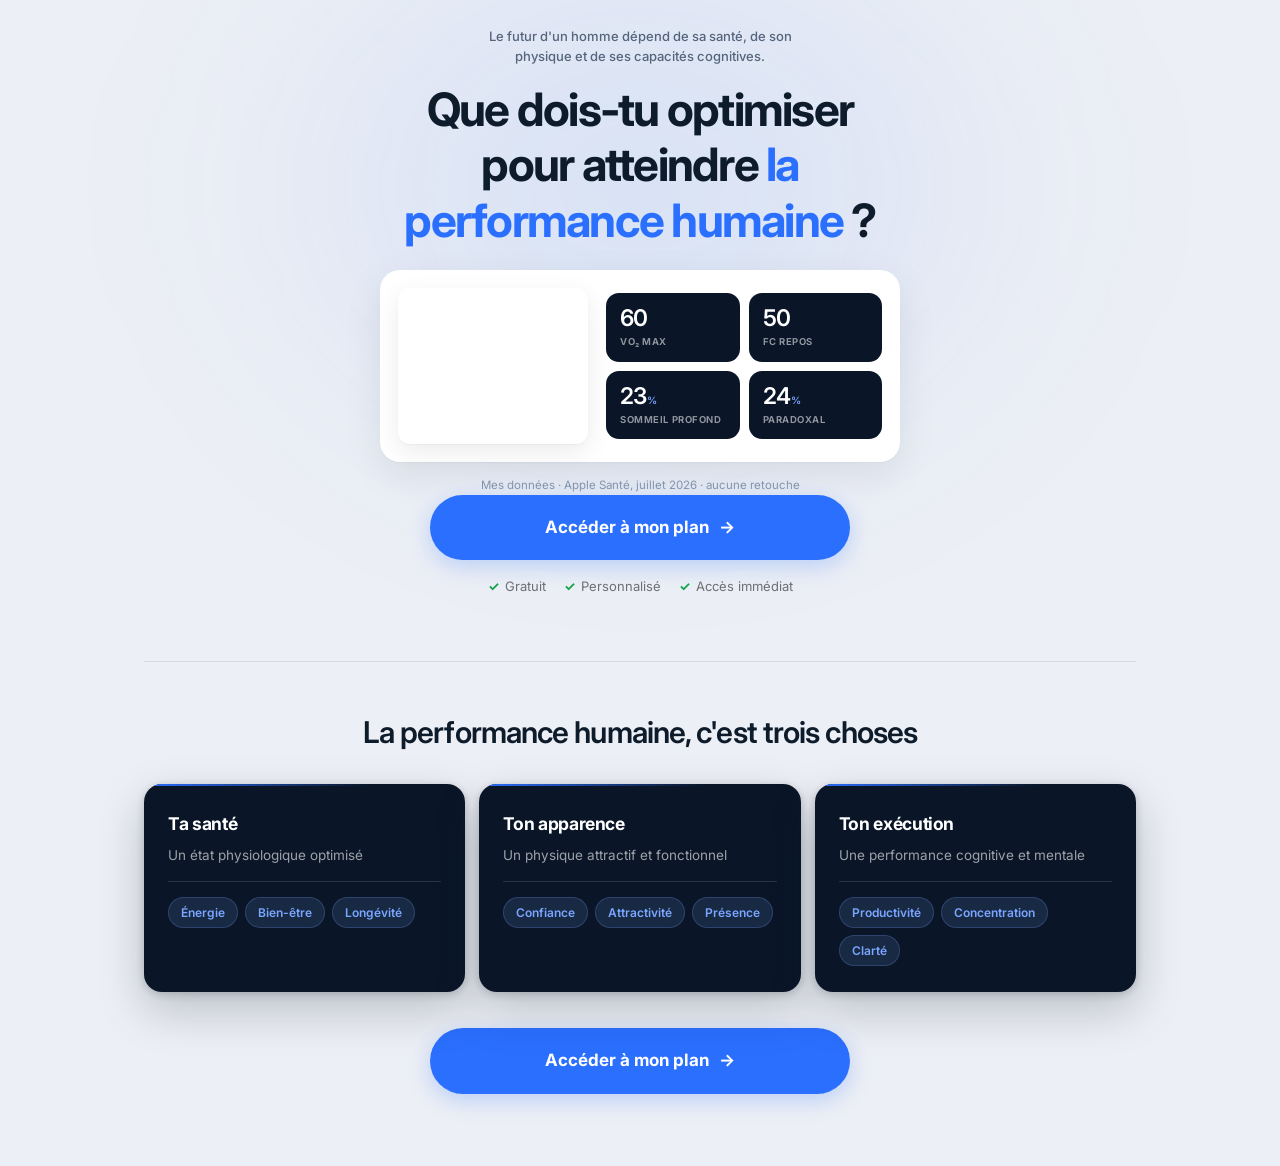
<file: index.html>
<!DOCTYPE html>
<html lang="fr">
<head>
<meta charset="UTF-8">
<meta name="viewport" content="width=device-width, initial-scale=1.0">
<title>Ton plan d'optimisation personnalisé | Florian Parietti</title>
<meta name="description" content="Quelles dimensions dois-tu optimiser pour atteindre ta meilleure version ? Physique, santé, mental, apparence. Plan gratuit, résultat immédiat.">
<link rel="preconnect" href="https://fonts.googleapis.com">
<link rel="preconnect" href="https://fonts.gstatic.com" crossorigin>
<link href="https://fonts.googleapis.com/css2?family=Inter:ital,wght@0,300;0,400;0,500;0,600;0,700;1,400&display=swap" rel="stylesheet">
<link rel="stylesheet" href="styles.css">
<link rel="preload" as="image" href="img/hero-face-m.webp" media="(max-width:700px)">
<link rel="preload" as="image" href="img/hero-face.webp" media="(min-width:701px)">
</head>
<body class="pure entry entry-long">

<main class="en-main">
  <div class="wrap">

    <p class="en-over">Le futur d'un homme dépend de sa santé, de son physique et de ses capacités cognitives.</p>

    <h1 class="en-h1">Que dois-tu optimiser pour atteindre <em>la performance humaine</em>&nbsp;?</h1>

    <div class="en-panel">
      <figure class="en-photo">
        <picture>
          <source media="(max-width:700px)" type="image/webp" srcset="img/hero-face-m.webp">
          <source media="(max-width:700px)" type="image/jpeg" srcset="img/hero-face-m.jpg">
          <source type="image/webp" srcset="img/hero-face.webp">
          <img src="img/hero-face.jpg" alt="Transformation physique 2020 → 2025"
               width="1836" height="1512" fetchpriority="high" decoding="async">
        </picture>
      </figure>
      <div class="en-stats">
        <div class="enst"><b>60</b><span>VO₂ max</span></div>
        <div class="enst"><b>50</b><span>FC repos</span></div>
        <div class="enst"><b>23<i>%</i></b><span>Sommeil profond</span></div>
        <div class="enst"><b>24<i>%</i></b><span>Paradoxal</span></div>
      </div>
    </div>
    <p class="en-note">Mes données · Apple Santé, juillet 2026 · aucune retouche</p>

    <a href="quiz.html" class="en-cta">Accéder à mon plan <span aria-hidden="true">→</span></a>
    <ul class="en-check"><li>Gratuit</li><li>Personnalisé</li><li>Accès immédiat</li></ul>

    <section class="en-def">
      <h2 class="end-ti">La performance humaine, c'est trois choses</h2>
      <div class="end-grid">
        <div class="endc">
          <div class="endc-k">Ta santé</div>
          <p class="endc-d">Un état physiologique optimisé</p>
          <ul><li>Énergie</li><li>Bien-être</li><li>Longévité</li></ul>
        </div>
        <div class="endc">
          <div class="endc-k">Ton apparence</div>
          <p class="endc-d">Un physique attractif et fonctionnel</p>
          <ul><li>Confiance</li><li>Attractivité</li><li>Présence</li></ul>
        </div>
        <div class="endc">
          <div class="endc-k">Ton exécution</div>
          <p class="endc-d">Une performance cognitive et mentale</p>
          <ul><li>Productivité</li><li>Concentration</li><li>Clarté</li></ul>
        </div>
      </div>
      <a href="quiz.html" class="en-cta en-cta2">Accéder à mon plan <span aria-hidden="true">→</span></a>
    </section>

  </div>
</main>

</body>
</html>
</file>
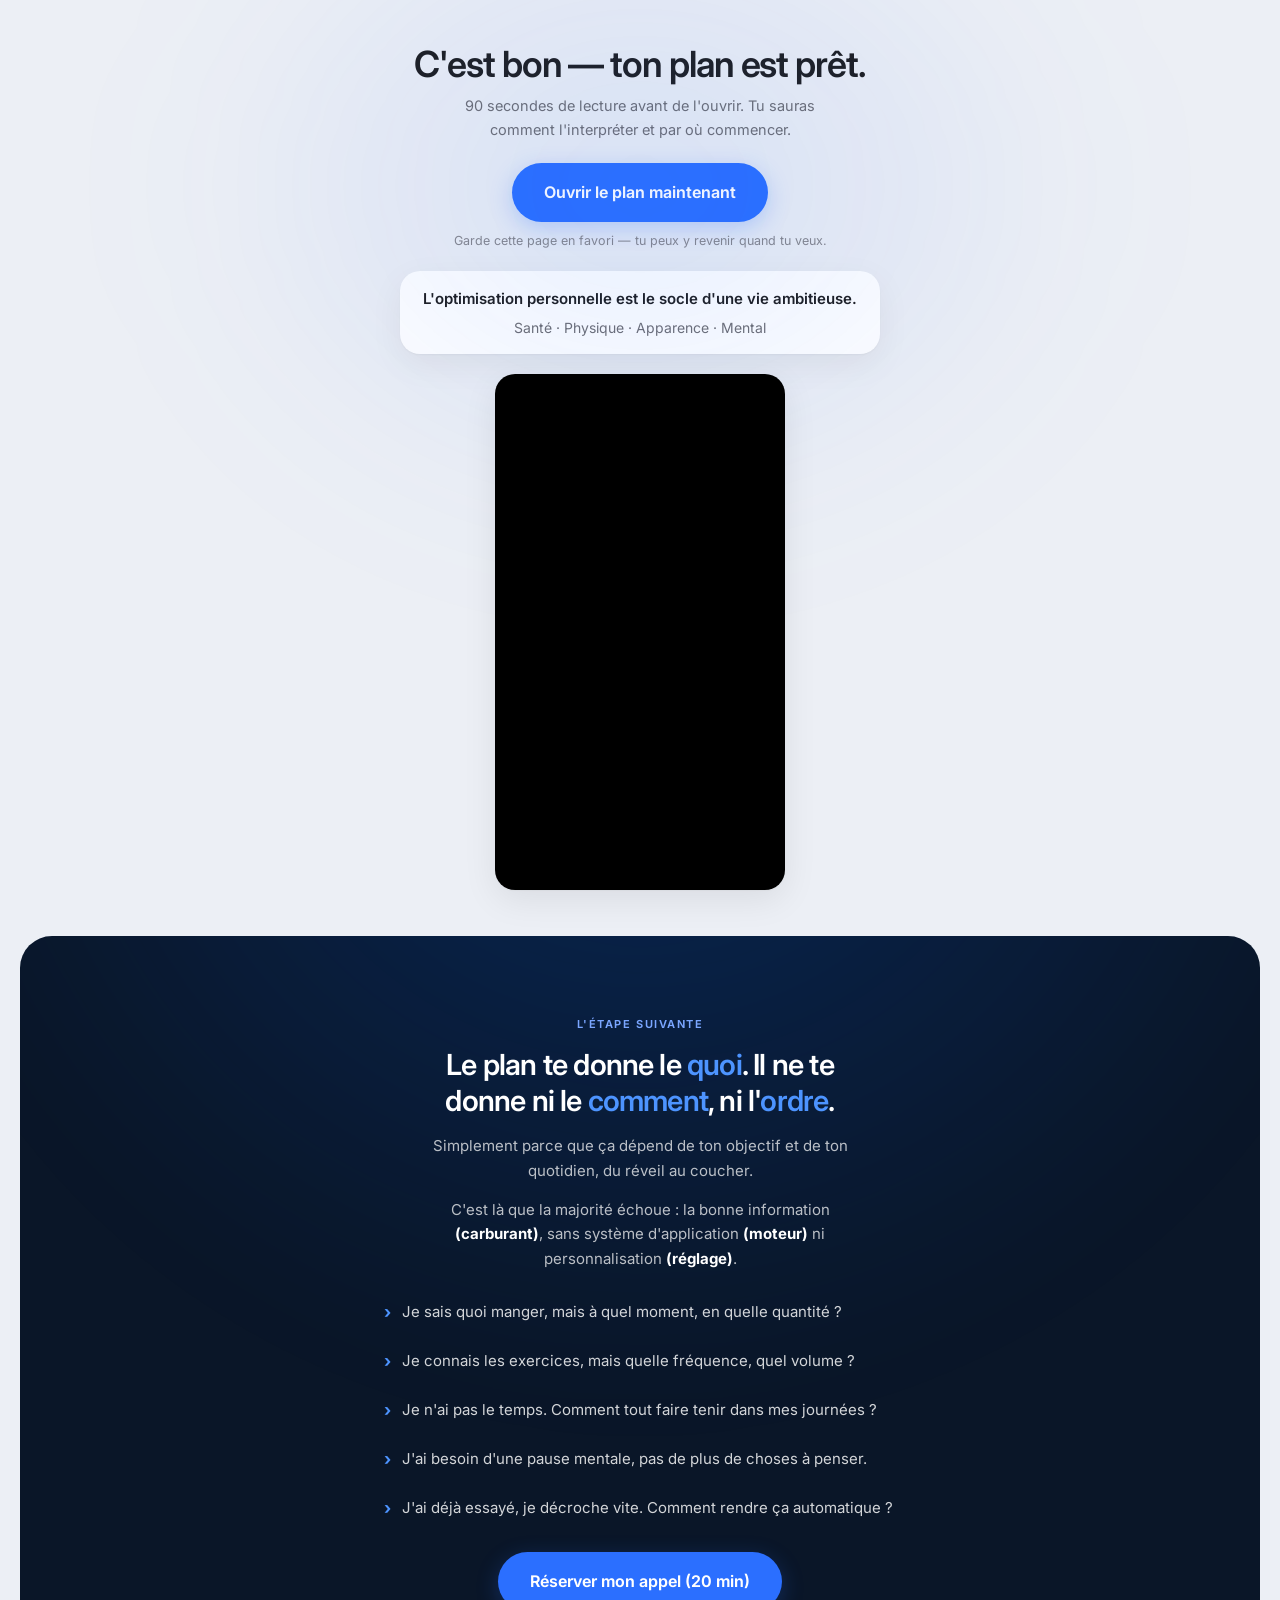
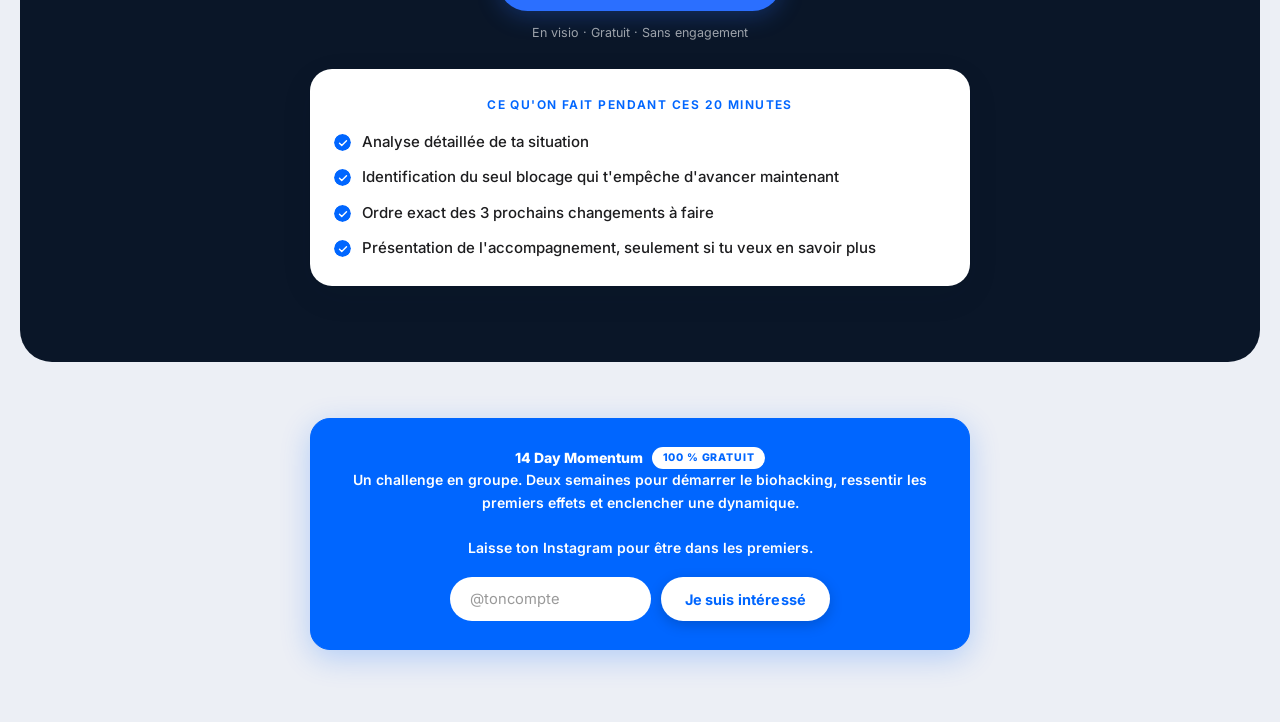
<file: merci.html>
<!DOCTYPE html>
<html lang="fr">
<head>
<meta charset="UTF-8">
<meta name="viewport" content="width=device-width, initial-scale=1.0">
<meta name="robots" content="noindex">
<title>Ton plan est prêt — Florian Parietti</title>
<link rel="preconnect" href="https://fonts.googleapis.com">
<link rel="preconnect" href="https://fonts.gstatic.com" crossorigin>
<link href="https://fonts.googleapis.com/css2?family=Inter:ital,wght@0,300;0,400;0,500;0,600;0,700;1,400&display=swap" rel="stylesheet">
<link rel="stylesheet" href="styles.css">
</head>
<body class="merci-light pure">

<!-- ═══ SECTION 1 — INTRO + PLAN + VIDÉO ═══ -->
<section class="m-sec m-sec-a rv">
  <div class="wrap">
    <div class="merci">
      <h1 class="merci-h1">C'est bon — ton plan est prêt.</h1>
      <p class="merci-sub">90 secondes de lecture avant de l'ouvrir. Tu sauras comment l'interpréter et par où commencer.</p>

      <a href="plan.html" class="cta-main">Ouvrir le plan maintenant</a>
      <p class="cta-micro">Garde cette page en favori — tu peux y revenir quand tu veux.</p>

      <div class="def-mini">
        <strong>L'optimisation personnelle est le socle d'une vie ambitieuse.</strong>
        Santé · Physique · Apparence · Mental
      </div>

      <div class="vid-box">
        <iframe src="https://www.youtube-nocookie.com/embed/sdbfGfz_cWg?rel=0&modestbranding=1&playsinline=1"
                title="Message de Florian" loading="lazy"
                allow="accelerometer; autoplay; clipboard-write; encrypted-media; gyroscope; picture-in-picture; web-share"
                allowfullscreen></iframe>
      </div>
    </div>
  </div>
</section>


<!-- ═══ SECTION 2 — L'ÉTAPE SUIVANTE ═══ -->
<section class="m-sec m-sec-b rv">
  <div class="wrap">
    <div class="merci">
      <div class="s2-ey" style="text-align:center">L'étape suivante</div>
      <h2 class="m-h2">Le plan te donne le <em>quoi</em>. Il ne te donne ni le <em>comment</em>, ni l'<em>ordre</em>.</h2>
      <p class="m-lead">Simplement parce que ça dépend de ton objectif et de ton quotidien, du réveil au coucher.</p>
      <p class="m-lead">C'est là que la majorité échoue : la bonne information <b>(carburant)</b>,
        sans système d'application <b>(moteur)</b> ni personnalisation <b>(réglage)</b>.</p>

      <ul class="wrong-order">
          <li>Je sais quoi manger, mais à quel moment, en quelle quantité ?</li>
          <li>Je connais les exercices, mais quelle fréquence, quel volume ?</li>
          <li>Je n'ai pas le temps. Comment tout faire tenir dans mes journées ?</li>
          <li>J'ai besoin d'une pause mentale, pas de plus de choses à penser.</li>
          <li>J'ai déjà essayé, je décroche vite. Comment rendre ça automatique ?</li>
        </ul>

      <div style="text-align:center;margin-top:32px">
        <a href="https://calendly.com/florian-parietti/30min" class="cta-main" target="_blank" rel="noopener">
          Réserver mon appel (20 min)
        </a>
        <p class="cta-micro">En visio · Gratuit · Sans engagement</p>
      </div>

      <div class="m-card m-card-light">
        <div class="call-ti">Ce qu'on fait pendant ces 20 minutes</div>
        <ul class="call-list">
          <li>Analyse détaillée de ta situation</li>
          <li>Identification du seul blocage qui t'empêche d'avancer maintenant</li>
          <li>Ordre exact des 3 prochains changements à faire</li>
          <li>Présentation de l'accompagnement, seulement si tu veux en savoir plus</li>
        </ul>
      </div>
    </div>
  </div>
</section>


<!-- ═══ SECTION 3 — 14 DAY MOMENTUM ═══ -->
<section class="m-sec m-sec-c rv">
  <div class="wrap">
    <div class="merci">
      <div class="ig-box">
        <p><strong>14 Day Momentum</strong><span class="free-tag">100 % gratuit</span><br>Un challenge en groupe. Deux semaines pour démarrer le biohacking, ressentir les premiers effets et enclencher une dynamique.<br><br>Laisse ton Instagram pour être dans les premiers.</p>
        <div class="ig-row">
          <input class="fi" type="text" id="insta" placeholder="@toncompte" autocomplete="off">
          <button type="button" id="ig-btn">Je suis intéressé</button>
        </div>
        <p id="ig-ok" style="display:none;margin-top:12px;font-size:13px">C'est noté. Tu seras dans les premiers prévenus.</p>
      </div>
    </div>
  </div>
</section>


<script>
const SU = "https://script.google.com/macros/s/AKfycbzn0xHdy_gdTVK5RfOhGaL3pI-vKQZ02wXCI2dZdYPxrKDcUjMPWI0hF8Wp6ML5O1fk/exec";

/* Prénom dans le titre */


/* Instagram optionnel */
document.getElementById('ig-btn').addEventListener('click', function () {
  const ig = document.getElementById('insta').value.trim();
  if (!ig) return;
  const params = new URLSearchParams({
    prenom: '',
    email: sessionStorage.getItem('fp_email') || '',
    instagram: ig,
    objectif_physique: '', objectif_sante: '', autre: '',
    date: new Date().toLocaleString('fr-BE'),
    statut: '14 Day Momentum'
  });
  const f = document.createElement('iframe');
  f.style.display = 'none';
  f.src = SU + '?' + params.toString();
  document.body.appendChild(f);
  this.disabled = true;
  document.getElementById('ig-ok').style.display = 'block';
});
</script>


<script>
(function(){
  var io=new IntersectionObserver(function(es){
    es.forEach(function(e){ if(e.isIntersecting){ e.target.classList.add('in'); io.unobserve(e.target);} });
  },{threshold:.12,rootMargin:'0px 0px -60px 0px'});
  document.querySelectorAll('.rv,.stagger').forEach(function(el){io.observe(el);});
})();
</script>
</body>
</html>
</file>
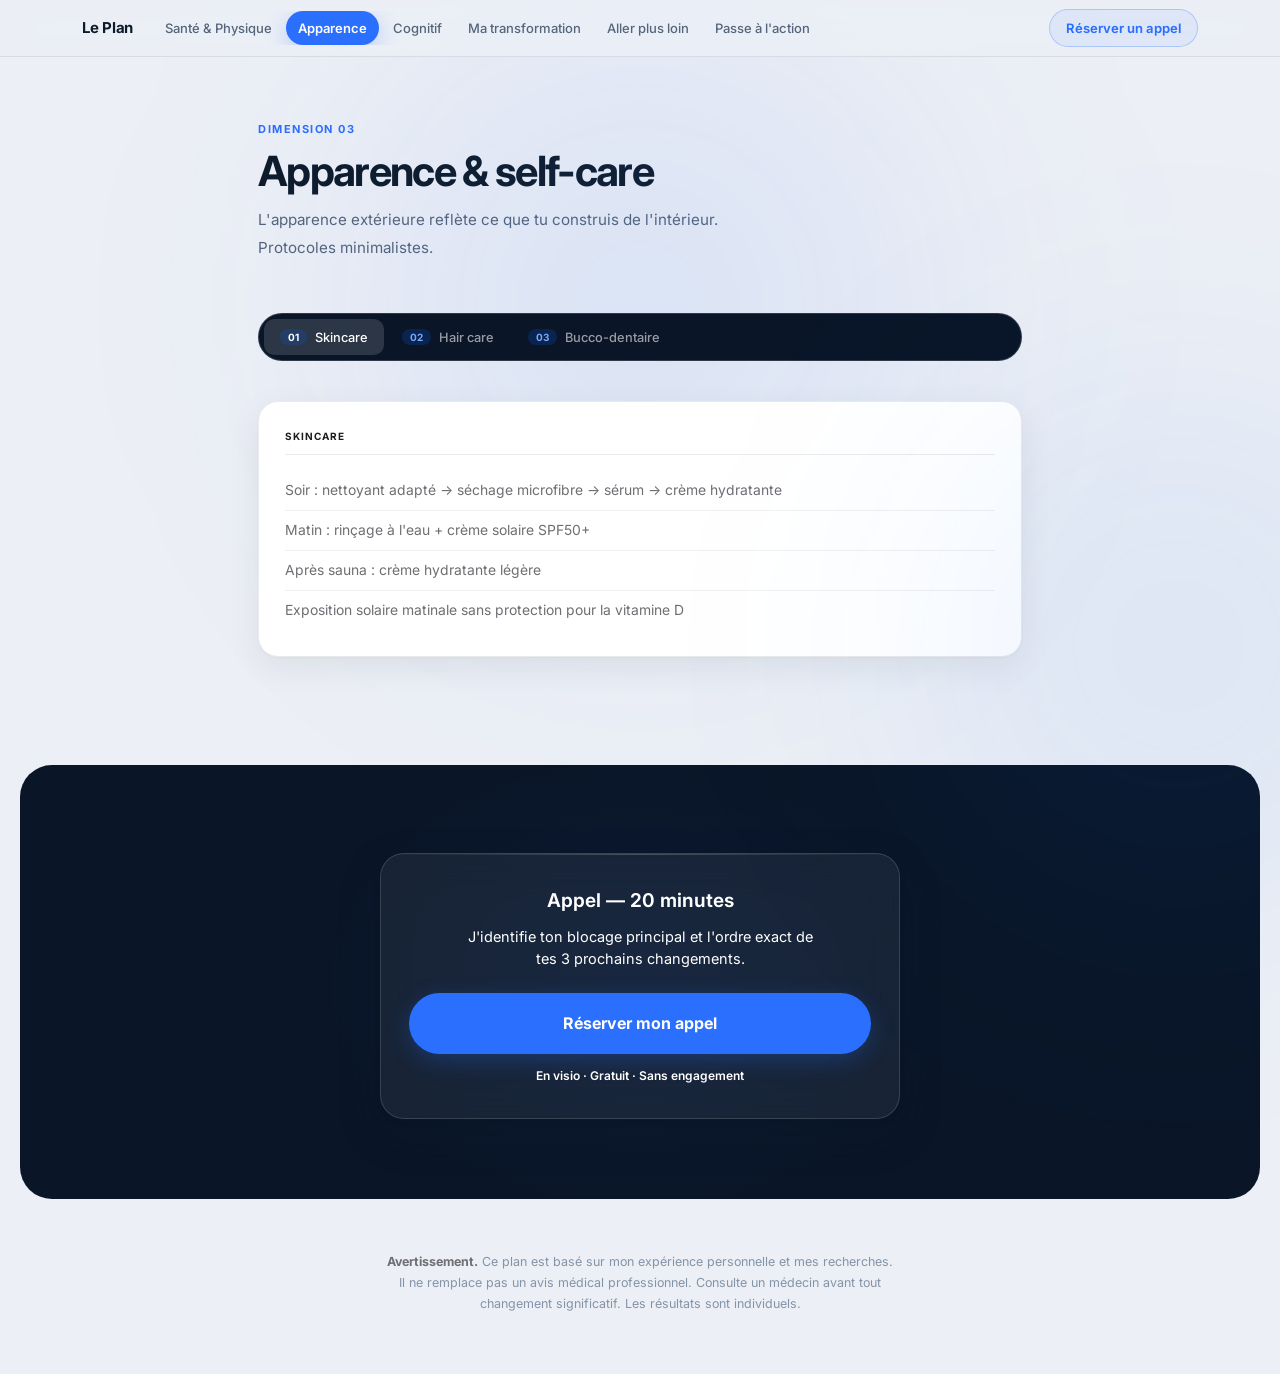
<file: plan-apparence.html>
<!DOCTYPE html>
<html lang="fr">
<head>
<meta charset="UTF-8">
<meta name="viewport" content="width=device-width, initial-scale=1.0">
<meta name="robots" content="noindex">
<title>Apparence & self-care — Florian Parietti</title>
<link rel="preconnect" href="https://fonts.googleapis.com">
<link rel="preconnect" href="https://fonts.gstatic.com" crossorigin>
<link href="https://fonts.googleapis.com/css2?family=Inter:ital,wght@0,300;0,400;0,500;0,600;0,700;1,400&display=swap" rel="stylesheet">
<link rel="stylesheet" href="styles.css">
</head>
<body class="plan-light">

<header class="plan-nav">
  <div class="pn-inner">
    <a href="plan.html" class="pn-logo">Le Plan</a>
    <nav class="pn-links">
      <a href="plan.html" class="pn-link">Santé &amp; Physique</a>
      <a href="plan-apparence.html" class="pn-link active">Apparence</a>
      <a href="plan-cognitif.html" class="pn-link">Cognitif</a>
      <a href="plan-transformation.html" class="pn-link">Ma transformation</a>
      <a href="plan-bloodwork.html" class="pn-link">Aller plus loin</a>
      <a href="plan-outils.html" class="pn-link">Passe à l'action</a>
    </nav>
    <a href="https://calendly.com/florian-parietti/30min" target="_blank" rel="noopener" class="pn-cta">Réserver un appel</a>
  </div>
</header>

<main class="plan-main">
<section class="sec" id="s-care">
  <div class="wrap">
    <div class="s-ey reveal">Dimension 03</div>
    <h2 class="s-ti reveal d1">Apparence &amp; self-care</h2>
    <p class="s-de reveal d2">L'apparence extérieure reflète ce que tu construis de l'intérieur. Protocoles minimalistes.</p>
    <div class="pnav reveal d2">
      <button class="pbtn active" onclick="sp(event,'skin')"><span class="pbtn-n">01</span>Skincare</button>
      <button class="pbtn" onclick="sp(event,'hair')"><span class="pbtn-n">02</span>Hair care</button>
      <button class="pbtn" onclick="sp(event,'oral')"><span class="pbtn-n">03</span>Bucco-dentaire</button>
    </div>

    <div class="pp active" id="p-skin">
      <div class="card-dark"><div class="ch-dark">Skincare</div><ul><li><span>Soir : nettoyant adapté → séchage microfibre → sérum → crème hydratante</span></li><li><span>Matin : rinçage à l'eau + crème solaire SPF50+</span></li><li><span>Après sauna : crème hydratante légère</span></li><li><span>Exposition solaire matinale sans protection pour la vitamine D</span></li></ul></div>
    </div>

    <div class="pp" id="p-hair">
      <div class="card-dark"><div class="ch-dark">Hair care</div><ul><li><span>Shampoing sans sulfates tous les 3–4 jours</span></li><li><span>Séchage microfibre — sèche-cheveux rarement</span></li><li><span>Produit coiffant naturel à base aqueuse</span></li><li><span>Nutrition capillaire : protéines, Oméga-3, Zinc, Biotine, Vitamines C/D/E</span></li></ul></div>
    </div>

    <div class="pp" id="p-oral">
      <div class="card-dark"><div class="ch-dark">Bucco-dentaire</div><ul><li><span>Matin & soir : hydropulseur ou jet dentaire</span></li><li><span>Soie dentaire</span></li><li><span>Brosse électrique à poils souples</span></li><li><span>Gratte-langue (occasionnel)</span></li><li><span>Dentiste 2×/an minimum</span></li></ul></div>
    </div>
  </div>
</section>

<section class="ctaf ctaf-light" id="s-bilan">
  <div class="wrap">
    <div class="ctab reveal">
      <div class="ctab-ti">Appel — 20 minutes</div>
      <p class="ctab-su">J'identifie ton blocage principal et l'ordre exact de tes 3 prochains changements.</p>
      <a href="https://calendly.com/florian-parietti/30min" class="ctab-btn" target="_blank" rel="noopener">Réserver mon appel</a>
      <p class="ctab-no">En visio · Gratuit · Sans engagement</p>
    </div>
  </div>
</section>
</main>

<div class="disc">
  <div class="wrap"><p><strong>Avertissement.</strong> Ce plan est basé sur mon expérience personnelle et mes recherches. Il ne remplace pas un avis médical professionnel. Consulte un médecin avant tout changement significatif. Les résultats sont individuels.</p></div>
</div>

<script>
const io = new IntersectionObserver(e => {
  e.forEach(x => { if (x.isIntersecting) { x.target.classList.add('on'); io.unobserve(x.target); } });
}, { threshold: .1 });
document.querySelectorAll('.reveal').forEach(el => io.observe(el));

function sp(e, id) {
  var sec = e.currentTarget.closest('section');
  sec.querySelectorAll('.pbtn').forEach(b => b.classList.remove('active'));
  sec.querySelectorAll('.pp').forEach(p => p.classList.remove('active'));
  e.currentTarget.classList.add('active');
  var t = document.getElementById('p-' + id);
  if (t) t.classList.add('active');
}
</script>


<script>
(function(){
  var nav=document.querySelector('.pn-links');
  var act=document.querySelector('.pn-link.active');
  if(nav&&act){
    var target = act.offsetLeft - (nav.clientWidth/2) + (act.clientWidth/2);
    nav.scrollLeft = Math.max(0, target);
  }
})();
</script>
</body>
</html>
</file>
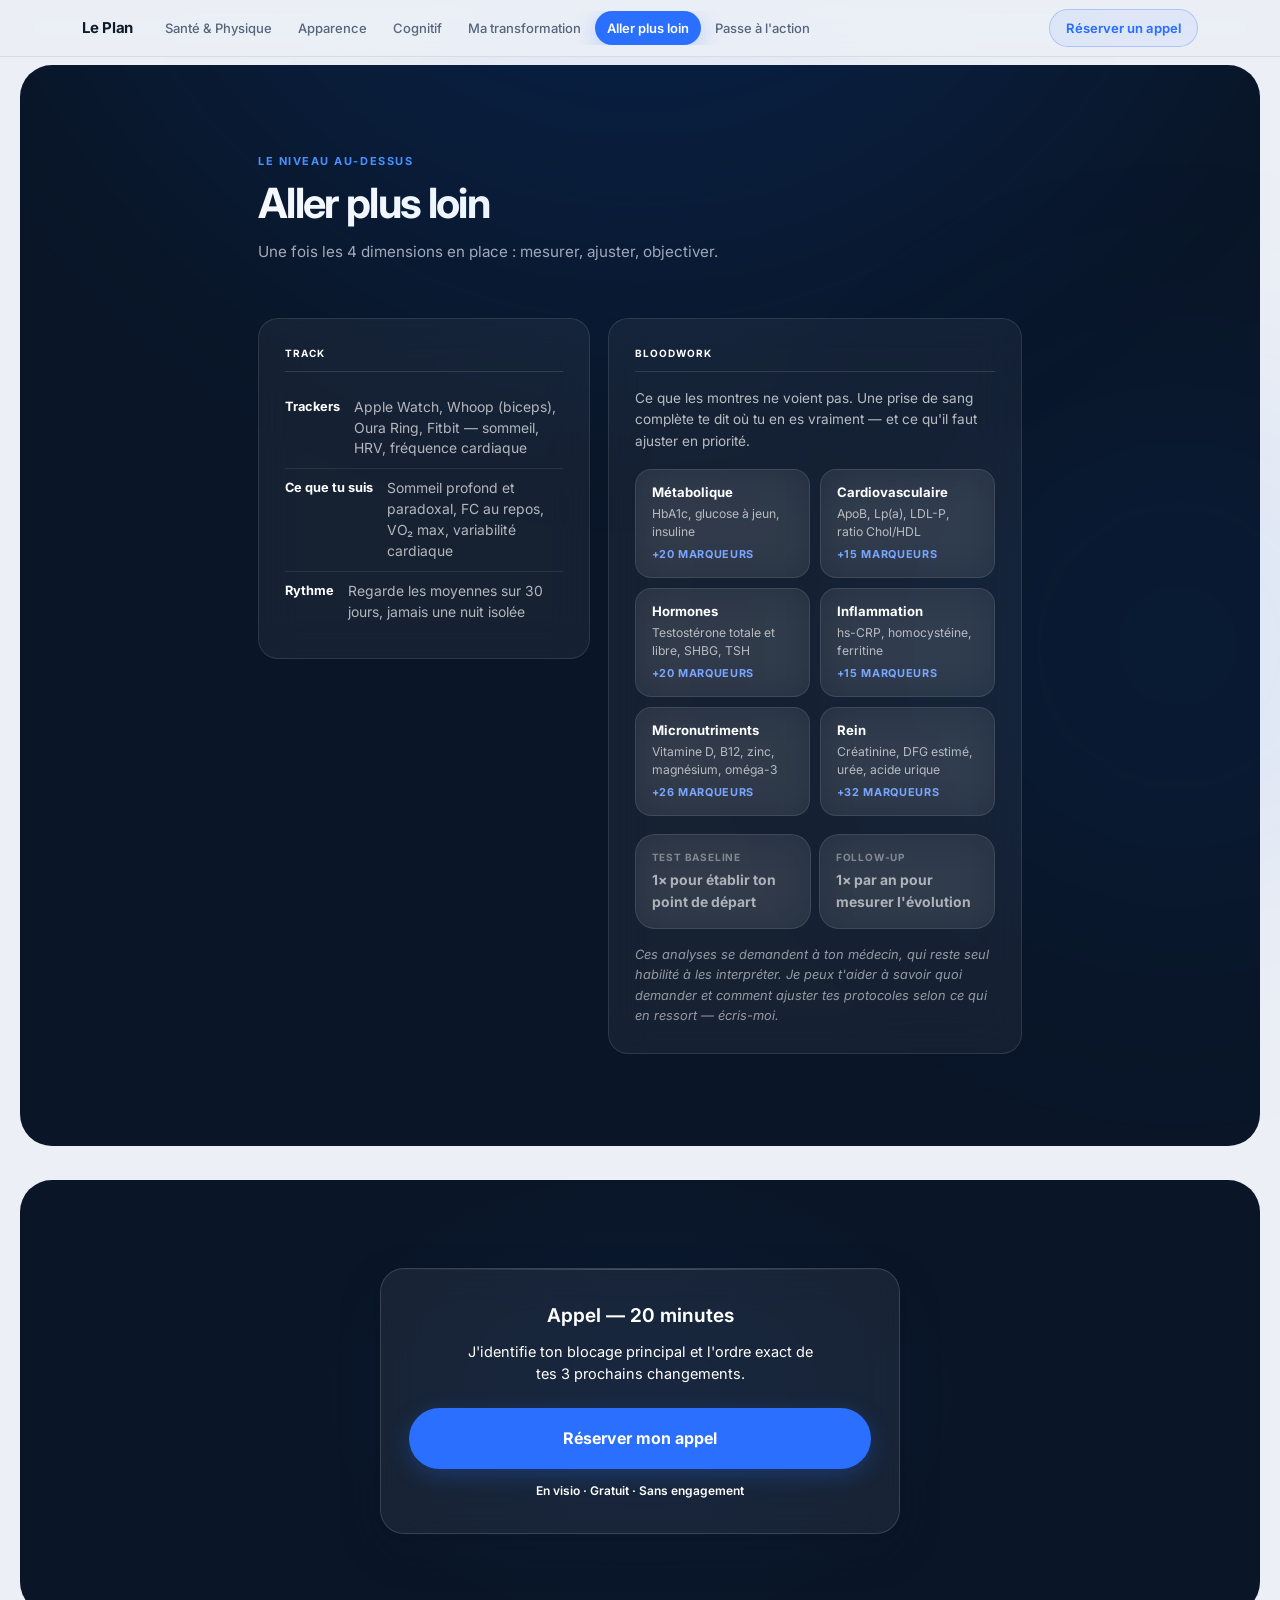
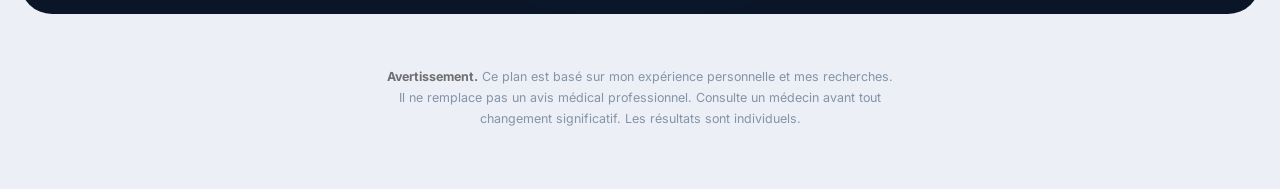
<file: plan-bloodwork.html>
<!DOCTYPE html>
<html lang="fr">
<head>
<meta charset="UTF-8">
<meta name="viewport" content="width=device-width, initial-scale=1.0">
<meta name="robots" content="noindex">
<title>Aller plus loin — Florian Parietti</title>
<link rel="preconnect" href="https://fonts.googleapis.com">
<link rel="preconnect" href="https://fonts.gstatic.com" crossorigin>
<link href="https://fonts.googleapis.com/css2?family=Inter:ital,wght@0,300;0,400;0,500;0,600;0,700;1,400&display=swap" rel="stylesheet">
<link rel="stylesheet" href="styles.css">
</head>
<body class="plan-light">

<header class="plan-nav">
  <div class="pn-inner">
    <a href="plan.html" class="pn-logo">Le Plan</a>
    <nav class="pn-links">
      <a href="plan.html" class="pn-link">Santé &amp; Physique</a>
      <a href="plan-apparence.html" class="pn-link">Apparence</a>
      <a href="plan-cognitif.html" class="pn-link">Cognitif</a>
      <a href="plan-transformation.html" class="pn-link">Ma transformation</a>
      <a href="plan-bloodwork.html" class="pn-link active">Aller plus loin</a>
      <a href="plan-outils.html" class="pn-link">Passe à l'action</a>
    </nav>
    <a href="https://calendly.com/florian-parietti/30min" target="_blank" rel="noopener" class="pn-cta">Réserver un appel</a>
  </div>
</header>

<main class="plan-main">
<section class="sec sec-gray" id="s-plus">
  <div class="wrap">
    <div class="s-ey s-ey-w reveal">Le niveau au-dessus</div>
    <h2 class="s-ti reveal d1">Aller plus loin</h2>
    <p class="s-de reveal d2">Une fois les 4 dimensions en place : mesurer, ajuster, objectiver.</p>

    <div class="care-grid">

      <div class="card-dark card-white reveal d2">
        <div class="ch-dark">Track</div>
        <ul>
          <li><strong>Trackers</strong><span>Apple Watch, Whoop (biceps), Oura Ring, Fitbit — sommeil, HRV, fréquence cardiaque</span></li>
          <li><strong>Ce que tu suis</strong><span>Sommeil profond et paradoxal, FC au repos, VO₂ max, variabilité cardiaque</span></li>
          <li><strong>Rythme</strong><span>Regarde les moyennes sur 30 jours, jamais une nuit isolée</span></li>
        </ul>
      </div>

      <div class="card-dark reveal d3">
        <div class="ch-dark">Bloodwork</div>
        <p class="bw-intro" style="font-size:.85rem;line-height:1.6;margin-bottom:16px">
          Ce que les montres ne voient pas. Une prise de sang complète te dit où tu en es vraiment —
          et ce qu'il faut ajuster en priorité.
        </p>
        <div class="bw-grid">
          <div class="bw"><div class="bw-t">Métabolique</div><div class="bw-d">HbA1c, glucose à jeun, insuline</div><div class="bw-n">+20 marqueurs</div></div>
          <div class="bw"><div class="bw-t">Cardiovasculaire</div><div class="bw-d">ApoB, Lp(a), LDL-P, ratio Chol/HDL</div><div class="bw-n">+15 marqueurs</div></div>
          <div class="bw"><div class="bw-t">Hormones</div><div class="bw-d">Testostérone totale et libre, SHBG, TSH</div><div class="bw-n">+20 marqueurs</div></div>
          <div class="bw"><div class="bw-t">Inflammation</div><div class="bw-d">hs-CRP, homocystéine, ferritine</div><div class="bw-n">+15 marqueurs</div></div>
          <div class="bw"><div class="bw-t">Micronutriments</div><div class="bw-d">Vitamine D, B12, zinc, magnésium, oméga-3</div><div class="bw-n">+26 marqueurs</div></div>
          <div class="bw"><div class="bw-t">Rein</div><div class="bw-d">Créatinine, DFG estimé, urée, acide urique</div><div class="bw-n">+32 marqueurs</div></div>
        </div>
        <div class="sg" style="margin-top:18px">
          <div class="sd"><div class="sdn">Test baseline</div><div class="sdf">1× pour établir ton point de départ</div></div>
          <div class="sd"><div class="sdn">Follow-up</div><div class="sdf">1× par an pour mesurer l'évolution</div></div>
        </div>
        <p class="bw-note" style="font-size:.8rem;line-height:1.6;margin-top:16px;font-style:italic">
          Ces analyses se demandent à ton médecin, qui reste seul habilité à les interpréter.
          Je peux t'aider à savoir quoi demander et comment ajuster tes protocoles selon ce qui en ressort — écris-moi.
        </p>
      </div>

    </div>
  </div>
</section>

<section class="ctaf ctaf-light" id="s-bilan">
  <div class="wrap">
    <div class="ctab reveal">
      <div class="ctab-ti">Appel — 20 minutes</div>
      <p class="ctab-su">J'identifie ton blocage principal et l'ordre exact de tes 3 prochains changements.</p>
      <a href="https://calendly.com/florian-parietti/30min" class="ctab-btn" target="_blank" rel="noopener">Réserver mon appel</a>
      <p class="ctab-no">En visio · Gratuit · Sans engagement</p>
    </div>
  </div>
</section>
</main>

<div class="disc">
  <div class="wrap"><p><strong>Avertissement.</strong> Ce plan est basé sur mon expérience personnelle et mes recherches. Il ne remplace pas un avis médical professionnel. Consulte un médecin avant tout changement significatif. Les résultats sont individuels.</p></div>
</div>

<script>
const io = new IntersectionObserver(e => {
  e.forEach(x => { if (x.isIntersecting) { x.target.classList.add('on'); io.unobserve(x.target); } });
}, { threshold: .1 });
document.querySelectorAll('.reveal').forEach(el => io.observe(el));

function sp(e, id) {
  var sec = e.currentTarget.closest('section');
  sec.querySelectorAll('.pbtn').forEach(b => b.classList.remove('active'));
  sec.querySelectorAll('.pp').forEach(p => p.classList.remove('active'));
  e.currentTarget.classList.add('active');
  var t = document.getElementById('p-' + id);
  if (t) t.classList.add('active');
}
</script>


<script>
(function(){
  var nav=document.querySelector('.pn-links');
  var act=document.querySelector('.pn-link.active');
  if(nav&&act){
    var target = act.offsetLeft - (nav.clientWidth/2) + (act.clientWidth/2);
    nav.scrollLeft = Math.max(0, target);
  }
})();
</script>
</body>
</html>
</file>
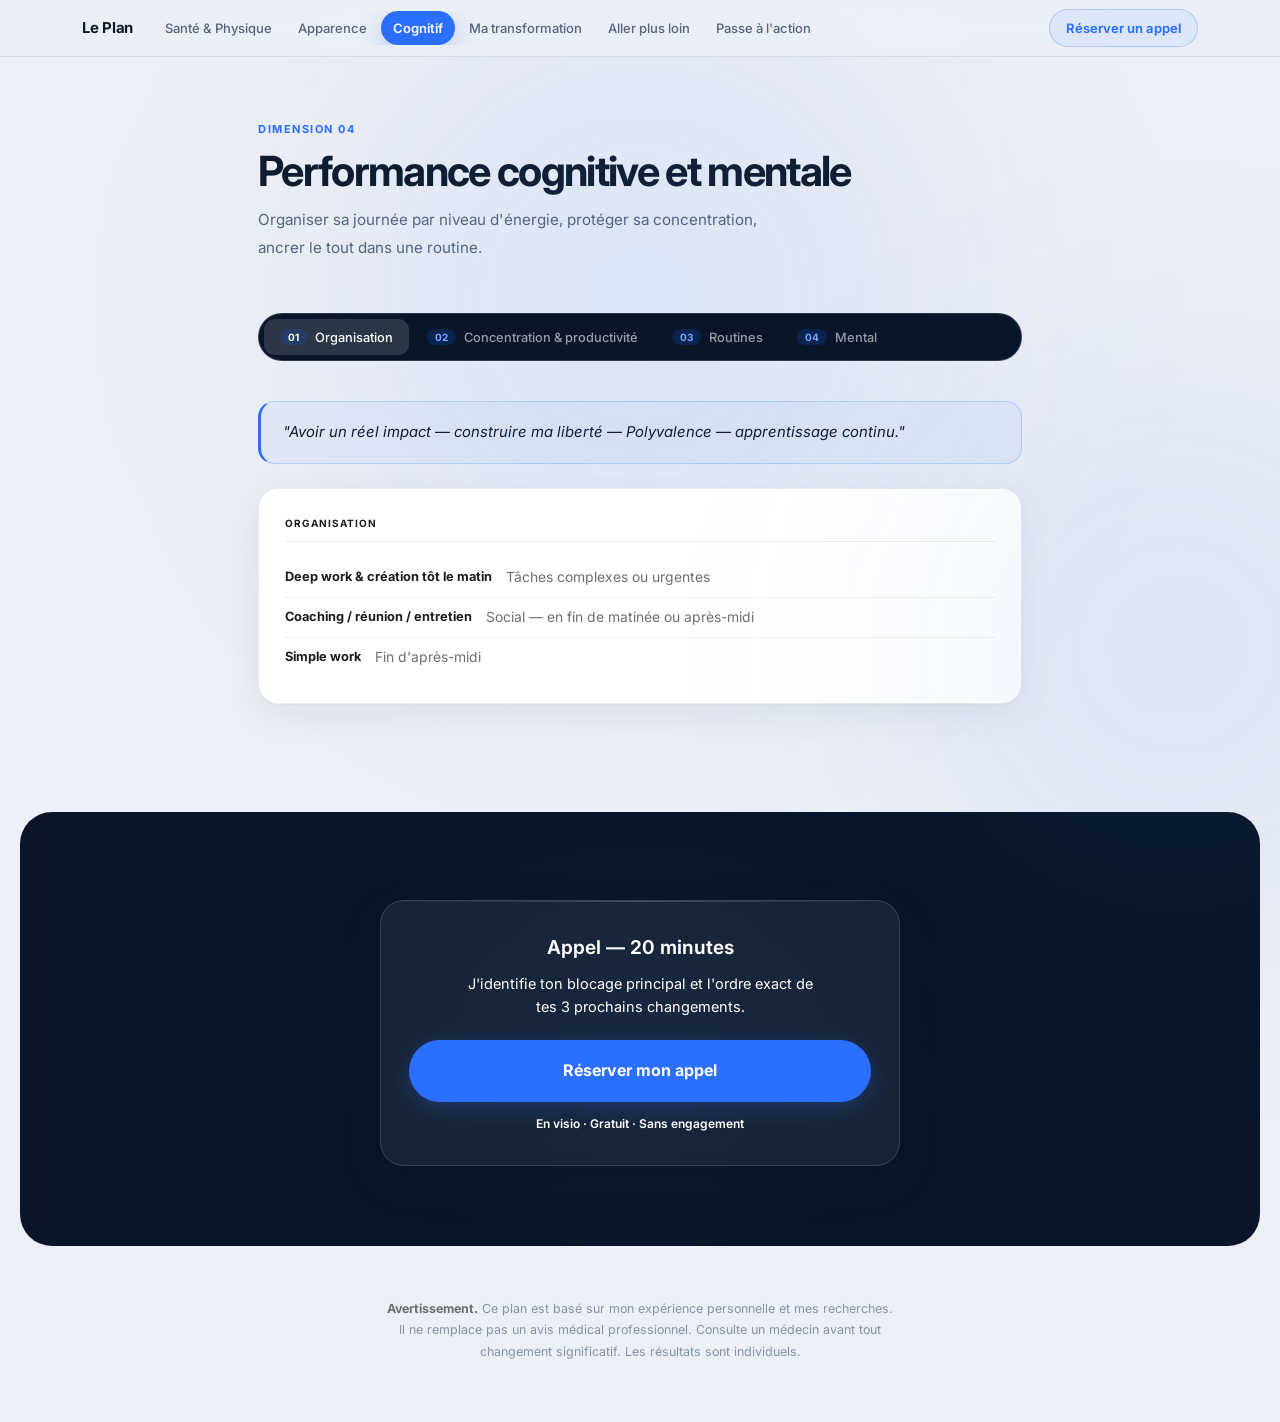
<file: plan-cognitif.html>
<!DOCTYPE html>
<html lang="fr">
<head>
<meta charset="UTF-8">
<meta name="viewport" content="width=device-width, initial-scale=1.0">
<meta name="robots" content="noindex">
<title>Performance cognitive et mentale — Florian Parietti</title>
<link rel="preconnect" href="https://fonts.googleapis.com">
<link rel="preconnect" href="https://fonts.gstatic.com" crossorigin>
<link href="https://fonts.googleapis.com/css2?family=Inter:ital,wght@0,300;0,400;0,500;0,600;0,700;1,400&display=swap" rel="stylesheet">
<link rel="stylesheet" href="styles.css">
</head>
<body class="plan-light">

<header class="plan-nav">
  <div class="pn-inner">
    <a href="plan.html" class="pn-logo">Le Plan</a>
    <nav class="pn-links">
      <a href="plan.html" class="pn-link">Santé &amp; Physique</a>
      <a href="plan-apparence.html" class="pn-link">Apparence</a>
      <a href="plan-cognitif.html" class="pn-link active">Cognitif</a>
      <a href="plan-transformation.html" class="pn-link">Ma transformation</a>
      <a href="plan-bloodwork.html" class="pn-link">Aller plus loin</a>
      <a href="plan-outils.html" class="pn-link">Passe à l'action</a>
    </nav>
    <a href="https://calendly.com/florian-parietti/30min" target="_blank" rel="noopener" class="pn-cta">Réserver un appel</a>
  </div>
</header>

<main class="plan-main">
<section class="sec" id="s-cognitif">
  <div class="wrap">
    <div class="s-ey s-ey-w reveal">Dimension 04</div>
    <h2 class="s-ti reveal d1">Performance cognitive et mentale</h2>
    <p class="s-de reveal d2">Organiser sa journée par niveau d'énergie, protéger sa concentration, ancrer le tout dans une routine.</p>

    <div class="pnav reveal d2" id="ctabs">
      <button class="pbtn active" onclick="sp(event,'organisation')"><span class="pbtn-n">01</span>Organisation</button>
      <button class="pbtn" onclick="sp(event,'focus')"><span class="pbtn-n">02</span>Concentration &amp; productivité</button>
      <button class="pbtn" onclick="sp(event,'routines')"><span class="pbtn-n">03</span>Routines</button>
      <button class="pbtn" onclick="sp(event,'mental')"><span class="pbtn-n">04</span>Mental</button>
    </div>

    <div class="pp active" id="p-organisation">
      <div class="quote">"Avoir un réel impact — construire ma liberté — Polyvalence — apprentissage continu."</div>
      <div class="card-dark"><div class="ch-dark">Organisation</div><ul>
        <li><strong>Deep work & création tôt le matin</strong><span>Tâches complexes ou urgentes</span></li>
        <li><strong>Coaching / réunion / entretien</strong><span>Social — en fin de matinée ou après-midi</span></li>
        <li><strong>Simple work</strong><span>Fin d'après-midi</span></li>
      </ul></div>
    </div>

    <div class="pp" id="p-focus">
      <div class="card-dark"><div class="ch-dark">Concentration &amp; productivité</div><ul>
        <li><strong>Environnement</strong><span>Seul — silence ou bruit blanc — mode ne pas déranger</span></li>
        <li><strong>Timer</strong><span>45 minutes (micro pauses actives) — 1h30 (pauses actives)</span></li>
        <li><strong>Setup</strong><span>Bureau réglable — écran surélevé — souris verticale — hydratation — luminosité élevée — caféine + L-théanine (optionnel)</span></li>
      </ul></div>
    </div>

    <div class="pp" id="p-routines">
      <p class="s-de" style="margin-bottom:22px"><strong>Exemple personnel.</strong> Ma journée type, conçue pour réguler le rythme circadien, maintenir une énergie et une productivité élevées, et maximiser la qualité du sommeil. À adapter à tes horaires — c'est la structure qui compte, pas les heures exactes.</p>
      <div class="reveal d3"><div class="rout">
      <div class="rr"><div class="rt">5h00</div><div class="rd"><strong>Éveil circadien</strong> — Hydratation + minéraux, luminothérapie, mobilisation et marche, respiration</div></div>
      <div class="rr"><div class="rt">5h30</div><div class="rd"><strong>Petit déjeuner</strong> — Protéines + bonnes graisses + myrtilles ou fruits rouges</div></div>
      <div class="rr"><div class="rt">6h00</div><div class="rd"><strong>Deep work 1</strong> — Tâches complexes et primordiales. Sans téléphone au préalable. Pièce lumineuse.</div></div>
      <div class="rr"><div class="rt">7h30</div><div class="rd">Pause active — marche, mobilisation, exposition soleil<br><strong>Deep work 2</strong></div></div>
      <div class="rr"><div class="rt">9h15</div><div class="rd"><strong>Deep work 3</strong></div></div>
      <div class="rr"><div class="rt">11h00</div><div class="rd">Marche dehors — <strong>stop caféine</strong><br>Session professionnelle</div></div>
      <div class="rr"><div class="rt">12h00</div><div class="rd"><strong>Déjeuner</strong> — Protéines ++ · Glucides complexes ++ · Lipides +<br>Session professionnelle</div></div>
      <div class="rr"><div class="rt">14h30</div><div class="rd"><strong>Entraînement + Sauna</strong> — Pré-workout : glucides simples</div></div>
      <div class="rr"><div class="rt">16h15</div><div class="rd">Post-workout protéiné (optionnel) + tâche simple ou session professionnelle</div></div>
      <div class="rr"><div class="rt">18h30</div><div class="rd"><strong>Dîner — dernier repas</strong> — Protéines ++ · Lipides + · Glucides complexes +<br>Tâche simple et suivi</div></div>
      <div class="rr"><div class="rt">19h30</div><div class="rd">Lunettes anti-lumière bleue · Préparation du lendemain — suivi</div></div>
      <div class="rr"><div class="rt">20h30</div><div class="rd"><strong>Isolement numérique</strong> — Lumière tamisée ou rouge · Relax ou moment social</div></div>
      <div class="rr"><div class="rt">21h00</div><div class="rd">Préparation au sommeil — zéro stimulation, obscurité, 18–21°C, calme absolu</div></div>
      <div class="rr"><div class="rt">21h30</div><div class="rd"><strong>Début du premier cycle de sommeil</strong></div></div>
    </div>
    <p class="rout-note">C'est une journée type. Elle varie selon ma programmation, ma charge de travail et les imprévus.</p></div>
    
    <div class="pp" id="p-mental">
      <div class="quote">"Le mental ne se décrète pas. Il se construit par l'exposition, la répétition et les bonnes sources."</div>
      <div class="card-dark"><div class="ch-dark">Mental</div><ul>
        <li><strong>Accompagnement</strong><span>Le coaching — avoir quelqu'un qui voit ce que tu ne vois pas</span></li>
        <li><strong>Sources</strong><span>Livres, podcasts — s'exposer aux bonnes idées, régulièrement</span></li>
        <li><strong>Expérience</strong><span>L'action répétée — c'est elle qui ancre, pas la théorie</span></li>
        <li><strong>Déclic</strong><span>Le moment où ça bascule — il arrive plus vite quand les trois premiers sont en place</span></li>
      </ul></div>
    </div>
</div>
  </div>
</section>

<section class="ctaf ctaf-light" id="s-bilan">
  <div class="wrap">
    <div class="ctab reveal">
      <div class="ctab-ti">Appel — 20 minutes</div>
      <p class="ctab-su">J'identifie ton blocage principal et l'ordre exact de tes 3 prochains changements.</p>
      <a href="https://calendly.com/florian-parietti/30min" class="ctab-btn" target="_blank" rel="noopener">Réserver mon appel</a>
      <p class="ctab-no">En visio · Gratuit · Sans engagement</p>
    </div>
  </div>
</section>
</main>

<div class="disc">
  <div class="wrap"><p><strong>Avertissement.</strong> Ce plan est basé sur mon expérience personnelle et mes recherches. Il ne remplace pas un avis médical professionnel. Consulte un médecin avant tout changement significatif. Les résultats sont individuels.</p></div>
</div>

<script>
const io = new IntersectionObserver(e => {
  e.forEach(x => { if (x.isIntersecting) { x.target.classList.add('on'); io.unobserve(x.target); } });
}, { threshold: .1 });
document.querySelectorAll('.reveal').forEach(el => io.observe(el));

function sp(e, id) {
  var sec = e.currentTarget.closest('section');
  sec.querySelectorAll('.pbtn').forEach(b => b.classList.remove('active'));
  sec.querySelectorAll('.pp').forEach(p => p.classList.remove('active'));
  e.currentTarget.classList.add('active');
  var t = document.getElementById('p-' + id);
  if (t) t.classList.add('active');
}
</script>


<script>
(function(){
  var nav=document.querySelector('.pn-links');
  var act=document.querySelector('.pn-link.active');
  if(nav&&act){
    var target = act.offsetLeft - (nav.clientWidth/2) + (act.clientWidth/2);
    nav.scrollLeft = Math.max(0, target);
  }
})();
</script>
</body>
</html>
</file>
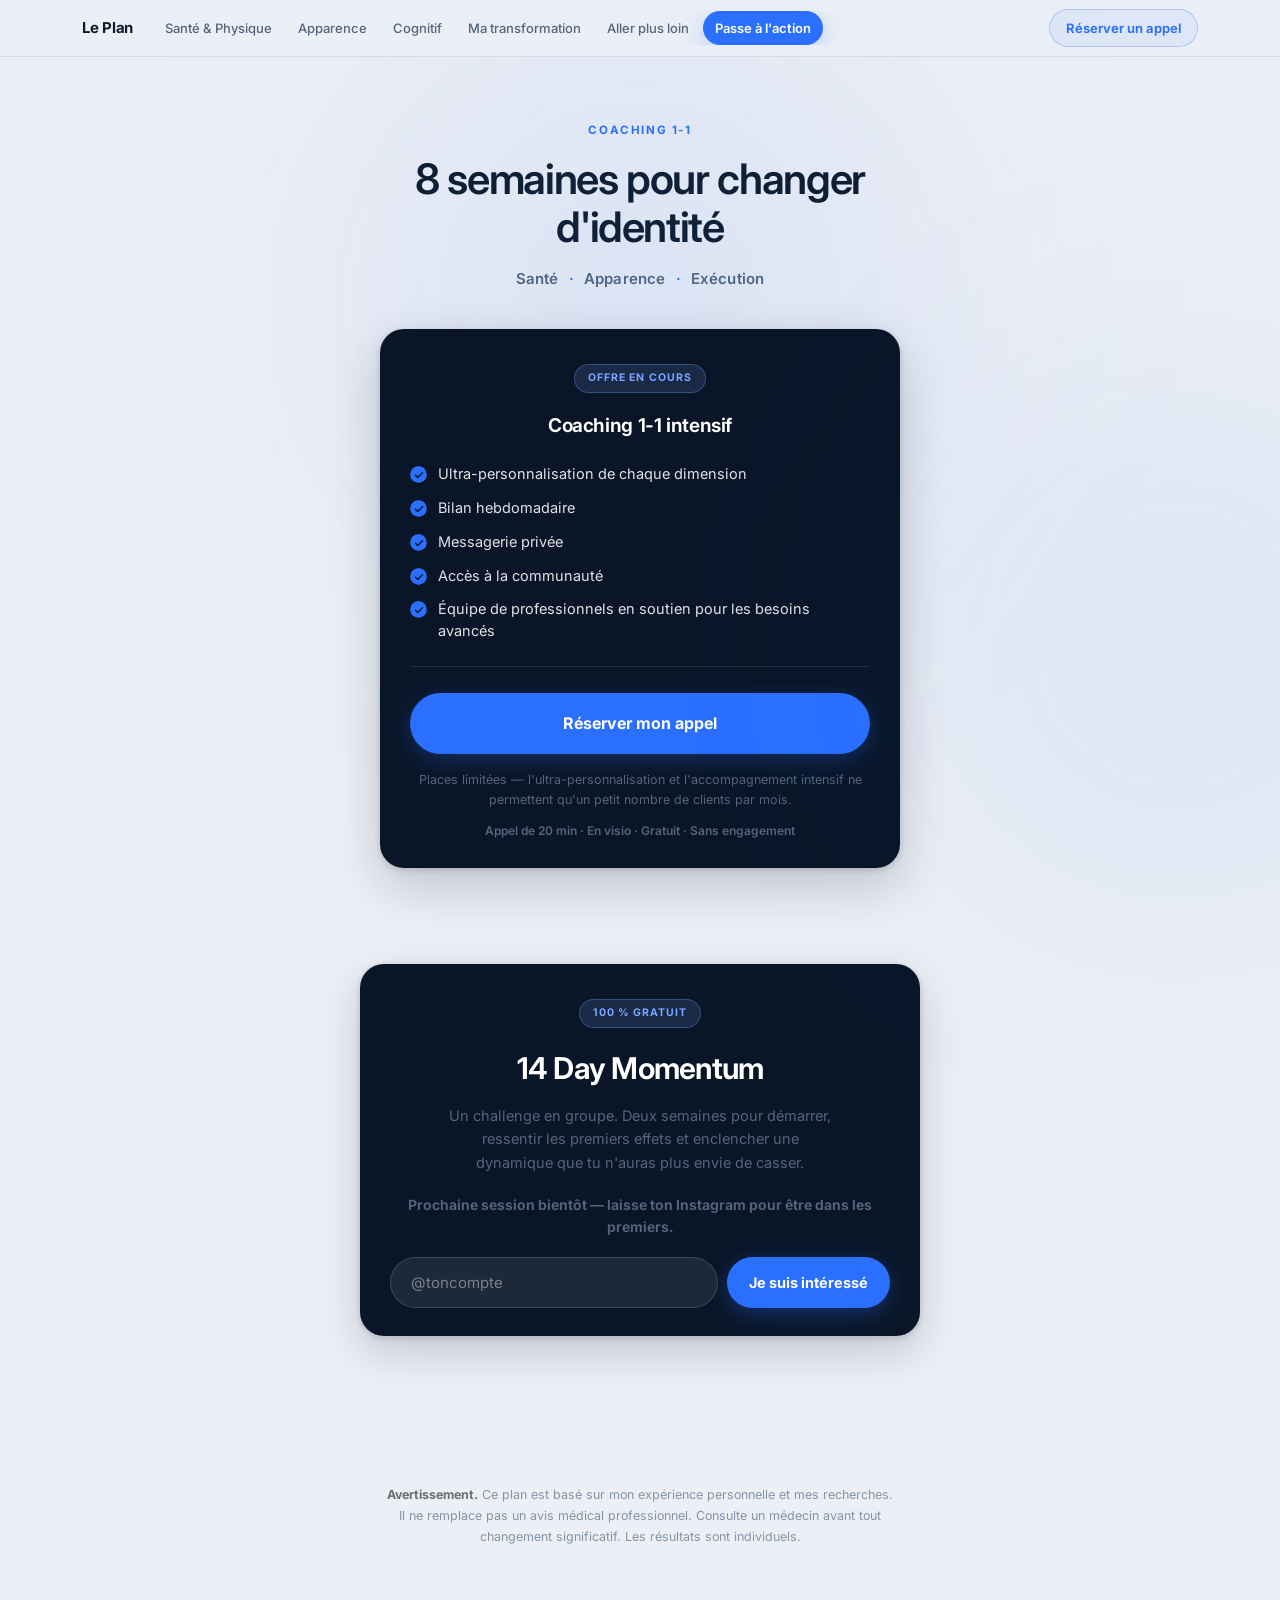
<file: plan-outils.html>
<!DOCTYPE html>
<html lang="fr">
<head>
<meta charset="UTF-8">
<meta name="viewport" content="width=device-width, initial-scale=1.0">
<meta name="robots" content="noindex">
<title>Passe à l'action — Florian Parietti</title>
<link rel="preconnect" href="https://fonts.googleapis.com">
<link rel="preconnect" href="https://fonts.gstatic.com" crossorigin>
<link href="https://fonts.googleapis.com/css2?family=Inter:ital,wght@0,300;0,400;0,500;0,600;0,700;1,400&display=swap" rel="stylesheet">
<link rel="stylesheet" href="styles.css">
</head>
<body class="plan-light">

<header class="plan-nav">
  <div class="pn-inner">
    <a href="plan.html" class="pn-logo">Le Plan</a>
    <nav class="pn-links">
      <a href="plan.html" class="pn-link">Santé &amp; Physique</a>
      <a href="plan-apparence.html" class="pn-link">Apparence</a>
      <a href="plan-cognitif.html" class="pn-link">Cognitif</a>
      <a href="plan-transformation.html" class="pn-link">Ma transformation</a>
      <a href="plan-bloodwork.html" class="pn-link">Aller plus loin</a>
      <a href="plan-outils.html" class="pn-link active">Passe à l'action</a>
    </nav>
    <a href="https://calendly.com/florian-parietti/30min" target="_blank" rel="noopener" class="pn-cta">Réserver un appel</a>
  </div>
</header>

<main class="plan-main">
<section class="sec" id="s-outils">
  <div class="wrap">
    <div class="of-head reveal">
      <div class="of-ey">Coaching 1-1</div>
      <h2 class="of-ti of-ti-dark">8 semaines pour changer d'identité</h2>
      <p class="of-dims of-dims-dark">Santé <span>·</span> Apparence <span>·</span> Exécution</p>
    </div>

    <div class="of-card of-card-solid reveal d2">
      <div class="of-badge">Offre en cours</div>
      <div class="of-name">Coaching 1-1 intensif</div>
      <ul class="of-list">
        <li>Ultra-personnalisation de chaque dimension</li>
        <li>Bilan hebdomadaire</li>
        <li>Messagerie privée</li>
        <li>Accès à la communauté</li>
        <li>Équipe de professionnels en soutien pour les besoins avancés</li>
      </ul>
      <a href="https://calendly.com/florian-parietti/30min" class="ctab-btn" target="_blank" rel="noopener">Réserver mon appel</a>
      <p class="of-note">Places limitées — l'ultra-personnalisation et l'accompagnement intensif
        ne permettent qu'un petit nombre de clients par mois.</p>
      <p class="ctab-no">Appel de 20 min · En visio · Gratuit · Sans engagement</p>
    </div>
  </div>
</section>

<!-- 14 DAY MOMENTUM -->
<section class="sec sec-momentum">
  <div class="wrap">
    <div class="mo-card reveal">
      <div class="mo-badge">100 % gratuit</div>
      <h2 class="mo-ti">14 Day Momentum</h2>
      <p class="mo-de">Un challenge en groupe. Deux semaines pour démarrer, ressentir les premiers
        effets et enclencher une dynamique que tu n'auras plus envie de casser.</p>
      <p class="mo-lab">Prochaine session bientôt — laisse ton Instagram pour être dans les premiers.</p>
      <div class="act-row">
        <input class="act-in" type="text" id="clubInsta" placeholder="@toncompte"
               autocomplete="off" spellcheck="false" autocapitalize="off">
        <button type="button" class="act-btn act-btn2" id="clubBtn">Je suis intéressé</button>
      </div>
      <p id="clubOk" class="act-ok">C'est noté. Tu seras dans les premiers prévenus.</p>
    </div>
  </div>
</section>


</main>

<div class="disc">
  <div class="wrap"><p><strong>Avertissement.</strong> Ce plan est basé sur mon expérience personnelle et mes recherches. Il ne remplace pas un avis médical professionnel. Consulte un médecin avant tout changement significatif. Les résultats sont individuels.</p></div>
</div>

<script>
const io = new IntersectionObserver(e => {
  e.forEach(x => { if (x.isIntersecting) { x.target.classList.add('on'); io.unobserve(x.target); } });
}, { threshold: .1 });
document.querySelectorAll('.reveal').forEach(el => io.observe(el));

function sp(e, id) {
  var sec = e.currentTarget.closest('section');
  sec.querySelectorAll('.pbtn').forEach(b => b.classList.remove('active'));
  sec.querySelectorAll('.pp').forEach(p => p.classList.remove('active'));
  e.currentTarget.classList.add('active');
  var t = document.getElementById('p-' + id);
  if (t) t.classList.add('active');
}
</script>


<script>
(function(){
  var nav=document.querySelector('.pn-links');
  var act=document.querySelector('.pn-link.active');
  if(nav&&act){
    var target = act.offsetLeft - (nav.clientWidth/2) + (act.clientWidth/2);
    nav.scrollLeft = Math.max(0, target);
  }
})();
</script>

<script>
(function(){
  var SU="https://script.google.com/macros/s/AKfycbzn0xHdy_gdTVK5RfOhGaL3pI-vKQZ02wXCI2dZdYPxrKDcUjMPWI0hF8Wp6ML5O1fk/exec";
  var btn=document.getElementById('clubBtn');
  if(!btn) return;
  btn.addEventListener('click',function(){
    var ig=document.getElementById('clubInsta').value.trim().replace(/^@+/,'');
    if(!/^[A-Za-z0-9._]{1,30}$/.test(ig)) return;
    var p=new URLSearchParams({date:new Date().toLocaleString('fr-BE'),prenom:'',email:'',
      statut:'14 Day Momentum',instagram:'@'+ig,whatsapp:'',age:'',profession:'',pilier:'',objectif:''});
    var f=document.createElement('iframe'); f.style.display='none';
    f.src=SU+'?'+p.toString(); document.body.appendChild(f);
    btn.disabled=true;
    document.getElementById('clubOk').style.display='block';
  });
})();
</script>
</body>
</html>
</file>
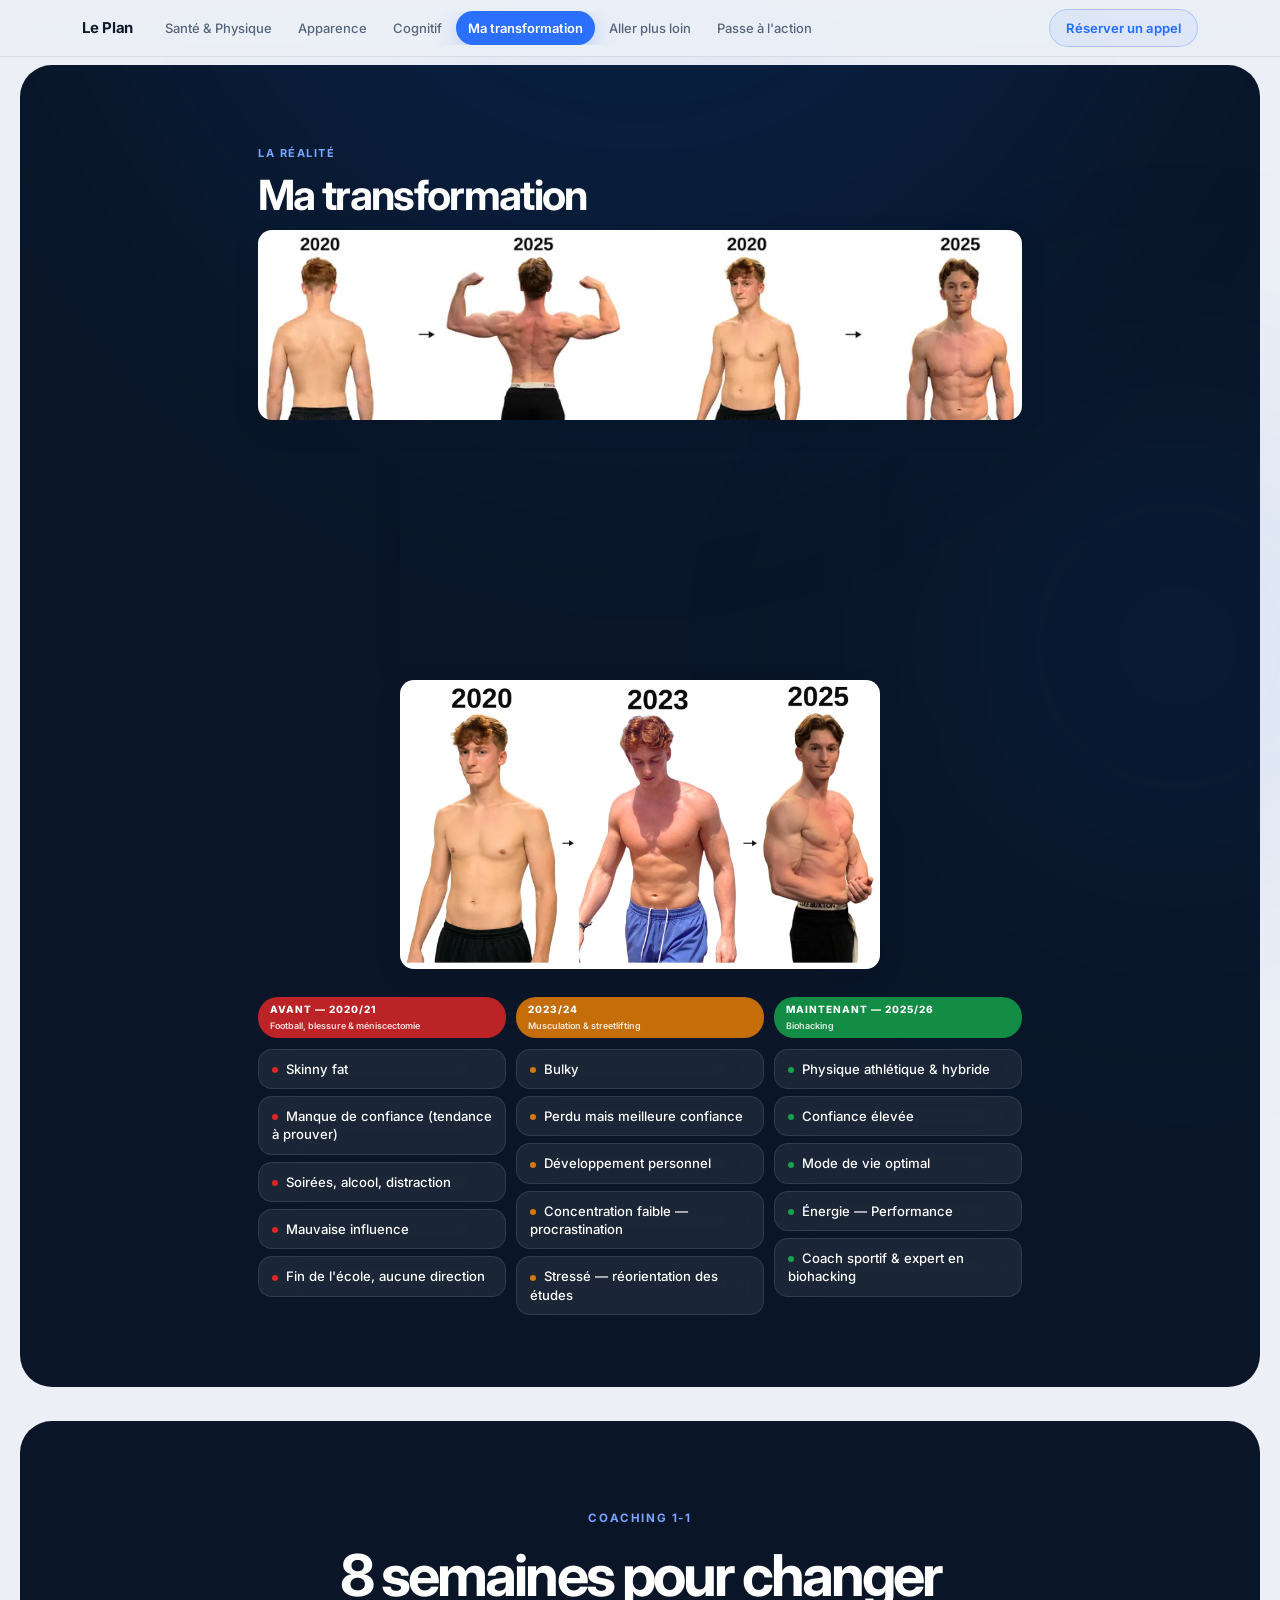
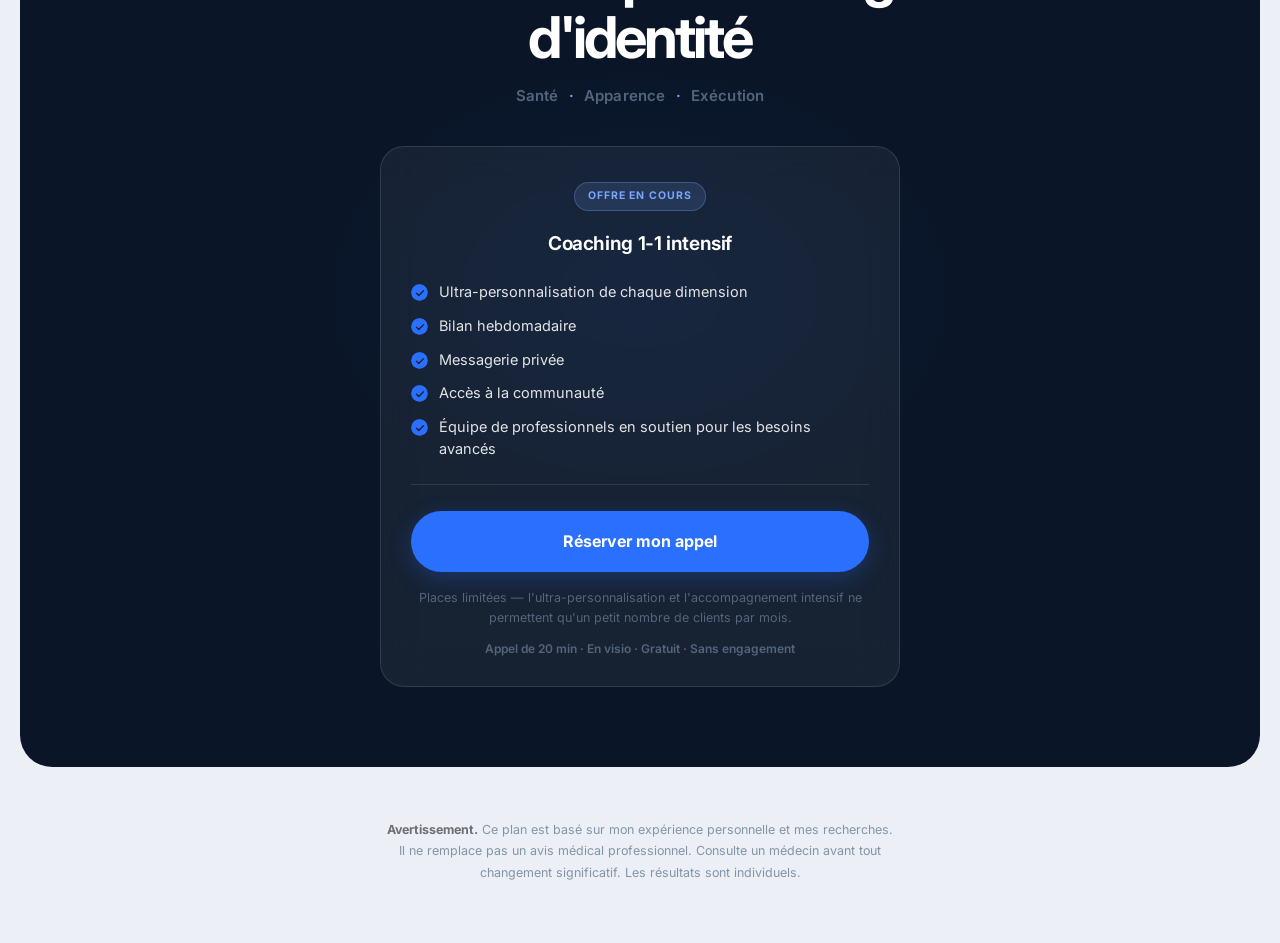
<file: plan-transformation.html>
<!DOCTYPE html>
<html lang="fr">
<head>
<meta charset="UTF-8">
<meta name="viewport" content="width=device-width, initial-scale=1.0">
<meta name="robots" content="noindex">
<title>Ma transformation — Florian Parietti</title>
<link rel="preconnect" href="https://fonts.googleapis.com">
<link rel="preconnect" href="https://fonts.gstatic.com" crossorigin>
<link href="https://fonts.googleapis.com/css2?family=Inter:ital,wght@0,300;0,400;0,500;0,600;0,700;1,400&display=swap" rel="stylesheet">
<link rel="stylesheet" href="styles.css">
</head>
<body class="plan-light">

<header class="plan-nav">
  <div class="pn-inner">
    <a href="plan.html" class="pn-logo">Le Plan</a>
    <nav class="pn-links">
      <a href="plan.html" class="pn-link">Santé &amp; Physique</a>
      <a href="plan-apparence.html" class="pn-link">Apparence</a>
      <a href="plan-cognitif.html" class="pn-link">Cognitif</a>
      <a href="plan-transformation.html" class="pn-link active">Ma transformation</a>
      <a href="plan-bloodwork.html" class="pn-link">Aller plus loin</a>
      <a href="plan-outils.html" class="pn-link">Passe à l'action</a>
    </nav>
    <a href="https://calendly.com/florian-parietti/30min" target="_blank" rel="noopener" class="pn-cta">Réserver un appel</a>
  </div>
</header>

<main class="plan-main">
<section class="sec sec-blue" id="s-transfo">
  <div class="wrap">
    <div class="s-ey s-ey-w reveal">La réalité</div>
    <h2 class="s-ti reveal d1">Ma transformation</h2>
    <!-- Photos transformation -->
    <div class="reveal d2" style="display:flex;flex-direction:column;gap:10px;margin-bottom:28px">
      <picture><source media="(max-width:700px)" type="image/webp" srcset="img/plan-full-4-m.webp"><source media="(max-width:700px)" type="image/jpeg" srcset="img/plan-full-4-m.jpg"><source type="image/webp" srcset="img/plan-full-4.webp"><img src="img/plan-full-4.jpg" loading="lazy" decoding="async" alt="Transformation 2020 → 2025, dos et face" class="t-photo-img" style="width:100%;max-width:820px;margin:0 auto;border-radius:var(--r-md)"></picture>
      <picture><source media="(max-width:700px)" type="image/webp" srcset="img/plan-dos-3-m.webp"><source media="(max-width:700px)" type="image/jpeg" srcset="img/plan-dos-3-m.jpg"><source type="image/webp" srcset="img/plan-dos-3.webp"><img src="img/plan-dos-3.jpg" loading="lazy" decoding="async" alt="Transformation dos 2020→2023→2025" class="t-photo-img" style="width:65%;max-width:480px;margin:0 auto;border-radius:var(--r-md)"></picture>
      <picture><source media="(max-width:700px)" type="image/webp" srcset="img/plan-face-3-m.webp"><source media="(max-width:700px)" type="image/jpeg" srcset="img/plan-face-3-m.jpg"><source type="image/webp" srcset="img/plan-face-3.webp"><img src="img/plan-face-3.jpg" loading="lazy" decoding="async" alt="Transformation face 2020→2023→2025" class="t-photo-img" style="width:65%;max-width:480px;margin:0 auto;border-radius:var(--r-md)"></picture>
    </div>
    <!-- Grille 3 colonnes -->
    <div class="t-grid3 reveal d3" style="background:none;padding:0">
      <!-- 2020-21 -->
      <div class="t-col3">
        <div class="t-col3-lbl bad">Avant — 2020/21<br><span style="font-size:9px;font-weight:600;opacity:.85;text-transform:none;letter-spacing:0">Football, blessure & méniscectomie</span></div>
        <div class="t-item3"><span class="dot" style="background:var(--red)"></span>Skinny fat</div>
        <div class="t-item3"><span class="dot" style="background:var(--red)"></span>Manque de confiance (tendance à prouver)</div>
        <div class="t-item3"><span class="dot" style="background:var(--red)"></span>Soirées, alcool, distraction</div>
        <div class="t-item3"><span class="dot" style="background:var(--red)"></span>Mauvaise influence</div>
        <div class="t-item3"><span class="dot" style="background:var(--red)"></span>Fin de l'école, aucune direction</div>
      </div>
      <!-- 2023-24 -->
      <div class="t-col3">
        <div class="t-col3-lbl mid">2023/24<br><span style="font-size:9px;font-weight:600;opacity:.85;text-transform:none;letter-spacing:0">Musculation & streetlifting</span></div>
        <div class="t-item3"><span class="dot" style="background:#d97706"></span>Bulky</div>
        <div class="t-item3"><span class="dot" style="background:#d97706"></span>Perdu mais meilleure confiance</div>
        <div class="t-item3"><span class="dot" style="background:#d97706"></span>Développement personnel</div>
        <div class="t-item3"><span class="dot" style="background:#d97706"></span>Concentration faible — procrastination</div>
        <div class="t-item3"><span class="dot" style="background:#d97706"></span>Stressé — réorientation des études</div>
      </div>
      <!-- 2025-26 -->
      <div class="t-col3">
        <div class="t-col3-lbl good">Maintenant — 2025/26<br><span style="font-size:9px;font-weight:600;opacity:.85;text-transform:none;letter-spacing:0">Biohacking</span></div>
        <div class="t-item3"><span class="dot" style="background:var(--green)"></span>Physique athlétique &amp; hybride</div>
        <div class="t-item3"><span class="dot" style="background:var(--green)"></span>Confiance élevée</div>
        <div class="t-item3"><span class="dot" style="background:var(--green)"></span>Mode de vie optimal</div>
        <div class="t-item3"><span class="dot" style="background:var(--green)"></span>Énergie — Performance</div>
        <div class="t-item3"><span class="dot" style="background:var(--green)"></span>Coach sportif &amp; expert en biohacking</div>
      </div>
    </div>
  </div>
</section>

<section class="ctaf" id="s-bilan">
  <div class="wrap">
    <div class="of-head reveal">
      <div class="of-ey">Coaching 1-1</div>
      <h2 class="of-ti">8 semaines pour changer d'identité</h2>
      <p class="of-dims">Santé <span>·</span> Apparence <span>·</span> Exécution</p>
    </div>

    <div class="of-card reveal d2">
      <div class="of-badge">Offre en cours</div>
      <div class="of-name">Coaching 1-1 intensif</div>
      <ul class="of-list">
        <li>Ultra-personnalisation de chaque dimension</li>
        <li>Bilan hebdomadaire</li>
        <li>Messagerie privée</li>
        <li>Accès à la communauté</li>
        <li>Équipe de professionnels en soutien pour les besoins avancés</li>
      </ul>
      <a href="https://calendly.com/florian-parietti/30min" class="ctab-btn" target="_blank" rel="noopener">Réserver mon appel</a>
      <p class="of-note">Places limitées — l'ultra-personnalisation et l'accompagnement intensif
        ne permettent qu'un petit nombre de clients par mois.</p>
      <p class="ctab-no">Appel de 20 min · En visio · Gratuit · Sans engagement</p>
    </div>
  </div>
</section>
</main>

<div class="disc">
  <div class="wrap"><p><strong>Avertissement.</strong> Ce plan est basé sur mon expérience personnelle et mes recherches. Il ne remplace pas un avis médical professionnel. Consulte un médecin avant tout changement significatif. Les résultats sont individuels.</p></div>
</div>

<script>
const io = new IntersectionObserver(e => {
  e.forEach(x => { if (x.isIntersecting) { x.target.classList.add('on'); io.unobserve(x.target); } });
}, { threshold: .1 });
document.querySelectorAll('.reveal').forEach(el => io.observe(el));

function sp(e, id) {
  var sec = e.currentTarget.closest('section');
  sec.querySelectorAll('.pbtn').forEach(b => b.classList.remove('active'));
  sec.querySelectorAll('.pp').forEach(p => p.classList.remove('active'));
  e.currentTarget.classList.add('active');
  var t = document.getElementById('p-' + id);
  if (t) t.classList.add('active');
}
</script>


<script>
(function(){
  var nav=document.querySelector('.pn-links');
  var act=document.querySelector('.pn-link.active');
  if(nav&&act){
    var target = act.offsetLeft - (nav.clientWidth/2) + (act.clientWidth/2);
    nav.scrollLeft = Math.max(0, target);
  }
})();
</script>
</body>
</html>
</file>
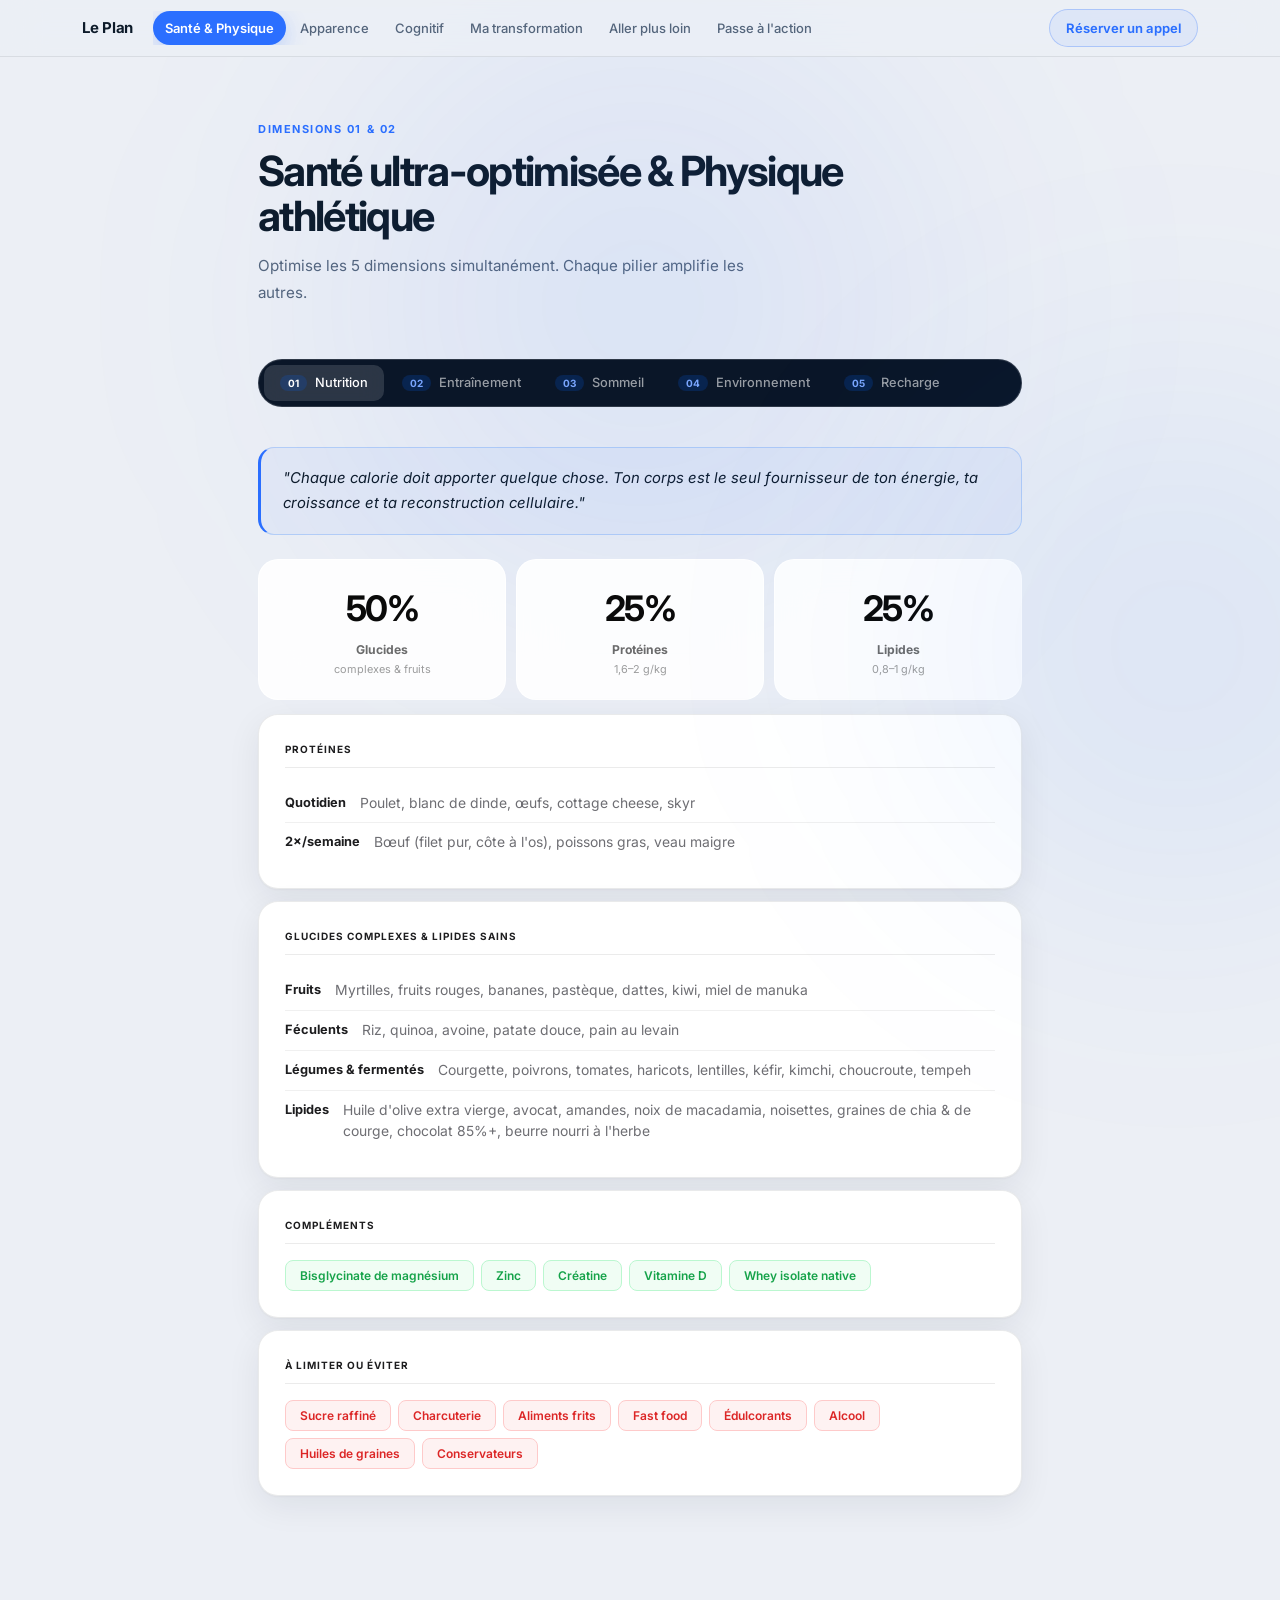
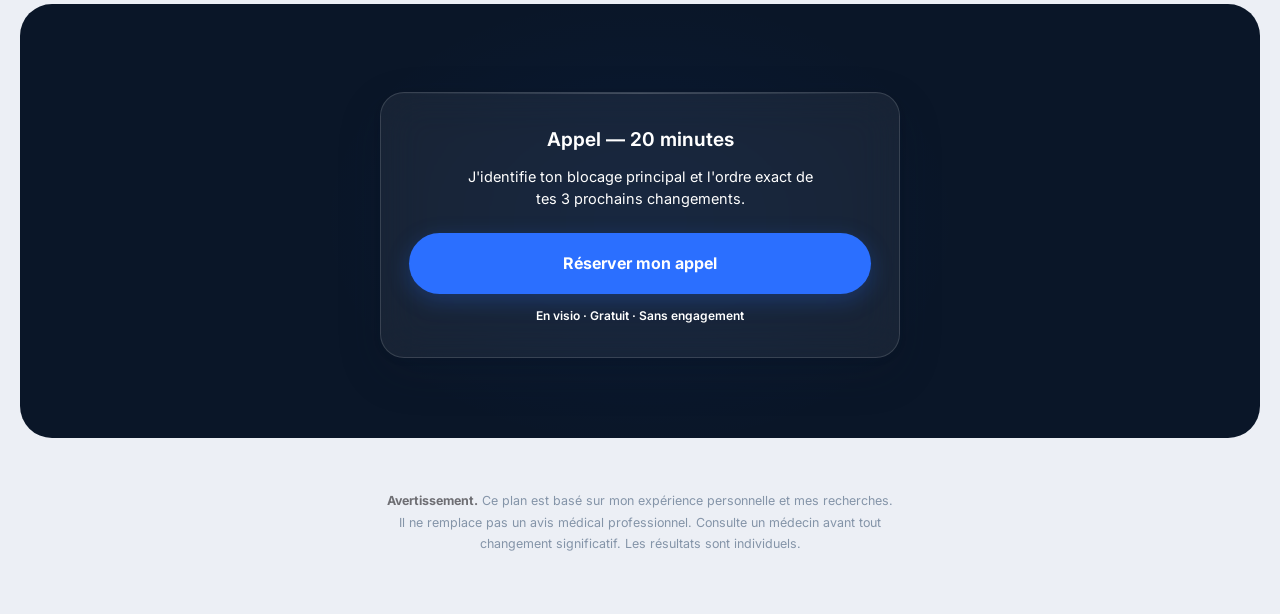
<file: plan.html>
<!DOCTYPE html>
<html lang="fr">
<head>
<meta charset="UTF-8">
<meta name="viewport" content="width=device-width, initial-scale=1.0">
<meta name="robots" content="noindex">
<title>Santé ultra-optimisée & Physique athlétique — Florian Parietti</title>
<link rel="preconnect" href="https://fonts.googleapis.com">
<link rel="preconnect" href="https://fonts.gstatic.com" crossorigin>
<link href="https://fonts.googleapis.com/css2?family=Inter:ital,wght@0,300;0,400;0,500;0,600;0,700;1,400&display=swap" rel="stylesheet">
<link rel="stylesheet" href="styles.css">
</head>
<body class="plan-light">

<header class="plan-nav">
  <div class="pn-inner">
    <a href="plan.html" class="pn-logo">Le Plan</a>
    <nav class="pn-links">
      <a href="plan.html" class="pn-link active">Santé &amp; Physique</a>
      <a href="plan-apparence.html" class="pn-link">Apparence</a>
      <a href="plan-cognitif.html" class="pn-link">Cognitif</a>
      <a href="plan-transformation.html" class="pn-link">Ma transformation</a>
      <a href="plan-bloodwork.html" class="pn-link">Aller plus loin</a>
      <a href="plan-outils.html" class="pn-link">Passe à l'action</a>
    </nav>
    <a href="https://calendly.com/florian-parietti/30min" target="_blank" rel="noopener" class="pn-cta">Réserver un appel</a>
  </div>
</header>

<main class="plan-main">
<section class="sec" id="s-piliers">
  <div class="wrap">
    <div class="s-ey reveal">Dimensions 01 &amp; 02</div>
    <h2 class="s-ti reveal d1">Santé ultra-optimisée &amp; Physique athlétique</h2>
    <p class="s-de reveal d2">Optimise les 5 dimensions simultanément. Chaque pilier amplifie les autres.</p>
    <div class="pnav reveal d3">
      <button class="pbtn active" onclick="sp(event,'nutrition')"><span class="pbtn-n">01</span>Nutrition</button>
      <button class="pbtn" onclick="sp(event,'training')"><span class="pbtn-n">02</span>Entraînement</button>
      <button class="pbtn" onclick="sp(event,'sleep')"><span class="pbtn-n">03</span>Sommeil</button>
      <button class="pbtn" onclick="sp(event,'env')"><span class="pbtn-n">04</span>Environnement</button>
      <button class="pbtn" onclick="sp(event,'bio')"><span class="pbtn-n">05</span>Recharge</button>
    </div>

    <!-- NUTRITION -->
    <div class="pp active" id="p-nutrition">
      <div class="quote">"Chaque calorie doit apporter quelque chose. Ton corps est le seul fournisseur de ton énergie, ta croissance et ta reconstruction cellulaire."</div>
      <div class="mr">
        <div class="mc"><div class="mn">50%</div><div class="ml">Glucides</div><div class="ms">complexes & fruits</div></div>
        <div class="mc"><div class="mn">25%</div><div class="ml">Protéines</div><div class="ms">1,6–2 g/kg</div></div>
        <div class="mc"><div class="mn">25%</div><div class="ml">Lipides</div><div class="ms">0,8–1 g/kg</div></div>
      </div>
      <div class="card-dark"><div class="ch-dark">Protéines</div><ul>
        <li><strong>Quotidien</strong><span>Poulet, blanc de dinde, œufs, cottage cheese, skyr</span></li>
        <li><strong>2×/semaine</strong><span>Bœuf (filet pur, côte à l'os), poissons gras, veau maigre</span></li>
      </ul></div>
      <div class="card-dark"><div class="ch-dark">Glucides complexes & lipides sains</div><ul>
        <li><strong>Fruits</strong><span>Myrtilles, fruits rouges, bananes, pastèque, dattes, kiwi, miel de manuka</span></li>
        <li><strong>Féculents</strong><span>Riz, quinoa, avoine, patate douce, pain au levain</span></li>
        <li><strong>Légumes & fermentés</strong><span>Courgette, poivrons, tomates, haricots, lentilles, kéfir, kimchi, choucroute, tempeh</span></li>
        <li><strong>Lipides</strong><span>Huile d'olive extra vierge, avocat, amandes, noix de macadamia, noisettes, graines de chia &amp; de courge, chocolat 85%+, beurre nourri à l'herbe</span></li>
      </ul></div>
      <div class="card-dark"><div class="ch-dark">Compléments</div><div class="tags"><span class="tag g">Bisglycinate de magnésium</span><span class="tag g">Zinc</span><span class="tag g">Créatine</span><span class="tag g">Vitamine D</span><span class="tag g">Whey isolate native</span></div></div>
      <div class="card-dark"><div class="ch-dark">À limiter ou éviter</div><div class="tags"><span class="tag r">Sucre raffiné</span><span class="tag r">Charcuterie</span><span class="tag r">Aliments frits</span><span class="tag r">Fast food</span><span class="tag r">Édulcorants</span><span class="tag r">Alcool</span><span class="tag r">Huiles de graines</span><span class="tag r">Conservateurs</span></div></div>
    </div>

    <!-- ENTRAÎNEMENT -->
    <div class="pp" id="p-training">
      <div class="quote">"La récupération et la surcharge progressive intelligente sont plus importantes que tous les autres paramètres réunis."</div>
      <div class="card-dark"><div class="ch-dark">Mon split — 5 jours</div>
        <div class="sg">
          <div class="sd"><div class="sdn">Lundi</div><div class="sdf">Push</div></div>
          <div class="sd"><div class="sdn">Mardi</div><div class="sdf">Pull</div></div>
          <div class="sd rest"><div class="sdn">Mercredi</div><div class="sdf">Repos actif</div></div>
          <div class="sd"><div class="sdn">Jeudi</div><div class="sdf">Push</div></div>
          <div class="sd"><div class="sdn">Vendredi</div><div class="sdf">Pull</div></div>
          <div class="sd"><div class="sdn">Samedi</div><div class="sdf">Legs complet</div></div>
          <div class="sd rest"><div class="sdn">Dimanche</div><div class="sdf">Repos actif</div></div>
        </div>
      </div>

      <div class="card-dark"><div class="ch-dark">Autres splits possibles</div><ul>
        <li><strong>2 jours</strong><span>Full body (lundi et jeudi) — 2 jours complets de repos entre les deux</span></li>
        <li><strong>3 jours</strong><span>Full body (lundi) · Haut du corps (jeudi) · Bas du corps (vendredi)</span></li>
        <li><strong>4 jours</strong><span>Haut / bas (lundi-mardi puis jeudi-vendredi) ou push / pull</span></li>
        <li><strong>5 jours</strong><span>Push / pull / legs — le mien</span></li>
      </ul></div>

      <div class="tip-blue"><strong>Comment choisir, par ordre d'importance :</strong>
        ton volume d'entraînement, ta disponibilité réelle, tes points forts et faibles, ton niveau.</div>

      <div class="card-dark"><div class="ch-dark">Règles d'exécution</div><ul>
        <li><strong>Volume par séance</strong><span>5 à 6 exercices maximum</span></li>
        <li><strong>Gagner du temps</strong><span>Supersets — oublie les drop sets et autres techniques à volume incontrôlé</span></li>
        <li><strong>Progression</strong><span>Sur les répétitions avant la charge : vise 1 rep de plus plutôt qu'une plaque ou un haltère supplémentaire</span></li>
      </ul></div>

      <div class="card-dark"><div class="ch-dark">Paramètres clés</div>
        <div class="pg">
          <div class="pm"><div class="pml">Séries</div><div class="pmv">2 à 3 / exercice</div></div>
          <div class="pm"><div class="pml">Répétitions</div><div class="pmv">6 à 15 reps</div></div>
          <div class="pm"><div class="pml">Repos</div><div class="pmv">2'30 à 3'15</div></div>
          <div class="pm"><div class="pml">Intensité</div><div class="pmv">0–2 RIR / série</div></div>
        </div>
      </div>
      <div class="card-dark"><div class="ch-dark">Technique</div><ul>
        <li><strong>Réglages</strong><span>Adapter chaque machine à ta morphologie avant chaque série — siège, dossier, angle des coudes, écartement</span></li>
        <li><strong>Pectoraux</strong><span>Zéro cambrure excessive — modifie le faisceau ciblé</span></li>
        <li><strong>Dos</strong><span>Éviter la rétraction scapulaire, la flexion de coude et la cambrure lombaire pour cibler le grand dorsal</span></li>
        <li><strong>Angle du coude</strong><span>Guide le faisceau ciblé — pec inférieur, moyen ou supérieur selon l'angle</span></li>
        <li><strong>Ordre</strong><span>Commencer par les points faibles — ils reçoivent l'énergie maximale</span></li>
        <li><strong>Tension</strong><span>Alterner exercice à tension d'étirement avec contraction selon le muscle cible</span></li>
      </ul></div>
      <div class="card-dark"><div class="ch-dark">Cardio & mouvement</div><ul>
        <li><strong>Zone 2 — 3×/sem</strong><span>125–130 BPM, conversation possible — ex : natation, boxe technique, marche rapide &amp; inclinée</span></li>
        <li><strong>Zone 4-5 — 1-2×/sem</strong><span>Effort intense — ex : air bike, sprint, boxe</span></li>
        <li><strong>Pas quotidiens</strong><span>8 000 à 12 000 pas minimum</span></li>
        <li><strong>Anti-sédentarité</strong><span>10 squats toutes les 45 minutes</span></li>
        <li><strong>Mobilité</strong><span>Chaque jour · Stretching 2–3×/semaine éloigné des séances</span></li>
      </ul></div>
      <div class="tip-blue"><strong>Recommandation longévité :</strong> 3 sessions de force · 3 sessions de cardio · 150 min Zone 2 · 75 min Zone 4-5 (HIIT) · Flexibilité, équilibre et mobilité inclus.</div>
    </div>

    <!-- SOMMEIL -->
    <div class="pp" id="p-sleep">
      <div class="quote">"Le dopant naturel le plus puissant. Planifie ta journée autour de ton sommeil — c'est le rendez-vous le plus important de ton agenda."</div>
      <div class="card-dark"><div class="ch-dark">Protocole soir</div><ul>
        <li><strong>Dernier repas</strong><span>Minimum 4h avant le coucher</span></li>
        <li><strong>Écrans off</strong><span>60 min avant de dormir</span></li>
        <li><strong>Wind-down 60 min</strong><span>Marche, lecture, journaling, respiration, méditation</span></li>
        <li><strong>Lumière rouge</strong><span>Lunettes anti-lumière bleue ou ampoule rouge le soir</span></li>
        <li><strong>Environnement</strong><span>18–21°C, obscurité totale, silence ou bruit blanc</span></li>
        <li><strong>Environnement nuit</strong><span>Masque, bouchons d'oreilles, strips nasales, lunettes anti-lumière bleue, lumière rouge</span></li>
        <li><strong>Caféine</strong><span>Stop minimum 8–10h avant de dormir</span></li>
        <li><strong>Heure fixe</strong><span>Même heure chaque soir</span></li>
      </ul></div>
      <div class="card-dark"><div class="ch-dark">Protocole matin</div><ul>
        <li><strong>Lumière naturelle</strong><span>Dans les 15–30 premières minutes après le réveil</span></li>
      </ul></div>
      <div class="sg">
        <div class="sd"><div class="sdn">Durée cible</div><div class="sdf">7h30 – 9h / nuit</div></div>
        <div class="sd"><div class="sdn">Sommeil profond</div><div class="sdf">≥ 20% du total</div></div>
        <div class="sd"><div class="sdn">Sommeil paradoxal</div><div class="sdf">≥ 20–25% du total</div></div>
        <div class="sd"><div class="sdn">Heure fixe</div><div class="sdf">7j/7 — même le weekend</div></div>
      </div>
    </div>

    <!-- ENVIRONNEMENT -->
    <div class="pp" id="p-env">
      <div class="quote">"Ton environnement impacte tes routines plus que ta propre volonté. Commence par changer ce qui t'entoure."</div>
      <div class="card-dark"><div class="ch-dark">Matériel de cuisine</div><ul>
        <li><strong>Poêles</strong><span>Inox uniquement — éviter le téflon abîmé et l'aluminium non anodisé</span></li>
        <li><strong>Cuisson</strong><span>Ne pas surchauffer les huiles et aliments dans la poêle — cancérigène</span></li>
        <li><strong>Ustensiles</strong><span>Bois ou inox — pas de plastique en contact avec la chaleur</span></li>
        <li><strong>Conservation</strong><span>Contenants en inox ou verre</span></li>
        <li><strong>Eau</strong><span>Filtre alcalin multi-niveaux, enrichie en sable de corail</span></li>
      </ul></div>
      <div class="card-dark"><div class="ch-dark">Réduire la charge quotidienne</div><ul>
        <li><strong>Vêtements & draps</strong><span>Coton de préférence — éviter polyester</span></li>
        <li><strong>Produits parfumés</strong><span>Minimiser parfums synthétiques, bougies et sprays d'intérieur</span></li>
        <li><strong>Expositions chroniques</strong><span>Cigarette, carburant, tickets de caisse (BPA) — limiter autant que possible</span></li>
      </ul></div>
      <div class="pg">
        <div class="pm"><div class="pml">Priorité #1</div><div class="pmv">Eau filtrée</div></div>
        <div class="pm"><div class="pml">Priorité #2</div><div class="pmv">Cuisine inox/verre</div></div>
        <div class="pm"><div class="pml">Priorité #3</div><div class="pmv">Textiles naturels</div></div>
        <div class="pm"><div class="pml">Priorité #4</div><div class="pmv">Air intérieur sain</div></div>
      </div>
    </div>

    <!-- BIOHACKING -->
    <div class="pp" id="p-bio">
      <div class="quote">"Ces thérapies ont leur importance dans la récupération, la détoxification et le bien-être. Elles sont aussi importantes que le sport."</div>
      <div class="card-dark"><div class="ch-dark">Sauna — protocole</div><ul>
        <li><strong>Fréquence</strong><span>4–5×/semaine, 25–30 min à 90–100°C</span></li>
        <li><strong>Bienfaits</strong><span>Équivalent cardiovasculaire du cardio, réduction élevée du taux de microplastiques, amélioration de la peau</span></li>
        <li><strong>Optimisation</strong><span>Hydratation avec électrolytes, chapeau sur la tête, glace sous les testicules</span></li>
      </ul></div>
      <div class="card-dark"><div class="ch-dark">Pratiques quotidiennes</div><ul>
        <li><strong>Grounding</strong><span>1 à 2×/jour — pieds nus sur la terre</span></li>
        <li><strong>Exposition solaire</strong><span>Maximum en matinée et fin d'après-midi — sans protection pour la vitamine D</span></li>
        <li><strong>Respiration</strong><span>Hyperventilation au réveil, cohérence cardiaque sous stress, lente au coucher</span></li>
      </ul></div>
      <div class="card-dark"><div class="ch-dark">Complémentaire</div><ul>
        <li><strong>Bain chaud post-entraînement</strong><span>Favorise la récupération sans inhiber les adaptations musculaires</span></li>
        <li><strong>Bain froid</strong><span>Occasionnel, éloigné des séances. 30 sec–1 min. Pas après la salle.</span></li>
      </ul></div>
      <div class="sg">
        <div class="sd"><div class="sdn">Sauna</div><div class="sdf">4–5×/semaine</div></div>
        <div class="sd"><div class="sdn">Grounding</div><div class="sdf">1–2×/jour</div></div>
        <div class="sd"><div class="sdn">Soleil matinal</div><div class="sdf">Quotidien</div></div>
        <div class="sd"><div class="sdn">Respiration</div><div class="sdf">3 protocoles</div></div>
      </div>
    </div>
    
  </div>
</section>

<section class="ctaf ctaf-light" id="s-bilan">
  <div class="wrap">
    <div class="ctab reveal">
      <div class="ctab-ti">Appel — 20 minutes</div>
      <p class="ctab-su">J'identifie ton blocage principal et l'ordre exact de tes 3 prochains changements.</p>
      <a href="https://calendly.com/florian-parietti/30min" class="ctab-btn" target="_blank" rel="noopener">Réserver mon appel</a>
      <p class="ctab-no">En visio · Gratuit · Sans engagement</p>
    </div>
  </div>
</section>
</main>

<div class="disc">
  <div class="wrap"><p><strong>Avertissement.</strong> Ce plan est basé sur mon expérience personnelle et mes recherches. Il ne remplace pas un avis médical professionnel. Consulte un médecin avant tout changement significatif. Les résultats sont individuels.</p></div>
</div>

<script>
const io = new IntersectionObserver(e => {
  e.forEach(x => { if (x.isIntersecting) { x.target.classList.add('on'); io.unobserve(x.target); } });
}, { threshold: .1 });
document.querySelectorAll('.reveal').forEach(el => io.observe(el));

function sp(e, id) {
  var sec = e.currentTarget.closest('section');
  sec.querySelectorAll('.pbtn').forEach(b => b.classList.remove('active'));
  sec.querySelectorAll('.pp').forEach(p => p.classList.remove('active'));
  e.currentTarget.classList.add('active');
  var t = document.getElementById('p-' + id);
  if (t) t.classList.add('active');
}
</script>


<script>
(function(){
  var nav=document.querySelector('.pn-links');
  var act=document.querySelector('.pn-link.active');
  if(nav&&act){
    var target = act.offsetLeft - (nav.clientWidth/2) + (act.clientWidth/2);
    nav.scrollLeft = Math.max(0, target);
  }
})();
</script>
</body>
</html>
</file>
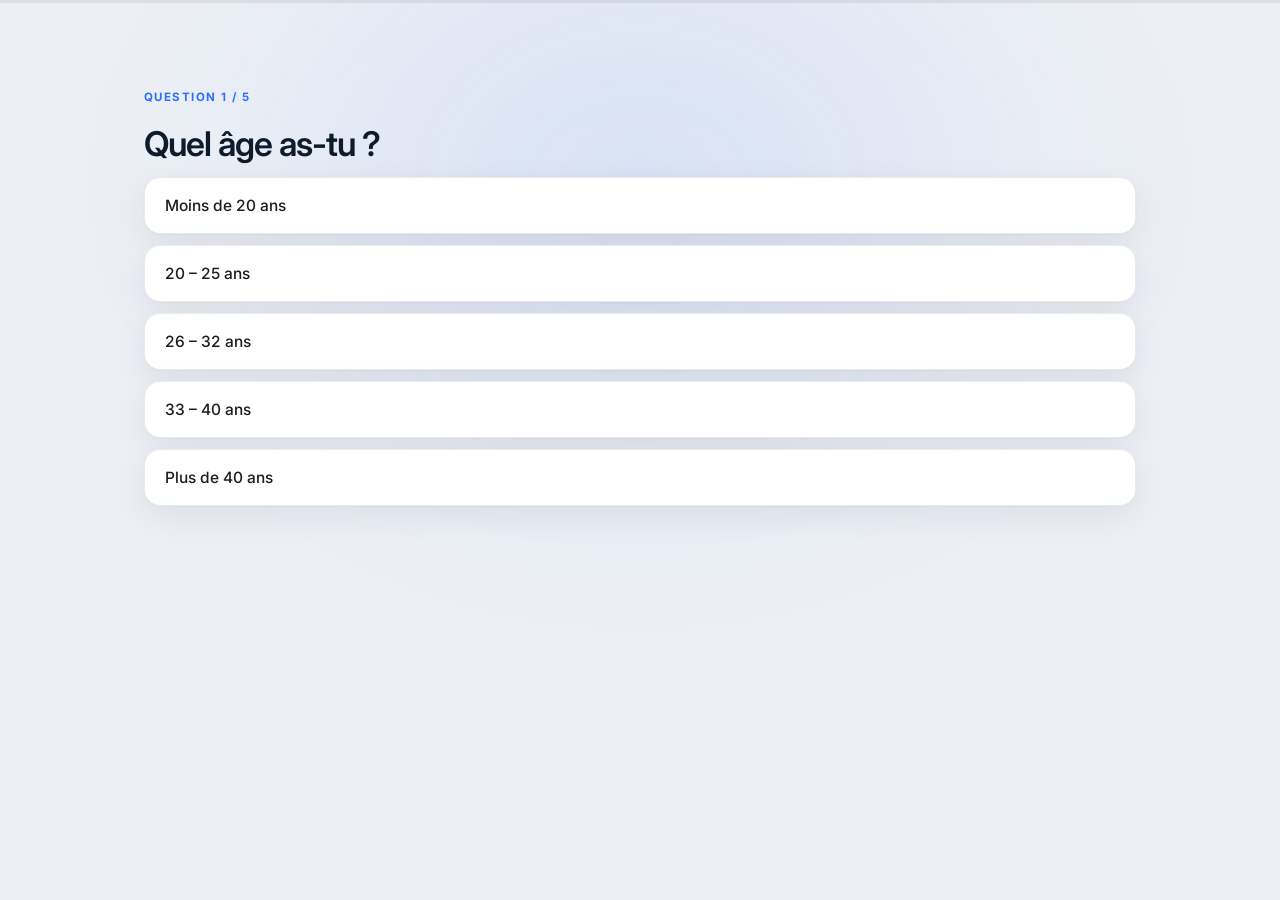
<file: quiz.html>
<!DOCTYPE html>
<html lang="fr">
<head>
<meta charset="UTF-8">
<meta name="viewport" content="width=device-width, initial-scale=1.0">
<meta name="robots" content="noindex">
<title>Ton plan personnalisé — Florian Parietti</title>
<link rel="preconnect" href="https://fonts.googleapis.com">
<link rel="preconnect" href="https://fonts.gstatic.com" crossorigin>
<link href="https://fonts.googleapis.com/css2?family=Inter:ital,wght@0,300;0,400;0,500;0,600;0,700;1,400&display=swap" rel="stylesheet">
<link rel="stylesheet" href="styles.css">
</head>
<body class="pure quiz-body">

<div class="qz-bar"><div class="qz-fill" id="qzFill"></div></div>

<main class="qz-main">
  <div class="wrap">

    <!-- ÉTAPE 1 — ÂGE -->
    <section class="qz-step active" data-step="1">
      <div class="qz-count">Question 1 / 5</div>
      <h2 class="qz-q">Quel âge as-tu&nbsp;?</h2>
      <div class="qz-opts">
        <button class="qz-opt" data-v="Moins de 20 ans">Moins de 20 ans</button>
        <button class="qz-opt" data-v="20-25 ans">20 – 25 ans</button>
        <button class="qz-opt" data-v="26-32 ans">26 – 32 ans</button>
        <button class="qz-opt" data-v="33-40 ans">33 – 40 ans</button>
        <button class="qz-opt" data-v="Plus de 40 ans">Plus de 40 ans</button>
      </div>
    </section>

    <!-- ÉTAPE 2 — PROFESSION -->
    <section class="qz-step" data-step="2">
      <div class="qz-count">Question 2 / 5</div>
      <h2 class="qz-q">Que fais-tu dans la vie&nbsp;?</h2>
      <p class="qz-help">Ça détermine le temps et l'énergie dont tu disposes réellement.</p>
      <div class="qz-opts">
        <button class="qz-opt" data-v="Étudiant">Étudiant</button>
        <button class="qz-opt" data-v="Salarié">Salarié</button>
        <button class="qz-opt" data-v="Indépendant">Indépendant</button>
        <button class="qz-opt" data-v="Entrepreneur">Entrepreneur</button>
        <button class="qz-opt" data-v="Dirigeant">Dirigeant</button>
        <button class="qz-opt" data-v="Propriétaire d'entreprise">Propriétaire d'entreprise</button>
        <button class="qz-opt" data-v="Autre">Autre</button>
      </div>
      <button class="qz-back" data-back="1">← Retour</button>
    </section>

    <!-- ÉTAPE 3 — LEVIERS (multi-sélection) -->
    <section class="qz-step" data-step="3">
      <div class="qz-count">Question 3 / 5</div>
      <h2 class="qz-q">Quels leviers voudrais-tu optimiser&nbsp;?</h2>
      <p class="qz-help">Autant que tu veux. C'est ce qui déterminera ton point de départ.</p>

      <button class="qz-all" id="qzAll" type="button">
        <span class="qa-box"></span>Tout optimiser
      </button>

      <div class="qz-opts qz-opts-grid" id="qzLevers">
        <button class="qz-multi" data-v="Nutrition"><span class="qm-box"></span>Nutrition</button>
        <button class="qz-multi" data-v="Entraînement"><span class="qm-box"></span>Entraînement</button>
        <button class="qz-multi" data-v="Sommeil"><span class="qm-box"></span>Sommeil</button>
        <button class="qz-multi" data-v="Environnement non toxique"><span class="qm-box"></span>Environnement non toxique<i>ex : eau, coton, inox</i></button>
        <button class="qz-multi" data-v="Récupération"><span class="qm-box"></span>Récupération<i>ex : sauna, froid, grounding</i></button>
        <button class="qz-multi" data-v="Skin / hair care"><span class="qm-box"></span>Skin / hair care</button>
        <button class="qz-multi" data-v="Hygiène bucco-dentaire"><span class="qm-box"></span>Hygiène bucco-dentaire</button>
        <button class="qz-multi" data-v="Organisation"><span class="qm-box"></span>Organisation<i>ex : blocs de travail</i></button>
        <button class="qz-multi" data-v="Concentration & productivité"><span class="qm-box"></span>Concentration &amp; productivité</button>
        <button class="qz-multi" data-v="Routines"><span class="qm-box"></span>Routines</button>
      </div>

      <div class="qz-nav">
        <button class="qz-back qz-back-inline" data-back="2">← Retour</button>
        <button class="qz-next" id="qzNext3" disabled>Continuer</button>
      </div>
    </section>

    <!-- ÉTAPE 4 — OBJECTIF -->
    <section class="qz-step" data-step="4">
      <div class="qz-count">Question 4 / 5</div>
      <h2 class="qz-q">Ton objectif précis&nbsp;?</h2>
      <p class="qz-help">Optionnel — mais c'est ce qui me permet de te répondre vraiment.</p>
      <textarea class="qz-ta" id="qzGoal" rows="4"
        placeholder="Ex : perdre 6 kg de gras sans perdre de muscle, arrêter de m'effondrer à 15h, dormir 7h vraiment réparatrices…"></textarea>
      <div class="qz-nav">
        <button class="qz-back qz-back-inline" data-back="3">← Retour</button>
        <button class="qz-skip" data-skip="4">Passer</button>
        <button class="qz-next" data-next="4">Continuer</button>
      </div>
    </section>

    <!-- ÉTAPE 5 — CONTACT -->
    <section class="qz-step" data-step="5">
      <div class="qz-count">Dernière étape</div>
      <h2 class="qz-q">Où je t'envoie ton point de départ&nbsp;?</h2>
      <p class="qz-help">Aucun spam, aucune newsletter.</p>

      <div class="qz-field">
        <label class="qz-lab" for="qzInsta">Instagram</label>
        <div class="fi-at">
          <span class="at">@</span>
          <input class="fi" type="text" id="qzInsta" placeholder="toncompte"
                 autocomplete="off" spellcheck="false" autocapitalize="off">
        </div>
      </div>

      <div class="qz-field">
        <label class="qz-lab" for="qzWa">WhatsApp <span class="opt">optionnel</span></label>
        <div class="fi-at">
          <span class="at">+</span>
          <input class="fi" type="tel" id="qzWa" placeholder="32 470 00 00 00" autocomplete="tel">
        </div>
      </div>

      <p class="err" id="qzErr">Renseigne ton compte Instagram.</p>

      <button class="qz-submit" id="qzSubmit">Accéder à mon plan</button>
      <p class="qz-micro">Accès immédiat · Gratuit · Aucun spam</p>
      <button class="qz-back" data-back="4">← Retour</button>
    </section>

  </div>
</main>

<script>
const SU = "https://script.google.com/macros/s/AKfycbzn0xHdy_gdTVK5RfOhGaL3pI-vKQZ02wXCI2dZdYPxrKDcUjMPWI0hF8Wp6ML5O1fk/exec";
const A = { age:'', profession:'', pilier:'', objectif:'' };
let step = 1;
const TOTAL = 5;

function show(n){
  document.querySelectorAll('.qz-step').forEach(s => s.classList.remove('active'));
  const el = document.querySelector('.qz-step[data-step="'+n+'"]');
  if (el) el.classList.add('active');
  step = n;
  document.getElementById('qzFill').style.width = ((n-1)/TOTAL*100) + '%';
  window.scrollTo(0,0);
}

document.querySelectorAll('.qz-step[data-step="1"] .qz-opt, .qz-step[data-step="2"] .qz-opt')
  .forEach(function(b){
    b.addEventListener('click', function(){
      const s = +this.closest('.qz-step').dataset.step;
      if (s===1) A.age = this.dataset.v;
      if (s===2) A.profession = this.dataset.v;
      this.classList.add('picked');
      setTimeout(function(){ show(s+1); }, 180);
    });
  });


// --- Étape 3 : multi-sélection ---
const LEV = new Set();
const nextBtn = document.getElementById('qzNext3');
const allBtn  = document.getElementById('qzAll');

function syncLevers(){
  nextBtn.disabled = LEV.size === 0;
  const total = document.querySelectorAll('.qz-multi').length;
  allBtn.classList.toggle('on', LEV.size === total);
}
document.querySelectorAll('.qz-multi').forEach(function(b){
  b.addEventListener('click', function(){
    const v = this.dataset.v;
    if (LEV.has(v)) { LEV.delete(v); this.classList.remove('on'); }
    else { LEV.add(v); this.classList.add('on'); }
    syncLevers();
  });
});
allBtn.addEventListener('click', function(){
  const btns = document.querySelectorAll('.qz-multi');
  const all = LEV.size === btns.length;
  LEV.clear();
  btns.forEach(function(b){
    if (all) b.classList.remove('on');
    else { b.classList.add('on'); LEV.add(b.dataset.v); }
  });
  syncLevers();
});
nextBtn.addEventListener('click', function(){
  var total = document.querySelectorAll('.qz-multi').length;
  A.pilier = (LEV.size === total) ? 'Tout' : Array.from(LEV).join(', ');
  show(4);
});

document.querySelector('.qz-step[data-step="4"] .qz-next').addEventListener('click', function(){
  A.objectif = document.getElementById('qzGoal').value.trim();
  show(5);
});
document.querySelector('.qz-skip').addEventListener('click', function(){ show(5); });

document.getElementById('qzSubmit').addEventListener('click', function(){
  const insta = document.getElementById('qzInsta').value.trim().replace(/^@+/, '');
  const wa    = document.getElementById('qzWa').value.trim().replace(/^\++/, '').replace(/[\s.-]/g,'');
  const err   = document.getElementById('qzErr');

  if (!/^[A-Za-z0-9._]{1,30}$/.test(insta)) {
    err.textContent = 'Renseigne un compte Instagram valide (sans le @).';
    err.style.display = 'block';
    return;
  }
  if (wa !== '' && !/^[0-9]{8,15}$/.test(wa)) {
    err.textContent = 'Ce numéro WhatsApp ne semble pas valide.';
    err.style.display = 'block';
    return;
  }
  err.style.display = 'none';

  this.textContent = 'Chargement...';
  this.disabled = true;
  document.getElementById('qzFill').style.width = '100%';

  try {
    const params = new URLSearchParams({
      date: new Date().toLocaleString('fr-BE'),
      prenom: '',
      email: '',
      statut: 'Quiz',
      instagram: '@' + insta,
      whatsapp: wa ? '+' + wa : '',
      age: A.age,
      profession: A.profession,
      pilier: A.pilier,
      objectif: A.objectif
    });
    const f = document.createElement('iframe');
    f.style.display = 'none';
    f.src = SU + '?' + params.toString();
    document.body.appendChild(f);
  } catch (e) {}

  try {
    sessionStorage.setItem('fp_insta', '@' + insta);
    sessionStorage.setItem('fp_pilier', A.pilier);
  } catch (e) {}

  document.cookie = 'plan_ok=1;max-age=' + (365*86400) + ';path=/';
  setTimeout(function(){ window.location.href = 'plan.html'; }, 450);
});

document.querySelectorAll('.qz-back').forEach(function(b){
  b.addEventListener('click', function(){ show(+this.dataset.back); });
});

show(1);
</script>

</body>
</html>
</file>
<file: styles.css>
*,*::before,*::after{box-sizing:border-box;margin:0;padding:0}
:root{
  --glass:#0d1117;
  --glass-border:rgba(255,255,255,0.08);--glass-border2:rgba(255,255,255,0.14);
  --gray-vitre:rgba(156,161,168,0.55);
  --white:#ffffff;--off:#f8f8f6;
  --black:#0a0a0a;--black2:#1a1a1a;
  --gray-light:#d4d4d2;--gray-mid:#9a9a98;
  --blue:#0066FF;--blue2:#0052cc;--blue-light:#e8f0ff;--blue-border:#c0d4ff;
  --green:#16a34a;--green-l:#f0fdf4;--green-b:#bbf7d0;
  --red:#dc2626;--red-l:#fef2f2;--red-b:#fecaca;
  /* ── TRANSFORMATION & ROUTINE — fond bleu, encadrés noir principal ── */
  --card-on-blue:#0a0a0a;
  --card-on-blue-border:rgba(255,255,255,0.08);
  --card-on-dark:rgba(255,255,255,0.06);
  --card-sub-on-dark:rgba(255,255,255,0.88);
  --card-on-gray:rgba(255,255,255,0.88);
  --font:'Inter',system-ui,sans-serif;
  /* Arrondis hiérarchiques Apple-style */
  --r-xl:28px;   /* sections, grandes zones */
  --r:20px;      /* cards principales */
  --r-md:14px;   /* cards secondaires */
  --rs:10px;     /* petites bulles */
  --r-xs:6px;    /* tags, pills */
}
body{font-family:var(--font);background:var(--glass);color:var(--white);line-height:1.6;-webkit-font-smoothing:antialiased;overflow-x:hidden}
a{text-decoration:none;color:inherit}
.wrap{max-width:820px;margin:0 auto;padding:0 28px}

.reveal{opacity:0;transform:translateY(24px);transition:opacity .65s ease,transform .65s ease}
.reveal.on{opacity:1;transform:none}
.d1{transition-delay:.08s}.d2{transition-delay:.16s}.d3{transition-delay:.24s}.d4{transition-delay:.32s}
@keyframes fadeDown{from{opacity:0;transform:translateY(-12px)}to{opacity:1;transform:none}}
@keyframes pulse{0%,100%{opacity:1}50%{opacity:.35}}
@keyframes glowBlue{0%,100%{box-shadow:0 0 0 0 rgba(0,102,255,.18)}50%{box-shadow:0 0 0 10px rgba(0,102,255,0)}}
@keyframes panelIn{from{opacity:0;transform:translateY(8px)}to{opacity:1;transform:none}}
/* ANIMATIONS PREMIUM */
@keyframes orbit{0%{transform:rotate(0deg) translateX(160px) rotate(0deg)}100%{transform:rotate(360deg) translateX(160px) rotate(-360deg)}}
@keyframes orbit2{0%{transform:rotate(120deg) translateX(240px) rotate(-120deg)}100%{transform:rotate(480deg) translateX(240px) rotate(-480deg)}}
@keyframes orbit3{0%{transform:rotate(240deg) translateX(310px) rotate(-240deg)}100%{transform:rotate(600deg) translateX(310px) rotate(-600deg)}}
@keyframes float{0%,100%{transform:translateY(0)}50%{transform:translateY(-10px)}}
@keyframes glowPulse{0%,100%{opacity:.3;transform:scale(1)}50%{opacity:.6;transform:scale(1.12)}}
@keyframes scanLine{0%{left:-100%;opacity:0}5%{opacity:1}95%{opacity:.6}100%{left:110%;opacity:0}}
@keyframes shimmerCard{0%{background-position:200% center}100%{background-position:-200% center}}
@keyframes countUp{from{opacity:0;transform:translateY(12px) scale(.9)}to{opacity:1;transform:none}}

/* ── NAV — gris vitre ── */
.nav{position:fixed;top:0;left:0;right:0;z-index:200;padding:16px 0;background:var(--gray-vitre);backdrop-filter:blur(24px);-webkit-backdrop-filter:blur(24px);border-bottom:1px solid rgba(255,255,255,.15);animation:fadeDown .4s ease}
.nav-i{display:flex;align-items:center;justify-content:space-between}
.nav-logo{font-size:.9rem;font-weight:700;letter-spacing:-.03em;color:var(--white)}
.nav-btn{font-size:.82rem;font-weight:600;background:var(--white);color:var(--black);border-radius:100px;padding:10px 24px;transition:all .2s}
.nav-btn:hover{background:var(--off);transform:translateY(-1px)}

/* ── HERO — fond noir ── */
.hero{background:var(--glass);color:var(--white);min-height:100vh;display:flex;flex-direction:column;justify-content:center;align-items:center;text-align:center;padding:140px 0 100px;position:relative;overflow:hidden}
.hero::before{content:'';position:absolute;inset:0;background:radial-gradient(ellipse 70% 50% at 50% 20%,rgba(0,102,255,.07) 0%,transparent 60%);pointer-events:none}
/* Glow central pulsant */
.hero-glow{position:absolute;top:30%;left:50%;transform:translate(-50%,-50%);width:500px;height:500px;background:radial-gradient(circle,rgba(0,102,255,.12) 0%,transparent 65%);animation:glowPulse 4s ease infinite;pointer-events:none;border-radius:50%}
/* Particules orbitales */
.hero-orbit-wrap{position:absolute;top:30%;left:50%;width:0;height:0;pointer-events:none}
.hero-particle{position:absolute;border-radius:50%}
.p1{width:4px;height:4px;background:var(--blue);opacity:.7;animation:orbit 8s linear infinite}
.p2{width:3px;height:3px;background:rgba(255,255,255,.5);opacity:.5;animation:orbit2 12s linear infinite}
.p3{width:2px;height:2px;background:rgba(0,102,255,.6);opacity:.4;animation:orbit3 16s linear infinite}
/* Scan line */

/* Grille */

.hero-tag{display:inline-flex;align-items:center;gap:8px;font-size:11px;font-weight:700;letter-spacing:.14em;text-transform:uppercase;color:var(--white);border:1.5px solid var(--white);border-radius:100px;padding:7px 20px;margin-bottom:36px}
.hero-tag-dot{width:5px;height:5px;background:var(--blue);border-radius:50%;animation:pulse 2s infinite}
.hero h1{font-size:clamp(2.8rem,6.5vw,5rem);font-weight:700;line-height:1.02;letter-spacing:-.055em}
.hero h1 em{font-style:normal;color:var(--blue)}
.hero-intro{font-size:1rem;color:var(--white);max-width:600px;margin:28px auto 16px;line-height:1.88;font-weight:400;border:1.5px solid rgba(255,255,255,.2);border-radius:var(--r);padding:28px 32px;text-align:left;transition:all .3s cubic-bezier(.34,1.56,.64,1)}
.hero-intro:hover{transform:scale(1.01);border-color:rgba(255,255,255,.4);box-shadow:0 8px 32px rgba(0,0,0,.3)}
.hero-intro strong{color:var(--white);font-weight:700}
.hero-intro2{font-size:1.05rem;color:var(--white);max-width:480px;margin:0 auto 48px;line-height:1.7;font-weight:500;border:1.5px solid rgba(255,255,255,.2);border-radius:var(--r);padding:22px 32px;text-align:center;transition:all .3s cubic-bezier(.34,1.56,.64,1)}
.hero-intro2:hover{transform:scale(1.02);border-color:rgba(255,255,255,.4);box-shadow:0 8px 32px rgba(0,0,0,.3)}
.hero-ctas{display:flex;align-items:center;justify-content:center;gap:14px;flex-wrap:wrap}
.btn-blue{display:inline-flex;align-items:center;gap:8px;background:var(--blue);color:var(--white);font-weight:600;font-size:.92rem;padding:15px 30px;border-radius:100px;transition:all .2s;animation:glowBlue 2.5s ease infinite}
.btn-blue:hover{background:var(--blue2);transform:translateY(-3px);box-shadow:0 16px 40px rgba(0,102,255,.4)}
.btn-white{display:inline-flex;align-items:center;gap:8px;background:var(--white);color:var(--black);font-weight:600;font-size:.92rem;padding:15px 30px;border-radius:100px;transition:all .2s}
.btn-white:hover{background:var(--off);transform:translateY(-2px)}
.hero-divider{border:none;border-top:1px solid var(--glass-border);margin:72px 0 56px}
.hero-stats{display:grid;grid-template-columns:repeat(3,1fr);gap:1px;background:rgba(255,255,255,.1);border:1px solid rgba(255,255,255,.15);border-radius:var(--r-xl);overflow:hidden;backdrop-filter:blur(12px)}
.hs{background:var(--gray-vitre);backdrop-filter:blur(24px);padding:28px 24px;transition:all .25s cubic-bezier(.34,1.56,.64,1);cursor:default}
.hs:hover{transform:scale(1.04);background:rgba(156,161,168,0.75);box-shadow:0 8px 32px rgba(0,0,0,.3)}
.hs-n{font-size:2rem;font-weight:700;letter-spacing:-.05em;color:var(--white);animation:countUp .6s ease both}
.hs:nth-child(1) .hs-n{animation-delay:.1s}
.hs:nth-child(2) .hs-n{animation-delay:.2s}
.hs:nth-child(3) .hs-n{animation-delay:.3s}
.hs-l{font-size:.76rem;color:var(--white);margin-top:5px;line-height:1.5;font-weight:600;opacity:.8}

/* ── GATE — fond noir, card gris vitre ── */
.gate-box{background:var(--gray-vitre);backdrop-filter:blur(24px);-webkit-backdrop-filter:blur(24px);border:1.5px solid rgba(255,255,255,.2);border-radius:var(--r-xl);padding:56px 48px;max-width:560px;margin:0 auto;box-shadow:0 24px 80px rgba(0,0,0,.5)}
.g-ey{font-size:11px;font-weight:700;letter-spacing:.14em;text-transform:uppercase;color:var(--blue);margin-bottom:10px}
.g-ti{font-size:1.7rem;font-weight:700;letter-spacing:-.035em;margin-bottom:8px;line-height:1.15;color:var(--white)}
.g-su{font-size:.9rem;color:var(--white);margin-bottom:40px;line-height:1.7;opacity:.85}
.fs-lbl{font-size:11px;font-weight:700;letter-spacing:.1em;text-transform:uppercase;color:var(--white);margin:28px 0 12px;padding-bottom:8px;border-bottom:1.5px solid rgba(255,255,255,.25)}
.fs-lbl:first-of-type{margin-top:0}
.fg{margin-bottom:12px}
.fl{font-size:.8rem;font-weight:600;color:var(--white);margin-bottom:6px;display:block}
.fi{width:100%;background:var(--white);border:1.5px solid transparent;border-radius:var(--r-md);padding:14px 16px;font-size:.92rem;color:var(--black);font-family:var(--font);transition:border-color .15s,box-shadow .15s;outline:none}
.fi::placeholder{color:var(--gray-light)}
.fi:focus{border-color:var(--blue);box-shadow:0 0 0 3px var(--blue-light)}
.ckg{display:grid;grid-template-columns:1fr 1fr;gap:8px}
.ck{display:flex;align-items:flex-start;gap:10px;background:var(--white);border:1.5px solid transparent;border-radius:var(--r-md);padding:13px 14px;cursor:pointer;transition:all .25s cubic-bezier(.34,1.56,.64,1);user-select:none}
.ck:not(.ck-feat):hover{transform:scale(1.02);box-shadow:0 4px 16px rgba(0,0,0,.1)}
.ck:hover{background:var(--off);border-color:var(--gray-light)}
.ck.sel{border-color:var(--blue);background:var(--blue-light)}
.ck input{display:none}
.ck-box{width:18px;height:18px;border:1.5px solid var(--gray-light);border-radius:4px;display:flex;align-items:center;justify-content:center;flex-shrink:0;margin-top:2px;transition:all .15s}
.ck.sel .ck-box{background:var(--blue);border-color:var(--blue)}
.ck-tick{display:none;color:#fff;font-size:11px;font-weight:700}
.ck.sel .ck-tick{display:block}
.ck-tx{font-size:.82rem;color:var(--black);line-height:1.4;font-weight:500}
.ck-tx strong{color:var(--black);font-weight:700}
.ck.sel .ck-tx{color:var(--black)}
.ck-tx small{font-size:.72rem;color:var(--gray-mid)}
.ck.sel .ck-tx small{color:var(--blue2)}
.ck-feat{grid-column:1/-1;background:var(--glass);border:1.5px solid var(--blue)}
.ck-feat .ck-box{border-color:rgba(255,255,255,.3)}
.ck-feat .ck-tx,.ck-feat .ck-tx strong{color:var(--white)}
.ck-feat.sel{background:var(--glass);border-color:var(--blue)}
.ck-feat.sel .ck-box{background:var(--blue);border-color:var(--blue)}
.sbtn{width:100%;background:var(--white);color:var(--black);font-family:var(--font);font-size:1rem;font-weight:700;padding:17px;border-radius:100px;border:none;cursor:pointer;transition:all .2s;margin-top:24px}
.sbtn:hover{background:var(--off);transform:translateY(-1px)}
.sbtn:disabled{opacity:.45;cursor:not-allowed;transform:none}
.fn{font-size:11px;color:var(--white);margin-top:10px;text-align:center;font-weight:600;opacity:.7}
.err{font-size:.82rem;color:#ff6b6b;margin-top:10px;display:none;text-align:center;font-weight:700}

.plan{display:none}
.sec{padding:96px 0;background:var(--glass)}
/* Fond gris vitre (care, outils) */
.sec-gray{background:var(--gray-vitre);backdrop-filter:blur(24px);-webkit-backdrop-filter:blur(24px)}
/* Fond bleu (transformation, routine) */
.sec-blue{background:var(--blue)}
.sec-sep{height:1px;background:var(--glass-border)}
.s-ey{font-size:11px;font-weight:700;letter-spacing:.14em;text-transform:uppercase;color:var(--blue);margin-bottom:10px}
.s-ey-w{color:var(--white)}
.s-ti{font-size:clamp(1.8rem,3.5vw,2.6rem);font-weight:700;letter-spacing:-.04em;line-height:1.1;margin-bottom:12px;color:var(--white)}
.s-de{font-size:.95rem;color:rgba(255,255,255,.5);max-width:520px;line-height:1.8;margin-bottom:52px}

/* ── TRANSFORMATION & ROUTINE — fond bleu, encadrés noirs ── */
/* ── TRANSFORMATION & ROUTINE — fond bleu, encadrés NOIR PRINCIPAL ── */
.card-blue{background:var(--white);border:1px solid rgba(0,0,0,.08);border-radius:var(--r);padding:26px;margin-bottom:12px;position:relative;overflow:hidden;transition:border-color .3s}
.card-blue::before{content:'';position:absolute;inset:0;background:linear-gradient(105deg,transparent 40%,rgba(255,255,255,.03) 50%,transparent 60%);background-size:200% 100%;opacity:0;transition:opacity .3s;pointer-events:none}
.card-blue:hover{border-color:rgba(0,0,0,.15);transform:scale(1.02);box-shadow:0 16px 48px rgba(0,0,0,.15)}
.card-blue:hover::before{opacity:1;animation:shimmerCard 1.2s ease}
.cb-head{font-size:10px;font-weight:700;letter-spacing:.1em;text-transform:uppercase;color:rgba(0,0,0,.35);margin-bottom:14px;padding-bottom:10px;border-bottom:1px solid rgba(255,255,255,.06)}
.card-blue ul{list-style:none}
.card-blue li{display:grid;grid-template-columns:auto 1fr;gap:14px;padding:9px 0;border-bottom:1px solid rgba(0,0,0,.07);font-size:.87rem;align-items:start;line-height:1.5}
.card-blue li:last-child{border-bottom:none}
.card-blue li strong{color:var(--black);font-weight:800;font-size:.82rem;white-space:nowrap}
.card-blue li span{color:rgba(0,0,0,.6)}
/* grille macros sur fond bleu */
.mr-blue{display:grid;grid-template-columns:repeat(3,1fr);gap:10px;margin-bottom:14px}
.mc-blue{background:var(--white);border:1px solid rgba(0,0,0,.08);border-radius:var(--r);padding:20px;text-align:center}
.mc-blue .mn{font-size:2.2rem;font-weight:800;letter-spacing:-.05em;color:var(--black)}
.mc{transition:all .25s cubic-bezier(.34,1.56,.64,1)}
.mc:hover{transform:scale(1.08) translateY(-3px);box-shadow:0 12px 32px rgba(0,0,0,.12)}
.mc-blue .ml{font-size:.78rem;color:rgba(0,0,0,.6);margin-top:3px;font-weight:700}
.mc-blue .ms{font-size:.7rem;color:rgba(0,0,0,.4);margin-top:2px}
/* split & params sur fond bleu */
.sg-blue{display:grid;grid-template-columns:repeat(2,1fr);gap:8px;margin-top:14px}
.sd-blue{background:var(--white);border:1px solid rgba(0,0,0,.08);border-radius:var(--r-md);padding:14px 16px}
.sd-blue .sdn{font-size:10px;font-weight:700;letter-spacing:.08em;text-transform:uppercase;color:rgba(0,0,0,.4);margin-bottom:4px}
.sd-blue .sdf{font-size:.9rem;color:var(--black);font-weight:700}
.sd-blue.rest .sdf{color:rgba(0,0,0,.25)}
.pg-blue{display:grid;grid-template-columns:repeat(2,1fr);gap:8px;margin-top:14px}
.pm-blue{background:var(--white);border:1px solid rgba(0,0,0,.08);border-radius:var(--r-md);padding:14px 16px}
.pm-blue .pml{font-size:10px;font-weight:700;letter-spacing:.08em;text-transform:uppercase;color:rgba(0,0,0,.4);margin-bottom:4px}
.pm-blue .pmv{font-size:.92rem;color:var(--black);font-weight:800}
.quote-blue{background:rgba(255,255,255,.15);backdrop-filter:blur(12px);border:1px solid rgba(255,255,255,.3);border-left:3px solid var(--white);border-radius:0 var(--r-md) var(--r-md) 0;padding:18px 22px;margin-bottom:24px;font-size:.95rem;color:var(--white);font-style:italic;line-height:1.7;font-weight:600}
.tip-blue-on-blue{background:var(--white);border:1px solid rgba(0,0,0,.08);border-radius:var(--rs);padding:14px 16px;margin-top:10px;font-size:.82rem;color:rgba(0,0,0,.65);line-height:1.6}
.tip-blue-on-blue strong{color:var(--black);font-weight:800}
/* photo placeholder sur fond bleu */
.t-photo{background:rgba(255,255,255,.12);border:1px solid rgba(255,255,255,.2);border-radius:var(--r);aspect-ratio:16/7;display:flex;align-items:center;justify-content:center;margin-bottom:32px}
.t-ph-tx{font-size:.76rem;color:rgba(255,255,255,.35);font-weight:600}
.t-ph-ic{font-size:32px;opacity:.15;margin-bottom:8px}
/* grille transformation */
.t-grid{display:grid;grid-template-columns:1fr 40px 1fr;margin-top:0}
.t-col{display:flex;flex-direction:column;gap:8px}
.t-col-lbl{font-size:10px;font-weight:700;letter-spacing:.12em;text-transform:uppercase;margin-bottom:4px;padding:0 4px}
.t-lbl-b{color:var(--red)}.t-lbl-a{color:var(--green)}
.t-item{background:var(--white);border:1px solid rgba(0,0,0,.06);border-radius:var(--r-md);padding:14px 18px;font-size:.87rem;display:flex;align-items:center;gap:10px;line-height:1.4;transition:all .25s cubic-bezier(.34,1.56,.64,1)}
.t-item:hover{transform:scale(1.04);box-shadow:0 8px 32px rgba(0,0,0,.18);z-index:2}
.t-connectors{display:flex;flex-direction:column;gap:8px;padding:0 8px;padding-top:32px}
.t-dot{width:6px;height:6px;border-radius:50%;flex-shrink:0}
.t-dot.bad{background:var(--red)}.t-dot.good{background:var(--green)}
.t-tx-m{color:rgba(0,0,0,.55);font-weight:500}
.t-tx-br{color:var(--black);font-weight:700}
.t-lbl-b{color:var(--white);font-weight:800;font-size:11px;background:rgba(220,38,38,.8);display:inline-block;padding:4px 12px;border-radius:20px;letter-spacing:.1em}
.t-lbl-a{color:var(--white);font-weight:800;font-size:11px;background:rgba(22,163,74,.8);display:inline-block;padding:4px 12px;border-radius:20px;letter-spacing:.1em}
.t-arrow{flex:1;display:flex;align-items:center;justify-content:center;position:relative}
.t-arrow::before{content:'';position:absolute;width:1px;height:100%;background:rgba(255,255,255,.2);left:50%;transform:translateX(-50%)}
/* routine sur fond bleu */
.rout{margin-top:0;display:flex;flex-direction:column;gap:6px;max-width:620px;margin-left:auto;margin-right:auto}
.rr{display:grid;grid-template-columns:72px 1fr;min-height:44px;background:rgba(255,255,255,.92);backdrop-filter:blur(12px);-webkit-backdrop-filter:blur(12px);border-radius:var(--r-md);box-shadow:0 2px 12px rgba(0,0,0,.12);transition:all .25s cubic-bezier(.34,1.56,.64,1)}
.rr:hover{transform:scale(1.02) translateX(3px);box-shadow:0 6px 24px rgba(0,0,0,.18)}
.rt{font-size:.72rem;font-weight:800;color:var(--blue);padding:14px 14px 14px 12px;border-right:2px solid rgba(0,102,255,.15);text-align:right;line-height:1.3;letter-spacing:.02em}
.rd{font-size:.87rem;color:rgba(0,0,0,.75);padding:14px 18px;line-height:1.5;font-weight:500}
.rd strong{color:var(--black);font-weight:800}

/* ── PILIERS — fond noir, grande card gris vitre, bulles secondaires blanches ── */
.pnav{display:flex;gap:2px;background:var(--gray-vitre);backdrop-filter:blur(24px);-webkit-backdrop-filter:blur(24px);border:1px solid rgba(255,255,255,.15);border-radius:var(--r-xl);padding:6px;margin-bottom:40px;overflow-x:auto}
.pbtn{flex:1;min-width:max-content;display:flex;align-items:center;gap:8px;padding:10px 16px;font-size:.8rem;font-weight:500;color:rgba(255,255,255,.5);background:none;border:none;border-radius:var(--rs);cursor:pointer;font-family:var(--font);transition:all .15s;white-space:nowrap}
.pbtn:hover{color:var(--white)}
.pbtn.active{background:rgba(255,255,255,.2);backdrop-filter:blur(12px);color:var(--white)}
.pbtn-n{font-size:10px;font-weight:700;color:var(--blue);background:rgba(0,102,255,.18);border-radius:100px;padding:2px 8px}
.pp{display:none}
.pp.active{display:block;animation:panelIn .35s ease}
/* Grande card — gris vitre */
.card-dark{background:var(--gray-vitre);backdrop-filter:blur(24px);-webkit-backdrop-filter:blur(24px);border:1px solid rgba(255,255,255,.18);border-radius:var(--r);padding:26px;margin-bottom:12px;transition:all .3s;position:relative;overflow:hidden}
.card-dark::before{content:'';position:absolute;inset:0;background:linear-gradient(105deg,transparent 40%,rgba(255,255,255,.06) 50%,transparent 60%);background-size:200% 100%;opacity:0;pointer-events:none}
.card-dark:hover{border-color:rgba(255,255,255,.35);transform:scale(1.02) translateY(-3px);box-shadow:0 16px 48px rgba(0,0,0,.3)}
.card-dark:hover::before{opacity:1;animation:shimmerCard 1.2s ease}
.ch-dark{font-size:10px;font-weight:700;letter-spacing:.1em;text-transform:uppercase;color:rgba(255,255,255,.45);margin-bottom:16px;padding-bottom:10px;border-bottom:1px solid rgba(255,255,255,.1)}
.card-dark ul{list-style:none}
.card-dark li{display:grid;grid-template-columns:auto 1fr;gap:14px;padding:9px 0;border-bottom:1px solid rgba(255,255,255,.07);font-size:.87rem;align-items:start;line-height:1.5}
.card-dark li:last-child{border-bottom:none}
.card-dark li strong{color:var(--white);font-weight:700;font-size:.8rem;white-space:nowrap}
.card-dark li span{color:rgba(255,255,255,.65)}
/* Quote */
.quote{background:rgba(0,102,255,.08);border:1px solid rgba(0,102,255,.2);border-left:3px solid var(--blue);border-radius:0 var(--r-md) var(--r-md) 0;padding:18px 22px;margin-bottom:24px;font-size:.93rem;color:rgba(255,255,255,.75);font-style:italic;line-height:1.7}
/* Bulles secondaires — blanc presque solide + blur */
.mr{display:grid;grid-template-columns:repeat(3,1fr);gap:10px;margin-bottom:14px}
.mc{background:var(--card-sub-on-dark);backdrop-filter:blur(20px);-webkit-backdrop-filter:blur(20px);border:1px solid rgba(255,255,255,.9);border-radius:var(--r);padding:20px;text-align:center}
.mn{font-size:2.2rem;font-weight:700;letter-spacing:-.05em;color:var(--black)}
.ml{font-size:.76rem;color:var(--black);opacity:.6;margin-top:3px;font-weight:700}
.ms{font-size:.68rem;color:var(--black);opacity:.4;margin-top:2px}
.tags{display:flex;flex-wrap:wrap;gap:7px;margin-top:12px}
.tag{font-size:.75rem;padding:5px 14px;border-radius:8px;border:1px solid;font-weight:600}
.tag.g{color:var(--green);background:var(--green-l);border-color:var(--green-b)}
.tag.r{color:var(--red);background:var(--red-l);border-color:var(--red-b)}
.sg{display:grid;grid-template-columns:repeat(2,1fr);gap:8px;margin-top:14px}
.sd{background:var(--card-sub-on-dark);backdrop-filter:blur(20px);-webkit-backdrop-filter:blur(20px);border:1px solid rgba(255,255,255,.9);border-radius:var(--r-md);padding:14px 16px}
.sdn{font-size:10px;font-weight:700;letter-spacing:.08em;text-transform:uppercase;color:var(--black);opacity:.4;margin-bottom:4px}
.sd{transition:all .25s cubic-bezier(.34,1.56,.64,1)}
.sd:hover{transform:scale(1.05);box-shadow:0 8px 28px rgba(0,0,0,.1)}
.sdf{font-size:.87rem;color:var(--black);font-weight:700}
.sd.rest .sdf{color:var(--black);opacity:.3}
.pg{display:grid;grid-template-columns:repeat(2,1fr);gap:8px;margin-top:14px}
.pm{background:var(--card-sub-on-dark);backdrop-filter:blur(20px);-webkit-backdrop-filter:blur(20px);border:1px solid rgba(255,255,255,.9);border-radius:var(--r-md);padding:14px 16px}
.pml{font-size:10px;font-weight:700;letter-spacing:.08em;text-transform:uppercase;color:var(--black);opacity:.4;margin-bottom:4px}
.pmv{font-size:.92rem;color:var(--black);font-weight:700}
.tip-blue{background:var(--card-sub-on-dark);backdrop-filter:blur(20px);-webkit-backdrop-filter:blur(20px);border:1px solid rgba(255,255,255,.9);border-radius:var(--r-md);padding:14px 16px;margin-top:10px;font-size:.82rem;color:var(--black);line-height:1.6;opacity:.9}
.tip-blue strong{color:var(--black);font-weight:800}

/* ── CARE — fond gris vitre, cards blanches presque solides ── */
.care-grid{display:grid;grid-template-columns:repeat(3,1fr);gap:16px}
.care-card{background:var(--card-on-gray);backdrop-filter:blur(20px);-webkit-backdrop-filter:blur(20px);border:1px solid rgba(255,255,255,.95);border-radius:var(--r);padding:28px;transition:all .3s cubic-bezier(.34,1.56,.64,1)}
.care-card:hover{transform:scale(1.04) translateY(-4px);box-shadow:0 20px 60px rgba(0,0,0,.15)}
.care-num{font-size:10px;font-weight:800;letter-spacing:.12em;text-transform:uppercase;color:var(--blue);margin-bottom:14px}
.care-card h3{font-size:1rem;font-weight:800;margin-bottom:16px;color:var(--black)}
.care-card ul{list-style:none}
.care-card li{font-size:.83rem;color:var(--black);font-weight:500;padding:7px 0;border-bottom:1px solid rgba(0,0,0,.07);line-height:1.5;display:flex;gap:8px}
.care-card li:last-child{border-bottom:none}
.care-card li::before{content:'—';color:var(--gray-mid);flex-shrink:0}

/* ── OUTILS — fond gris vitre, cards blanches presque solides ── */
.tg{display:grid;grid-template-columns:repeat(2,1fr);gap:16px}
.tool{background:var(--card-on-gray);backdrop-filter:blur(20px);-webkit-backdrop-filter:blur(20px);border:1px solid rgba(255,255,255,.95);border-radius:var(--r);padding:32px;display:block;transition:all .25s;position:relative;overflow:hidden}
.tool::after{content:'';position:absolute;bottom:0;left:0;right:0;height:3px;background:var(--blue);transform:scaleX(0);transition:transform .3s;transform-origin:left}
.tool:hover{transform:scale(1.03) translateY(-4px);box-shadow:0 20px 60px rgba(0,0,0,.2)}
.tool:hover::after{transform:scaleX(1)}
.tool-n{font-size:10px;font-weight:800;letter-spacing:.1em;text-transform:uppercase;color:var(--blue);margin-bottom:14px}
.tool h3{font-size:1.05rem;font-weight:800;color:var(--black);margin-bottom:8px}
.tool p{font-size:.83rem;color:var(--black);opacity:.6;line-height:1.6;font-weight:500}
.tool-a{display:inline-flex;align-items:center;gap:6px;font-size:.8rem;color:var(--black);margin-top:18px;font-weight:800;border-bottom:1.5px solid rgba(0,0,0,.15);padding-bottom:2px}

/* ── CTA FINAL — fond noir ── */
.ctaf{background:var(--glass);padding:120px 0;text-align:center;position:relative;overflow:hidden}
.ctaf::before{content:'';position:absolute;top:50%;left:50%;transform:translate(-50%,-50%);width:700px;height:500px;background:radial-gradient(ellipse,rgba(0,102,255,.06) 0%,transparent 65%);pointer-events:none}
.ctaf h2{font-size:clamp(2.2rem,5vw,3.6rem);font-weight:700;letter-spacing:-.05em;line-height:1.08;color:var(--white)}
.ctaf h2 em{font-style:normal;color:rgba(255,255,255,.2)}
.ctab{background:var(--gray-vitre);backdrop-filter:blur(24px);-webkit-backdrop-filter:blur(24px);border:1px solid rgba(255,255,255,.2);border-radius:var(--r-xl);padding:56px 44px;max-width:480px;margin:60px auto 0;position:relative;overflow:hidden}
.ctab::before{content:'';position:absolute;top:0;left:0;right:0;height:1px;background:linear-gradient(90deg,transparent,rgba(255,255,255,.2),transparent)}
.ctab-ti{font-size:1.2rem;font-weight:700;margin-bottom:8px;color:var(--white)}
.ctab-su{font-size:.9rem;color:rgba(255,255,255,.55);line-height:1.7;margin-bottom:36px}
.ctab-btn{display:block;background:var(--blue);color:var(--white);font-family:var(--font);font-weight:700;font-size:1rem;padding:18px;border-radius:100px;transition:all .2s;animation:glowBlue 2.5s ease infinite}
.ctab-btn:hover{background:var(--blue2);transform:translateY(-2px)}
.ctab-no{font-size:11px;color:rgba(255,255,255,.2);margin-top:14px;font-weight:600}
.disc{background:var(--glass);border-top:1px solid var(--glass-border);padding:40px 0 56px}
.disc p{font-size:.73rem;color:rgba(255,255,255,.2);line-height:1.8;text-align:center;max-width:640px;margin:0 auto}
.disc p strong{color:rgba(255,255,255,.4)}

@media(max-width:640px){
  .hero-stats{grid-template-columns:1fr}
  .t-photos{grid-template-columns:1fr}
  .t-grid3{grid-template-columns:1fr}
  .t-grid{grid-template-columns:1fr}.t-connectors{display:none}
  .mr,.mr-blue{grid-template-columns:1fr}
  .sg,.pg,.sg-blue,.pg-blue,.tg,.care-grid{grid-template-columns:1fr}
  .ckg{grid-template-columns:1fr}
  .gate-box,.ctab{padding:32px 22px}
  .pbtn{padding:8px 11px;font-size:.76rem}
  .hero-ctas{flex-direction:column;align-items:center}
  /* garde anti-débordement : aucun enfant de grille/flex ne peut imposer sa largeur mini */
  .t-col3,.t-item3,.mr>*,.mr-blue>*,.care-grid>*,.metric,.in-card{min-width:0}
}
/* filet de sécurité global : rien ne dépasse la largeur d'écran */
html,body{max-width:100%;overflow-x:hidden}
img{max-width:100%;height:auto}
/* Photos empilées transformation */
.t-photos-stack{display:flex;flex-direction:column;gap:12px;margin-bottom:28px}
.t-photo-box-full{border-radius:var(--r);overflow:hidden;border:2px solid rgba(255,255,255,.15);width:100%}
.t-photo-box-full img{width:100%;display:block;object-fit:cover}
.t-grid3{display:grid;grid-template-columns:repeat(3,1fr);gap:10px;margin-top:0}
.t-col3{display:flex;flex-direction:column;gap:7px}
.t-col3-lbl{font-size:10px;font-weight:800;letter-spacing:.1em;text-transform:uppercase;margin-bottom:4px;display:inline-block;padding:4px 12px;border-radius:20px}
.t-col3-lbl.bad{background:rgba(220,38,38,.85);color:var(--white)}
.t-col3-lbl.mid{background:rgba(217,119,6,.9);color:var(--white)}
.t-col3-lbl.good{background:rgba(22,163,74,.85);color:var(--white)}
/* Blanc légèrement blur — style care mais encore plus doux */
.t-item3{background:rgba(255,255,255,0.88);backdrop-filter:blur(20px);-webkit-backdrop-filter:blur(20px);border:1px solid rgba(255,255,255,.95);border-radius:var(--r-md);padding:10px 13px;font-size:.82rem;line-height:1.4;transition:transform .25s cubic-bezier(.34,1.56,.64,1);color:var(--black);font-weight:500;overflow-wrap:break-word;word-break:normal}
.t-item3:hover{transform:scale(1.04);z-index:2}
.t-item3 .dot{display:inline-block;width:6px;height:6px;border-radius:50%;margin-right:8px;vertical-align:middle}
.t-photo-img{display:block;width:100%;border-radius:var(--r-md);transition:all .4s cubic-bezier(.34,1.56,.64,1);cursor:pointer;box-shadow:0 0 0 0 rgba(0,102,255,.2)}
.t-photo-img:hover{transform:scale(1.03);box-shadow:0 0 0 8px rgba(0,102,255,.15),0 8px 32px rgba(0,102,255,.25)}

/* BARRE NAV VERTICALE */
.snav{position:fixed;right:20px;top:50%;transform:translateY(-50%);z-index:300;flex-direction:column;align-items:flex-end;gap:0;display:none}
.snav.on{display:flex}
.snav-item{display:flex;align-items:center;gap:10px;cursor:pointer;padding:3px 0;position:relative}
.snav-label{font-size:10px;font-weight:700;color:var(--white);white-space:nowrap;opacity:0;transform:translateX(8px);transition:all .2s ease;background:rgba(0,0,0,.6);backdrop-filter:blur(8px);padding:3px 10px;border-radius:20px;letter-spacing:.04em;pointer-events:none}
.snav-item:hover .snav-label,.snav-item.active .snav-label{opacity:1;transform:translateX(0)}
.snav-dot{width:8px;height:8px;border-radius:50%;border:2px solid rgba(255,255,255,.4);background:transparent;transition:all .3s cubic-bezier(.34,1.56,.64,1);flex-shrink:0}
.snav-item.active .snav-dot{background:var(--white);border-color:var(--white);transform:scale(1.6);box-shadow:0 0 0 3px rgba(255,255,255,.15)}
.snav-line{width:2px;height:20px;background:rgba(255,255,255,.15);margin:0 3px 0 auto;position:relative;overflow:hidden}
.snav-fill{position:absolute;top:0;left:0;right:0;background:var(--white);height:0%;transition:height .3s ease}
@media(max-width:900px){.snav{display:none !important}}

/* ═══════════════════════════════════════════
   V2 — ADDITIONS CONVERSION
   ═══════════════════════════════════════════ */

/* --- HERO V2 --- */
.hero-v2{padding:26px 0 56px;position:relative;overflow:hidden}
.hero-eyebrow{display:inline-flex;align-items:center;gap:8px;font-size:12px;font-weight:600;
  letter-spacing:.06em;text-transform:uppercase;color:var(--blue);white-space:nowrap;
  background:rgba(0,102,255,.10);border:1px solid rgba(0,102,255,.28);
  padding:7px 14px;border-radius:100px;margin-bottom:20px;max-width:100%}
.hero-eyebrow::before{content:'';flex:0 0 auto;width:6px;height:6px;border-radius:50%;background:var(--blue)}
@media(max-width:430px){
  .hero-eyebrow{font-size:10.5px;letter-spacing:.03em;gap:7px;padding:6px 12px}
}
.hero-v2 h1{font-size:clamp(26px,3.4vw,40px);line-height:1.14;font-weight:700;
  letter-spacing:-.026em;margin-bottom:16px;max-width:20ch}
.hero-v2 h1 em{font-style:normal;color:var(--blue)}
.hero-sub{font-size:clamp(15px,2vw,18px);line-height:1.6;color:var(--gray-light);
  max-width:52ch;margin-bottom:28px}
.hero-bens{list-style:none;display:flex;flex-direction:column;gap:11px;margin-bottom:32px}
.hero-bens li{display:flex;gap:11px;align-items:flex-start;font-size:15px;color:var(--white);line-height:1.45}
.hero-bens li::before{content:'';flex:0 0 18px;height:18px;margin-top:2px;border-radius:50%;
  background:var(--blue);
  -webkit-mask:url("data:image/svg+xml,%3Csvg viewBox='0 0 24 24' fill='none' xmlns='http://www.w3.org/2000/svg'%3E%3Cpath d='M5 12.5l4.5 4.5L19 7.5' stroke='black' stroke-width='2.6' stroke-linecap='round' stroke-linejoin='round'/%3E%3C/svg%3E") center/13px no-repeat,
    linear-gradient(#000,#000);
  -webkit-mask-composite:xor;mask-composite:exclude}
.hero-grid{display:grid;grid-template-columns:1.05fr .95fr;gap:48px;align-items:center}
.hero-photo{position:relative}
.hero-photo img{width:100%;border-radius:var(--r);display:block;
  border:1px solid var(--glass-border2);box-shadow:0 30px 70px rgba(0,0,0,.55)}
.hero-photo-cap{margin-top:12px;font-size:12px;color:var(--gray-mid);text-align:center;letter-spacing:.02em}
.cta-main{display:inline-flex;align-items:center;justify-content:center;gap:9px;
  background:var(--blue);color:#fff;font-weight:650;font-size:16px;
  padding:17px 32px;border-radius:100px;text-decoration:none;border:0;cursor:pointer;
  transition:transform .18s ease,background .18s ease,box-shadow .18s ease;
  box-shadow:0 10px 30px rgba(0,102,255,.32)}
.cta-main:hover{background:var(--blue2);transform:translateY(-2px);box-shadow:0 14px 38px rgba(0,102,255,.42)}
.cta-main:focus-visible{outline:3px solid #fff;outline-offset:3px}
.cta-micro{margin-top:12px;font-size:12.5px;color:var(--gray-mid)}

/* --- SECTIONS V2 --- */
.s2{padding:76px 0;border-top:1px solid var(--glass-border)}
.s2-ey{font-size:11px;font-weight:650;letter-spacing:.14em;text-transform:uppercase;
  color:var(--blue);margin-bottom:14px}
.s2-ti{font-size:clamp(24px,3.6vw,36px);font-weight:700;letter-spacing:-.02em;
  line-height:1.15;margin-bottom:18px}
.s2-tx{font-size:15.5px;line-height:1.72;color:var(--gray-light);max-width:62ch}
.s2-tx p{margin-bottom:14px}
.s2-tx strong{color:var(--white);font-weight:600}

.story{display:grid;grid-template-columns:.9fr 1.1fr;gap:44px;align-items:center}
.story img{width:100%;height:auto;display:block;border-radius:var(--r-md);border:1px solid var(--glass-border2)}

.inside{display:grid;grid-template-columns:repeat(2,1fr);gap:14px;margin-top:30px}
.in-card{background:rgba(255,255,255,.04);border:1px solid var(--glass-border);
  border-radius:var(--r-md);padding:20px 22px}
.in-card h3{font-size:15.5px;font-weight:650;margin-bottom:6px;display:flex;gap:9px;align-items:baseline}
.in-card h3 span{font-size:11px;color:var(--blue);font-weight:600;letter-spacing:.06em}
.in-card p{font-size:13.5px;line-height:1.55;color:var(--gray-mid)}

/* --- FORM V2 --- */
.form-wrap{max-width:520px;margin:0 auto;background:var(--black);
  border:1px solid var(--glass-border2);border-radius:var(--r-xl);padding:38px 34px 30px}
@media(max-width:600px){.form-wrap{padding:28px 20px 24px}}
.form-wrap .g-ti{font-size:24px;font-weight:700;letter-spacing:-.02em;margin-bottom:8px;text-align:center}
.form-wrap .g-su{font-size:14px;color:var(--gray-mid);text-align:center;margin-bottom:26px;line-height:1.55}
.form-wrap .fi{width:100%}
.form-wrap .sbtn{width:100%;margin-top:22px}

/* --- MERCI --- */
.merci{max-width:660px;margin:0 auto;padding:56px 0 80px}
.merci-h1{font-size:clamp(28px,4.6vw,42px);font-weight:700;letter-spacing:-.025em;
  line-height:1.12;margin-bottom:14px;text-align:center}
.merci-sub{font-size:16px;color:var(--gray-light);text-align:center;margin-bottom:34px;line-height:1.6}
.merci-cta-box{text-align:center;padding:34px 26px;background:rgba(0,102,255,.07);
  border:1px solid rgba(0,102,255,.26);border-radius:var(--r);margin-bottom:44px}
.vid-box{position:relative;width:100%;max-width:330px;margin:0 auto 34px;aspect-ratio:9/16;border-radius:var(--r);overflow:hidden;background:#000;border:1px solid var(--glass-border2)}
.vid-box iframe,.vid-box video{width:100%;height:100%;border:0;display:block;object-fit:cover}
.vid-ph{display:flex;align-items:center;justify-content:center;height:100%;
  flex-direction:column;gap:10px;color:var(--gray-mid);font-size:14px;text-align:center;padding:20px}
.offer{background:var(--black);border:1px solid var(--glass-border2);
  border-radius:var(--r-xl);padding:38px 32px;text-align:center}
@media(max-width:600px){.offer{padding:28px 20px}}
.offer h2{font-size:clamp(22px,3.4vw,30px);font-weight:700;letter-spacing:-.02em;
  line-height:1.18;margin-bottom:14px}
.offer p{font-size:15px;color:var(--gray-light);line-height:1.65;margin-bottom:22px;
  max-width:48ch;margin-left:auto;margin-right:auto}
.offer ul{list-style:none;text-align:left;max-width:400px;margin:0 auto 26px;
  display:flex;flex-direction:column;gap:10px}
.offer ul li{display:flex;gap:10px;font-size:14.5px;line-height:1.5;color:var(--white)}
.offer ul li::before{content:'→';color:var(--blue);font-weight:700;flex:0 0 auto}
.ig-box{margin-top:38px;padding:24px;border:1px dashed var(--glass-border2);
  border-radius:var(--r-md);text-align:center}
.ig-box p{font-size:13.5px;color:var(--gray-mid);margin-bottom:14px}
.ig-row{display:flex;gap:10px;max-width:380px;margin:0 auto}
.ig-row .fi{flex:1;margin:0}
.ig-row button{background:rgba(255,255,255,.10);color:#fff;border:1px solid var(--glass-border2);
  border-radius:var(--rs);padding:0 18px;font-weight:600;font-size:14px;cursor:pointer;font-family:var(--font)}
.ig-row button:hover{background:rgba(255,255,255,.18)}


/* --- HERO CENTRÉ V3 --- */
.hero-center{text-align:center;max-width:900px;margin:0 auto}
.hero-center h1{margin-left:auto;margin-right:auto;max-width:20ch}
.hero-center .hero-sub{margin:32px auto 0;max-width:62ch;font-size:16px}
.hero-wide{margin:0 auto 18px;width:100%;max-width:470px}
.hero-wide img{width:100%;height:auto;display:block;border-radius:var(--r);border:1px solid var(--glass-border2);box-shadow:0 30px 70px rgba(0,0,0,.55)}
.hero-wide figcaption{margin-top:12px;font-size:12.5px;color:var(--gray-mid);letter-spacing:.02em}
.hero-bens3{list-style:none;display:grid;grid-template-columns:repeat(3,1fr);gap:20px;
  margin:40px auto 0;max-width:860px;text-align:left}
.hero-bens3 li{display:flex;gap:11px;align-items:flex-start;font-size:14.5px;line-height:1.5;color:var(--gray-light)}
.hero-bens3 li::before{content:'';flex:0 0 17px;height:17px;margin-top:2px;border-radius:50%;background:var(--blue);
  -webkit-mask:url("data:image/svg+xml,%3Csvg viewBox=\'0 0 24 24\' xmlns=\'http://www.w3.org/2000/svg\'%3E%3Cpath d=\'M5 12.5l4.5 4.5L19 7.5\' stroke=\'black\' stroke-width=\'2.6\' fill=\'none\' stroke-linecap=\'round\' stroke-linejoin=\'round\'/%3E%3C/svg%3E") center/12px no-repeat, linear-gradient(#000,#000);
  -webkit-mask-composite:xor;mask-composite:exclude}

/* --- MÉTRIQUES SANTÉ --- */
.metrics{display:grid;grid-template-columns:repeat(3,1fr);gap:18px;margin-top:34px}
.metric{background:var(--black);border:1px solid var(--glass-border2);
  border-radius:var(--r);padding:28px 26px;display:flex;flex-direction:column}
.metric-top{display:flex;align-items:baseline;justify-content:space-between;gap:12px;
  padding-bottom:16px;margin-bottom:16px;border-bottom:1px solid var(--glass-border)}
.metric-lbl{font-size:11px;font-weight:650;letter-spacing:.10em;text-transform:uppercase;
  color:var(--gray-mid);max-width:8.5em;line-height:1.35}
.metric-n{font-size:clamp(40px,5vw,54px);font-weight:700;letter-spacing:-.035em;line-height:1;
  color:var(--white);white-space:nowrap}
.metric-n span{font-size:.40em;font-weight:600;color:var(--blue);margin-left:4px;letter-spacing:0}
.metric-ctx{font-size:13.5px;line-height:1.55;color:var(--gray-light);margin:0}
.metric-ctx b{color:var(--white);font-weight:600}



.metric-src{margin-top:22px;font-size:12.5px;color:var(--gray-mid);text-align:center}

.wrong-order{list-style:none;text-align:left;max-width:470px;margin:0 auto 20px;
  display:flex;flex-direction:column;gap:9px}
.wrong-order li{display:block;font-size:14px;line-height:1.6;color:var(--gray-light);padding-left:20px;position:relative}
.wrong-order li::before{content:'\203A';color:var(--blue);font-weight:700;font-size:16px;position:absolute;left:4px;top:0;line-height:1.5}

/* --- BLOC QUALIFICATION --- */
.qualif{max-width:520px;margin:0 auto 22px;padding:24px 28px;
  background:rgba(0,102,255,.06);border:1px solid rgba(0,102,255,.22);border-radius:var(--r)}
.qualif-ti{font-size:14px;font-weight:650;color:var(--blue);margin-bottom:14px;
  letter-spacing:.01em}
.qualif ul{list-style:none;display:flex;flex-direction:column;gap:11px}
.qualif li{display:flex;gap:10px;font-size:14px;line-height:1.5;color:var(--gray-light)}
.qualif li::before{content:'';flex:0 0 16px;height:16px;margin-top:2px;border-radius:50%;
  background:var(--blue);
  -webkit-mask:url("data:image/svg+xml,%3Csvg viewBox='0 0 24 24' xmlns='http://www.w3.org/2000/svg'%3E%3Cpath d='M5 12.5l4.5 4.5L19 7.5' stroke='black' stroke-width='2.8' fill='none' stroke-linecap='round' stroke-linejoin='round'/%3E%3C/svg%3E") center/11px no-repeat, linear-gradient(#000,#000);
  -webkit-mask-composite:xor;mask-composite:exclude}
@media(max-width:600px){.qualif{padding:20px 20px}}

/* --- RESPONSIVE V2 --- */
@media(max-width:900px){
  .hero-grid{display:flex;flex-direction:column;gap:0}
  .story{grid-template-columns:1fr;gap:26px}
  .story img{width:100%;height:auto;display:block;border-radius:var(--r-md);border:1px solid var(--glass-border2)}
  .inside{grid-template-columns:1fr}
  .hero-v2{padding:26px 0 48px}
  .hero-wide img{width:100%;height:auto;display:block;border-radius:var(--r);border:1px solid var(--glass-border2);box-shadow:0 30px 70px rgba(0,0,0,.55)}
  .s2{padding:56px 0}
  .hero-bens3{grid-template-columns:1fr;gap:13px;max-width:420px;margin-top:34px}
  .metrics{grid-template-columns:1fr;gap:14px}
  .metric{padding:22px 20px 18px}
  .metric-lbl{max-width:none}
}
@media(prefers-reduced-motion:reduce){
  *{animation:none!important;transition:none!important;scroll-behavior:auto!important}
}

/* --- BADGE CALENDLY FLOTTANT (plan.html) --- */
.float-cta{position:fixed;top:18px;right:18px;z-index:60;display:inline-flex;align-items:center;gap:9px;
  background:var(--blue);color:#fff;font-family:var(--font);font-size:13px;font-weight:650;
  padding:11px 18px;border-radius:100px;text-decoration:none;box-shadow:0 8px 24px rgba(0,102,255,.4);
  opacity:0;transform:translateY(-12px);pointer-events:none;transition:opacity .3s ease,transform .3s ease,background .2s ease}
.float-cta.on{opacity:1;transform:none;pointer-events:auto}
.float-cta:hover{background:var(--blue2)}
.float-cta-dot{width:7px;height:7px;border-radius:50%;background:#fff;animation:fcpulse 1.8s ease-in-out infinite}
@keyframes fcpulse{0%,100%{opacity:1}50%{opacity:.35}}
@media(max-width:600px){
  .float-cta{top:12px;right:12px;font-size:12px;padding:9px 14px;box-shadow:0 6px 20px rgba(0,102,255,.45)}
}
@media(prefers-reduced-motion:reduce){.float-cta-dot{animation:none}}

/* --- FORMULAIRE TEAM (plan.html) --- */
.club-row{display:flex;gap:10px;flex-wrap:wrap}
.club-in{flex:1;min-width:180px;background:#fff;border:1px solid rgba(0,0,0,.18);border-radius:var(--rs);
  padding:11px 14px;font-family:var(--font);font-size:.9rem;color:var(--black)}
.club-in:focus{outline:2px solid var(--blue);outline-offset:1px;border-color:var(--blue)}
.club-btn{background:var(--blue);color:#fff;border:0;border-radius:var(--rs);padding:11px 20px;
  font-family:var(--font);font-weight:650;font-size:.9rem;cursor:pointer;white-space:nowrap;transition:background .2s}
.club-btn:hover{background:var(--blue2)}
.club-btn:disabled{opacity:.6;cursor:default}

/* --- LIGNE DE PROMESSE HERO --- */
.hero-promise{font-size:clamp(14px,1.9vw,17px);font-weight:600;color:var(--blue);
  letter-spacing:.01em;margin:-6px auto 18px;max-width:44ch;line-height:1.5}

/* --- 4e CARTE MÉTRIQUE (en attente) --- */
.metrics{grid-template-columns:repeat(2,1fr);gap:16px}
.metric-pending{border-style:dashed;border-color:rgba(255,255,255,.18)}
.metric-tag{margin-top:14px;display:inline-flex;align-items:center;gap:7px;align-self:flex-start;
  font-size:10.5px;font-weight:650;letter-spacing:.08em;text-transform:uppercase;color:var(--blue);
  background:rgba(0,102,255,.10);border:1px solid rgba(0,102,255,.26);border-radius:100px;padding:5px 12px}
.metric-tag::before{content:'';width:6px;height:6px;border-radius:50%;background:var(--blue);
  animation:fcpulse 1.8s ease-in-out infinite}
@media(max-width:640px){
  .metrics{grid-template-columns:repeat(2,1fr);gap:10px}
  .metric{padding:16px 14px}
  .metric-top{flex-direction:column;align-items:flex-start;gap:6px;padding-bottom:10px;margin-bottom:10px}
  .metric-lbl{font-size:9.5px;letter-spacing:.07em;max-width:none}
  .metric-n{font-size:30px}
  .metric-n span{font-size:.42em}
  .metric-ctx{font-size:11.5px;line-height:1.45}
  .metric-tag{font-size:9px;padding:4px 9px;margin-top:10px}
}

/* --- BLOODWORK : cartes blanches alignées --- */
.bw-grid{display:grid;grid-template-columns:repeat(2,1fr);gap:10px}
.bw{background:#fff;border-radius:var(--r-md);padding:14px 16px;display:flex;flex-direction:column;gap:5px}
.bw-t{font-size:.82rem;font-weight:700;color:var(--black);line-height:1.25}
.bw-d{font-size:.76rem;line-height:1.45;color:rgba(0,0,0,.62);flex:1}
.bw-n{font-size:.68rem;font-weight:700;letter-spacing:.06em;text-transform:uppercase;color:var(--blue)}
@media(max-width:640px){.bw-grid{grid-template-columns:1fr}}
.rout-note{margin-top:18px;font-size:.82rem;line-height:1.6;color:rgba(255,255,255,.72);font-style:italic;text-align:center}

/* --- TITRE : promesse blanche intégrée au H1 --- */
.h1-sub{display:block;margin-top:12px;font-size:clamp(15px,1.9vw,20px);font-weight:600;
  letter-spacing:.005em;line-height:1.4;color:var(--blue)}
.hero-v2 h1 em{color:var(--blue)}

/* --- SOUS-TITRE : piliers en bleu sur leur ligne --- */
.hero-pillars{display:block;margin:6px 0;color:var(--blue);font-weight:600}

/* --- BLOC "CE QU'ON FAIT PENDANT L'APPEL" --- */
.call-block{margin-top:34px;padding-top:28px;border-top:1px solid var(--glass-border);text-align:left;
  max-width:520px;margin-left:auto;margin-right:auto}
.call-ti{font-size:12px;font-weight:650;letter-spacing:.12em;text-transform:uppercase;
  color:var(--blue);margin-bottom:18px;text-align:center}
.call-list{list-style:none;display:flex;flex-direction:column;gap:14px;margin:0}
.call-list li{display:flex;gap:12px;font-size:16px;line-height:1.5;color:#fff;font-weight:500}
.call-list li::before{content:'';flex:0 0 18px;height:18px;margin-top:3px;border-radius:50%;
  background:var(--blue);
  -webkit-mask:url("data:image/svg+xml,%3Csvg viewBox='0 0 24 24' xmlns='http://www.w3.org/2000/svg'%3E%3Cpath d='M5 12.5l4.5 4.5L19 7.5' stroke='black' stroke-width='2.8' fill='none' stroke-linecap='round' stroke-linejoin='round'/%3E%3C/svg%3E") center/12px no-repeat, linear-gradient(#000,#000);
  -webkit-mask-composite:xor;mask-composite:exclude}
@media(max-width:600px){.call-list li{font-size:15px}}

/* --- CTA intégré à la section "Pourquoi m'écouter" --- */
.story-cta{margin-top:28px}
@media(max-width:900px){.story-cta{text-align:center}}
.hero-wide picture,.story picture{display:block;width:100%}
.hero-wide picture img{width:100%;height:auto;display:block;border-radius:var(--r);
  border:1px solid var(--glass-border2);box-shadow:0 30px 70px rgba(0,0,0,.55)}
.story picture img{width:100%;height:auto;display:block;border-radius:var(--r-md);
  border:1px solid var(--glass-border2)}

/* ═══ ALTERNANCE DES SECTIONS — LANDING ═══ */
.s2-alt{background:var(--gray-vitre);backdrop-filter:blur(24px);-webkit-backdrop-filter:blur(24px);
  border-top:1px solid rgba(255,255,255,.10);border-bottom:1px solid rgba(255,255,255,.10)}
.s2-alt .s2-tx,.s2-alt .metric-ctx{color:#f0f1f3}
.s2-alt .s2-ey{color:#fff}
.s2-alt .metric-src{color:rgba(255,255,255,.8)}
.s2-alt .story-cta .cta-micro{color:rgba(255,255,255,.85)}
.s2-alt .metric{background:rgba(10,10,10,.82);border-color:rgba(255,255,255,.16)}
.s2-alt .metric-lbl{color:rgba(255,255,255,.72)}

/* ═══ CONTRASTE DU PREMIER ÉCRAN ═══ */
.hero-v2 h1{text-shadow:0 2px 24px rgba(0,0,0,.55)}
.h1-sub{color:#3d8bff;text-shadow:0 2px 16px rgba(0,0,0,.5)}
.hero-center .hero-sub{color:#e6e7ea}
.hero-pillars{color:#3d8bff}
.hero-wide figcaption{color:rgba(255,255,255,.75)}
.cta-micro{color:rgba(255,255,255,.78)}
.hero-eyebrow{color:#4d94ff;background:rgba(0,102,255,.16);border-color:rgba(0,102,255,.42)}
.hero-eyebrow::before{background:#4d94ff}
.hero-center .hero-sub strong{color:#fff;font-weight:700}

/* ═══ CARTES MÉTRIQUES EN BLANC ═══ */
.s2-alt .metric,.metric{background:#fff;border:1px solid rgba(0,0,0,.10);
  box-shadow:0 10px 30px rgba(0,0,0,.28)}
.metric-top{border-bottom:1px solid rgba(0,0,0,.10)}
.s2-alt .metric-lbl,.metric-lbl{color:rgba(0,0,0,.55)}
.metric-n{color:var(--black)}
.metric-n span{color:var(--blue)}
.s2-alt .metric-ctx,.metric-ctx{color:rgba(0,0,0,.72)}
.metric-ctx b{color:var(--black)}
.metric-pending{border-style:dashed;border-color:rgba(0,102,255,.35)}
.metric-tag{color:var(--blue);background:rgba(0,102,255,.08);border-color:rgba(0,102,255,.28)}

/* ═══ FORMULAIRE EN CARTE BLANCHE ═══ */
.form-wrap{background:#fff;border:1px solid rgba(0,0,0,.10);
  box-shadow:0 14px 40px rgba(0,0,0,.30)}
.form-wrap .g-ti{color:var(--black)}
.form-wrap .g-su{color:rgba(0,0,0,.62);opacity:1}
.form-wrap .fl{color:rgba(0,0,0,.72)}
.form-wrap .fi{background:#f5f6f8;border:1.5px solid rgba(0,0,0,.12);color:var(--black)}
.form-wrap .fi::placeholder{color:rgba(0,0,0,.38)}
.form-wrap .fi:focus{border-color:var(--blue);box-shadow:0 0 0 3px rgba(0,102,255,.14);background:#fff}
.form-wrap .sbtn{background:var(--blue);color:#fff}
.form-wrap .sbtn:hover{background:var(--blue2)}
.form-wrap .fn{color:rgba(0,0,0,.5);opacity:1}
.form-wrap .err{color:#d92020}

/* ═══ TITRE : un bénéfice par ligne ═══ */
.hero-v2 h1 .b{display:block}
.hero-v2 h1{max-width:none;line-height:1.2}

/* ═══ ÉTIQUETTES PILIERS DANS LA LISTE D'OBJECTIONS ═══ */
.wrong-order .pil{display:inline-block;margin-left:6px;font-size:10.5px;font-weight:700;
  letter-spacing:.06em;text-transform:uppercase;color:var(--blue);
  background:rgba(0,102,255,.12);border:1px solid rgba(0,102,255,.30);
  border-radius:100px;padding:2px 9px;white-space:nowrap;vertical-align:1px}

/* ═══ SECTION SOUS LA VIDÉO — CARTE CLAIRE ═══ */
.offer{background:#fff;border:1px solid rgba(0,0,0,.10);box-shadow:0 14px 44px rgba(0,0,0,.32)}
.offer .s2-ey{color:var(--blue)}
.offer h2{color:var(--black)}
.offer h2 em{color:var(--blue)!important}
.offer p{color:rgba(0,0,0,.72)}
.offer p b,.offer p strong{color:var(--black)!important}
.wrong-order li{color:rgba(0,0,0,.78)}
.wrong-order li::before{color:var(--blue)}
.offer .cta-micro{color:rgba(0,0,0,.55)}
.call-block{border-top:1px solid rgba(0,0,0,.12)}
.call-list li{color:var(--black)}

/* ═══ 14 DAY MOMENTUM — FOND BLEU ═══ */
.ig-box{background:var(--blue);border:1px solid var(--blue);border-radius:var(--r);
  padding:28px 24px;box-shadow:0 14px 40px rgba(0,102,255,.30)}
.ig-box p{color:#fff;font-weight:600;font-size:14px;line-height:1.6;margin-bottom:18px}
.ig-box p strong{color:#fff!important;font-weight:800}
.ig-row .fi{background:#fff;border:1.5px solid rgba(255,255,255,.5);color:var(--black)}
.ig-row .fi::placeholder{color:rgba(0,0,0,.4)}
.ig-row button{background:#fff;color:var(--blue);border:1px solid #fff;font-weight:700}
.ig-row button:hover{background:rgba(255,255,255,.88)}
#ig-ok{color:#fff!important;font-weight:700}

/* ═══ CORRECTIF SPÉCIFICITÉ : liste d'objections sur carte blanche ═══ */
.offer ul.wrong-order li{display:block;color:rgba(0,0,0,.78);font-size:14px;line-height:1.6;
  padding-left:20px;position:relative;gap:0}
.offer ul.wrong-order li::before{content:'\203A';color:var(--blue);font-weight:700;font-size:16px;
  position:absolute;left:4px;top:0;line-height:1.5}
.offer ul.wrong-order .pil{display:inline-block;margin-left:6px;font-size:10.5px;font-weight:700;
  letter-spacing:.06em;text-transform:uppercase;color:var(--blue);
  background:rgba(0,102,255,.10);border:1px solid rgba(0,102,255,.28);
  border-radius:100px;padding:2px 9px;white-space:nowrap;line-height:1.5}

/* ═══ CORRECTIF : points de l'appel sur carte blanche ═══ */
.offer ul.call-list li{display:flex;gap:12px;font-size:16px;line-height:1.5;
  color:var(--black);font-weight:500;padding-left:0;position:static}
.offer ul.call-list li::before{content:'';position:static;flex:0 0 18px;height:18px;margin-top:3px;
  border-radius:50%;background:var(--blue);
  -webkit-mask:url("data:image/svg+xml,%3Csvg viewBox='0 0 24 24' xmlns='http://www.w3.org/2000/svg'%3E%3Cpath d='M5 12.5l4.5 4.5L19 7.5' stroke='black' stroke-width='2.8' fill='none' stroke-linecap='round' stroke-linejoin='round'/%3E%3C/svg%3E") center/12px no-repeat, linear-gradient(#000,#000);
  -webkit-mask-composite:xor;mask-composite:exclude}
.offer .call-ti{color:var(--blue)}
@media(max-width:600px){.offer ul.call-list li{font-size:15px}}

/* ═══ CARTE TRACK EN BLANC (plan — Aller plus loin) ═══ */
.card-dark.card-white{background:#fff;border:1px solid rgba(0,0,0,.10);
  box-shadow:0 10px 30px rgba(0,0,0,.22)}
.card-dark.card-white .ch-dark{color:var(--black);border-bottom-color:rgba(0,0,0,.12)}
.card-dark.card-white ul li strong{color:var(--black)}
.card-dark.card-white ul li span{color:rgba(0,0,0,.62)}
.card-dark.card-white ul li{border-bottom-color:rgba(0,0,0,.08)}

/* ═══ GRILLE "ALLER PLUS LOIN" : 2 colonnes ═══ */
#s-plus .care-grid{grid-template-columns:1fr 1.25fr;gap:18px;align-items:start}
@media(max-width:860px){#s-plus .care-grid{grid-template-columns:1fr}}

/* ═══ TIMELINE : 1 colonne sur mobile (fini les mots coupés) ═══ */
@media(max-width:700px){
  .t-grid3{grid-template-columns:1fr!important;gap:22px}
  .t-col3{min-width:0}
  .t-item3{font-size:.88rem;padding:11px 14px;overflow-wrap:normal;word-break:normal;hyphens:none}
  .t-col3-lbl{font-size:.72rem}
}
/* jamais de césure au milieu d'un mot */
.t-item3,.bw-t,.bw-d,.call-list li,.wrong-order li,.ig-box p,.metric-ctx,.s2-tx,.hero-sub{
  hyphens:none;-webkit-hyphens:none;word-break:normal;overflow-wrap:break-word}

/* ═══════════════════════════════════════
   PAGE MERCI — 3 SECTIONS STRUCTURÉES
   ═══════════════════════════════════════ */
.m-sec{padding:56px 0}
.m-sec:first-of-type{padding-top:44px}
.m-sec .merci{max-width:660px;margin:0 auto;padding:0;text-align:center}

/* Section A — sombre : intro + plan + vidéo */
.m-sec-a{background:transparent}

/* Section B — claire : problématique + appel */
.m-sec-b{background:var(--gray-vitre);backdrop-filter:blur(24px);-webkit-backdrop-filter:blur(24px);
  border:1px solid rgba(255,255,255,.10)}
.m-sec-b .s2-ey{color:#fff}
.m-h2{font-size:clamp(21px,3.2vw,29px);font-weight:700;letter-spacing:-.02em;line-height:1.22;
  color:#fff;margin:14px auto 16px;max-width:22ch}
.m-h2 em{font-style:normal;color:#4d94ff}
.m-lead{font-size:15px;line-height:1.65;color:#e9eaec;margin:0 auto 14px;max-width:48ch}
.m-lead b{color:#fff;font-weight:700}

/* Cartes internes */
.m-card{background:#fff;border-radius:var(--r);padding:26px 24px;margin-top:26px;text-align:left;
  box-shadow:0 12px 36px rgba(0,0,0,.26)}
@media(max-width:600px){.m-card{padding:22px 18px}}
.m-card .wrong-order{max-width:none;margin:0}
.m-card .wrong-order li{display:block;color:rgba(0,0,0,.78);font-size:14px;line-height:1.6;
  padding-left:20px;position:relative;margin-bottom:12px}
.m-card .wrong-order li:last-child{margin-bottom:0}
.m-card .wrong-order li::before{content:'\203A';color:var(--blue);font-weight:700;font-size:16px;
  position:absolute;left:4px;top:0;line-height:1.5}
.m-card .pil{display:inline-block;margin-left:6px;font-size:10.5px;font-weight:700;
  letter-spacing:.06em;text-transform:uppercase;color:var(--blue);
  background:rgba(0,102,255,.10);border:1px solid rgba(0,102,255,.28);
  border-radius:100px;padding:2px 9px;white-space:nowrap;line-height:1.5}
.m-result{margin-top:18px;padding-top:16px;border-top:1px solid rgba(0,0,0,.10);
  font-size:15px;font-weight:700;color:var(--black);text-align:center}

.m-card-light{background:#fff}
.m-card-light .call-ti{font-size:12px;font-weight:650;letter-spacing:.12em;text-transform:uppercase;
  color:var(--blue);margin-bottom:16px;text-align:center}
.m-card-light .call-list{list-style:none;display:flex;flex-direction:column;gap:13px;margin:0}
.m-card-light .call-list li{display:flex;gap:11px;font-size:15px;line-height:1.5;
  color:var(--black);font-weight:500}
.m-card-light .call-list li::before{content:'';flex:0 0 17px;height:17px;margin-top:3px;border-radius:50%;
  background:var(--blue);
  -webkit-mask:url("data:image/svg+xml,%3Csvg viewBox='0 0 24 24' xmlns='http://www.w3.org/2000/svg'%3E%3Cpath d='M5 12.5l4.5 4.5L19 7.5' stroke='black' stroke-width='2.8' fill='none' stroke-linecap='round' stroke-linejoin='round'/%3E%3C/svg%3E") center/12px no-repeat, linear-gradient(#000,#000);
  -webkit-mask-composite:xor;mask-composite:exclude}

/* Section C — 14 Day Momentum */
.m-sec-c{background:transparent;padding-top:8px}
.m-sec-c .ig-box{margin-top:0}

/* ═══ SECTIONS BORD À BORD (les cartes internes portent l'arrondi) ═══ */
.s2-alt,.sec,.sec-gray,.sec-blue{border-radius:0;margin-left:0;margin-right:0}
.sec-sep{display:none}
body{overflow-x:hidden}
@media(max-width:600px){
  .m-sec{margin:0;padding:40px 0;border-radius:0}
}

/* champ instagram : ne pas écraser l'input */
.ig-row{flex-wrap:wrap;justify-content:center}
.ig-row .fi{flex:1 1 150px;min-width:130px}
.ig-row button{flex:0 0 auto}
/* espace avant la vidéo */
.m-sec-a .vid-box{margin-top:30px}

/* sections pleine largeur, aucun arrondi ni marge */
.hero,.hero-v2{margin:0;border-radius:0}

/* ═══ QUESTIONS POSÉES SUR LE FOND (page merci) ═══ */
.m-sec-b .wrong-order{max-width:520px;margin:28px auto 0;text-align:left}
.m-sec-b .wrong-order li{display:block;color:#e9eaec;font-size:15px;line-height:1.6;
  padding-left:22px;position:relative;margin-bottom:16px}
.m-sec-b .wrong-order li:last-child{margin-bottom:0}
.m-sec-b .wrong-order li::before{content:'\203A';color:#4d94ff;font-weight:700;font-size:17px;
  position:absolute;left:4px;top:0;line-height:1.5}
.m-sec-b .wrong-order .pil{display:inline-block;margin-left:7px;font-size:10px;font-weight:700;
  letter-spacing:.07em;text-transform:uppercase;color:#9cc4ff;
  background:rgba(77,148,255,.14);border:1px solid rgba(77,148,255,.34);
  border-radius:100px;padding:2px 9px;white-space:nowrap;line-height:1.6}
.m-sec-b .m-result{margin:26px auto 0;padding-top:0;border-top:0;
  font-size:16px;font-weight:700;color:#fff;text-align:center}

/* ═══ DÉFINITION DU BIOHACKING ═══ */
.s2-def{padding:0 0 52px}
.def-box{max-width:640px;margin:0 auto;text-align:center;
  padding:30px 30px 28px;border-radius:var(--r);
  background:rgba(0,102,255,.07);border:1px solid rgba(0,102,255,.26)}
@media(max-width:600px){.def-box{padding:24px 20px}}
.def-ey{font-size:11.5px;font-weight:700;letter-spacing:.13em;text-transform:uppercase;
  color:#4d94ff;margin-bottom:14px}
.def-main{font-size:16px;line-height:1.65;color:#fff;margin:0 0 14px;font-weight:500}
.def-sub{font-size:14.5px;line-height:1.6;color:#c9ccd2;margin:0}
.def-sub strong{color:#fff;font-weight:700}
/* version compacte sur la page merci */
.def-mini{max-width:540px;margin:30px auto 0;padding:18px 22px;border-radius:var(--r-md);
  background:rgba(0,102,255,.08);border:1px solid rgba(0,102,255,.24);
  font-size:14.5px;line-height:1.6;color:#d7dade;text-align:center}
.def-mini strong{color:#fff;font-weight:700;display:block;margin-bottom:5px}
.m-sec-a .vid-box{margin-top:22px}
@media(max-width:600px){.def-mini{padding:16px 18px;font-size:14px}}

/* ════════════════════════════════════════════════════════
   UNIVERS VISUEL — FOND CONTINU + HALOS + CARTES + ANIMATIONS
   ════════════════════════════════════════════════════════ */

/* 1. FOND CONTINU : plus aucun bloc de couleur */
body{
  background:linear-gradient(180deg,
    #070c18 0%,
    #0a0f1c 18%,
    #080a12 38%,
    #0a1020 58%,
    #080b14 78%,
    #070c18 100%);
  background-attachment:fixed;
}
.s2,.s2-alt,.s2-def,.hero-v2{background:transparent!important;border:0!important}
.s2-alt{backdrop-filter:none;-webkit-backdrop-filter:none}

/* 2. HALOS diffus derrière les moments clés */
body::before,body::after{content:'';position:fixed;pointer-events:none;z-index:0;
  border-radius:50%;filter:blur(120px)}
body::before{width:70vw;height:70vw;max-width:900px;max-height:900px;
  top:-18%;left:50%;transform:translateX(-50%);
  background:radial-gradient(circle,rgba(0,102,255,.30) 0%,rgba(0,102,255,0) 68%)}
body::after{width:60vw;height:60vw;max-width:760px;max-height:760px;
  bottom:-14%;right:0;
  background:radial-gradient(circle,rgba(0,102,255,.18) 0%,rgba(0,102,255,0) 70%)}
.hero-v2,.s2,footer{position:relative;z-index:1}

/* halo local derrière la section métriques */
.s2.rv{position:relative}
.metrics{position:relative}
.metrics::before{content:'';position:absolute;inset:-14% 0;z-index:-1;border-radius:50%;
  background:radial-gradient(ellipse,rgba(0,102,255,.16) 0%,rgba(0,102,255,0) 70%);
  filter:blur(70px)}

/* 3. ESPACE au lieu de couleur pour séparer */
.s2{padding:104px 0}
.s2-def{padding:0 0 104px}
@media(max-width:700px){
  .s2{padding:68px 0}
  .s2-def{padding:0 0 68px}
}

/* 4. TEXTE lisible sur fond continu */
.s2 .s2-tx,.s2-alt .s2-tx{color:#c8ccd4}
.s2 .s2-ey,.s2-alt .s2-ey{color:#4d94ff}
.s2 .s2-ti{color:#fff}
.metric-src{color:rgba(255,255,255,.55)}

/* 5. CARTES : elles portent tout le contraste */
.metric{background:#fff;border:0;border-radius:22px;
  box-shadow:0 2px 4px rgba(0,0,0,.2),0 18px 50px rgba(0,0,0,.45)}
.metric-pending{background:#111318;border:1px solid rgba(255,255,255,.09);
  box-shadow:0 18px 50px rgba(0,0,0,.45)}
.metric-pending .metric-n{color:#fff}
.metric-pending .metric-lbl{color:rgba(255,255,255,.62)}
.metric-pending .metric-ctx{color:rgba(255,255,255,.72)}
.metric-pending .metric-ctx b{color:#fff}
.metric-pending .metric-top{border-bottom-color:rgba(255,255,255,.14)}

.form-wrap{background:#fff;border:0;border-radius:26px;
  box-shadow:0 2px 4px rgba(0,0,0,.2),0 24px 60px rgba(0,0,0,.5)}

/* définition : carte bleue */
.def-box{background:#111318;border:1px solid rgba(255,255,255,.09);border-radius:24px;
  padding:38px 34px;box-shadow:0 20px 56px rgba(0,0,0,.5)}
@media(max-width:600px){.def-box{padding:28px 22px}}
.def-ti{font-size:clamp(19px,2.5vw,25px);font-weight:700;letter-spacing:-.02em;
  line-height:1.28;color:#fff;margin:0 0 16px;max-width:24ch;margin-inline:auto}
.def-main{font-size:15.5px;line-height:1.68;color:#c9ced8;margin:0 0 18px;font-weight:400}
.def-sub{font-size:14.5px;line-height:1.6;color:#9aa3b2;margin:0;padding-top:16px;border-top:1px solid rgba(255,255,255,.10)}
.def-sub strong{color:#fff;font-weight:700}

/* story : image en carte détachée */
.story picture img{border-radius:22px;border:0;
  box-shadow:0 18px 50px rgba(0,0,0,.5)}

/* 6. ANIMATIONS AU SCROLL */
.rv{opacity:0;transform:translateY(26px);
  transition:opacity .75s cubic-bezier(.22,.61,.36,1),transform .75s cubic-bezier(.22,.61,.36,1)}
.rv.in{opacity:1;transform:none}
.stagger > *{opacity:0;transform:translateY(20px);
  transition:opacity .6s cubic-bezier(.22,.61,.36,1),transform .6s cubic-bezier(.22,.61,.36,1)}
.stagger.in > *{opacity:1;transform:none}
.stagger.in > *:nth-child(1){transition-delay:0ms}
.stagger.in > *:nth-child(2){transition-delay:90ms}
.stagger.in > *:nth-child(3){transition-delay:180ms}
.stagger.in > *:nth-child(4){transition-delay:270ms}
@media(prefers-reduced-motion:reduce){
  .rv,.stagger > *{opacity:1!important;transform:none!important;transition:none!important}
}

/* ═══ PAGE MERCI — FOND CONTINU ═══ */
.m-sec,.m-sec-a,.m-sec-b,.m-sec-c{background:transparent!important;border:0!important;
  backdrop-filter:none;-webkit-backdrop-filter:none}
.m-sec-b .m-h2{color:#fff}
.m-sec-b .m-lead{color:#c8ccd4}
.m-sec-b .wrong-order li{color:#c8ccd4}
.m-card,.m-card-light{background:#fff;border:0;border-radius:22px;
  box-shadow:0 2px 4px rgba(0,0,0,.2),0 18px 50px rgba(0,0,0,.45)}
.def-mini{background:#111318;border:1px solid rgba(255,255,255,.09);
  box-shadow:0 16px 44px rgba(0,0,0,.4)}
.vid-box{border:1px solid rgba(255,255,255,.10);box-shadow:0 20px 56px rgba(0,0,0,.5)}
.ig-box{box-shadow:0 20px 56px rgba(0,60,180,.35)}

/* ══════════════════════════════════════════════════════════
   PLAN — THÈME CLAIR (palette Apple)
   ══════════════════════════════════════════════════════════ */
body.plan-light{
  background:#f5f5f7!important;
  background-attachment:scroll;
  color:#1d1d1f;
}
body.plan-light::before{
  width:70vw;height:70vw;max-width:900px;max-height:900px;top:-16%;left:50%;
  transform:translateX(-50%);
  background:radial-gradient(circle,rgba(0,102,255,.13) 0%,rgba(0,102,255,0) 68%)}
body.plan-light::after{
  background:radial-gradient(circle,rgba(0,102,255,.09) 0%,rgba(0,102,255,0) 70%)}

/* sections : fond continu, séparation par l'espace */
body.plan-light .sec,
body.plan-light .sec-gray,
body.plan-light .sec-blue{background:transparent!important;border:0!important;
  backdrop-filter:none;-webkit-backdrop-filter:none;padding:96px 0;border-radius:0;margin:0}
@media(max-width:700px){body.plan-light .sec{padding:62px 0}}

/* typographie */
body.plan-light .s-ti,body.plan-light h2,body.plan-light h3{color:#1d1d1f}
body.plan-light .s-de,body.plan-light p{color:#6e6e73}
body.plan-light .s-ey,body.plan-light .s-ey-w{color:var(--blue)}

/* cartes blanches */
body.plan-light .card-dark,
body.plan-light .tool,
body.plan-light .ckg>*,
body.plan-light .sd{background:#fff;border:1px solid rgba(0,0,0,.06);border-radius:20px;
  box-shadow:0 1px 2px rgba(0,0,0,.04),0 8px 28px rgba(0,0,0,.07)}
body.plan-light .card-dark .ch-dark{color:#1d1d1f;border-bottom-color:rgba(0,0,0,.08)}
body.plan-light .card-dark ul li strong{color:#1d1d1f}
body.plan-light .card-dark ul li span{color:#6e6e73}
body.plan-light .card-dark ul li{border-bottom-color:rgba(0,0,0,.06)}
body.plan-light .card-dark p{color:#6e6e73}
body.plan-light .sdn{color:#1d1d1f}
body.plan-light .sdf{color:#6e6e73}
body.plan-light .tool h3{color:#1d1d1f}
body.plan-light .tool p{color:#6e6e73}
body.plan-light .tool-n{color:var(--blue)}

/* carte accent bleue */
body.plan-light .quote{background:rgba(0,102,255,.06);border-left:3px solid var(--blue);
  border-radius:16px;color:#1d1d1f}
body.plan-light .tip-blue{background:rgba(0,102,255,.06);border:1px solid rgba(0,102,255,.18);
  border-radius:16px;color:#1d1d1f}
body.plan-light .tip-blue strong{color:var(--blue)}

/* verre : ici il fonctionne vraiment (fond clair) */
body.plan-light .bw{background:rgba(255,255,255,.72);
  backdrop-filter:blur(20px);-webkit-backdrop-filter:blur(20px);
  border:1px solid rgba(255,255,255,.9);border-radius:16px;
  box-shadow:0 4px 16px rgba(0,0,0,.05)}

/* onglets piliers */
body.plan-light .ptabs{background:rgba(0,0,0,.045)}
body.plan-light .pbtn{color:#6e6e73}
body.plan-light .pbtn.active{background:#fff;color:#1d1d1f;box-shadow:0 1px 3px rgba(0,0,0,.10)}
body.plan-light .pbtn-n{color:var(--blue)}

/* routine */
body.plan-light .rout{background:#fff;border-radius:20px;
  box-shadow:0 1px 2px rgba(0,0,0,.04),0 8px 28px rgba(0,0,0,.07)}
body.plan-light .rr{border-bottom-color:rgba(0,0,0,.06)}
body.plan-light .rt{color:var(--blue)}
body.plan-light .rd{color:#1d1d1f}
body.plan-light .rd strong{color:#1d1d1f}
body.plan-light .rout-note{color:#6e6e73}

/* timeline */
body.plan-light .t-item3{background:#fff;border:1px solid rgba(0,0,0,.06);color:#1d1d1f;
  box-shadow:0 1px 3px rgba(0,0,0,.05)}

/* photos : plus besoin de cadre sur fond clair */
body.plan-light .t-photo-img{border:0;box-shadow:0 8px 30px rgba(0,0,0,.08)}

/* nav latérale */
body.plan-light .snav-label{background:#1d1d1f;color:#fff}
body.plan-light .snav-dot{background:rgba(0,0,0,.2)}
body.plan-light .snav-item.active .snav-dot{background:var(--blue)}
body.plan-light .snav-line{background:rgba(0,0,0,.12)}
body.plan-light .snav-fill{background:var(--blue)}

/* CTA final */
body.plan-light .ctab{background:#1d1d1f;border-radius:24px;color:#fff}
body.plan-light .ctab h2,body.plan-light .ctab p{color:#fff}

/* formulaire team */
body.plan-light .club-in{background:#f5f5f7;border-color:rgba(0,0,0,.10)}

/* badge flottant */
body.plan-light .float-cta{box-shadow:0 8px 28px rgba(0,102,255,.28)}

/* ═══ PLAN CLAIR : section finale sombre (contraste de clôture) ═══ */
body.plan-light .ctaf{background:#1d1d1f!important;border-radius:32px;
  margin:0 20px;padding:88px 0 80px}
body.plan-light .ctaf h2{color:#fff}
body.plan-light .ctaf h2 em{color:rgba(255,255,255,.42);font-style:normal}
body.plan-light .ctab{background:rgba(255,255,255,.06);border:1px solid rgba(255,255,255,.14);
  backdrop-filter:blur(20px);-webkit-backdrop-filter:blur(20px)}
body.plan-light .ctab-ti{color:#fff}
body.plan-light .ctab-su{color:rgba(255,255,255,.62)}
body.plan-light footer,body.plan-light .foot{color:#6e6e73}
@media(max-width:700px){body.plan-light .ctaf{margin:0 12px;padding:60px 0 56px;border-radius:24px}}

/* ═══ CONTENIR LES HALOS (pas de scroll horizontal) ═══ */
html{overflow-x:hidden}
body{overflow-x:clip;max-width:100vw;position:relative}
body::before,body::after{max-width:100vw!important;right:auto}
body::before{left:50%;transform:translateX(-50%)}
body::after{left:50%;transform:translateX(20%);bottom:-14%}
/* garde-fou final : aucun scroll horizontal possible */
html{overflow-x:hidden!important}
.s2,.sec,.m-sec{overflow-x:clip}
/* Bloodwork sur plan clair */
body.plan-light #s-plus .card-dark p{color:#6e6e73}
body.plan-light .bw-t{color:#1d1d1f}
body.plan-light .bw-d{color:#6e6e73}
body.plan-light .bw-n{color:var(--blue)}
body.plan-light .sg .sd{background:#f5f5f7;border:1px solid rgba(0,0,0,.06);box-shadow:none}
.bw-intro{color:rgba(255,255,255,.72)}
.bw-note{color:rgba(255,255,255,.6)}
body.plan-light .bw-intro{color:#6e6e73}
body.plan-light .bw-note{color:#86868b}

/* ═══ DÉFINITION : carte claire (palette du plan) ═══ */
.def-box{background:#f5f5f7!important;border:1px solid rgba(0,0,0,.06)!important;
  border-radius:24px;padding:38px 34px;
  box-shadow:0 2px 4px rgba(0,0,0,.18),0 20px 56px rgba(0,0,0,.42)!important}
.def-ti{color:#1d1d1f}
.def-main{color:#6e6e73}
.def-sub{color:#6e6e73;padding-top:18px;border-top:1px solid rgba(0,0,0,.10)}
.def-sub strong{color:var(--blue)}
@media(max-width:600px){.def-box{padding:28px 22px}}

/* ═══ PRISE DE SANG : carte grise pour la distinguer ═══ */
.metric-pending{background:#e8e8ed!important;border:1px solid rgba(0,0,0,.06)!important;
  box-shadow:0 2px 4px rgba(0,0,0,.16),0 18px 50px rgba(0,0,0,.4)!important}
.metric-pending .metric-n{color:#1d1d1f}
.metric-pending .metric-lbl{color:#6e6e73}
.metric-pending .metric-ctx{color:#6e6e73}
.metric-pending .metric-ctx b{color:#1d1d1f}
.metric-pending .metric-top{border-bottom-color:rgba(0,0,0,.10)}
.metric-pending .metric-tag{color:var(--blue);background:rgba(0,102,255,.10);
  border-color:rgba(0,102,255,.26)}

/* ═══════════════════════════════════════
   PAGE MERCI — AJUSTEMENTS
   ═══════════════════════════════════════ */

/* Section 1 compacte : titre + texte + bouton + vidéo sans scroll */
.m-sec-a{padding:34px 0 46px}
.m-sec-a .merci-h1{font-size:clamp(24px,4vw,34px);margin-bottom:10px}
.m-sec-a .merci-sub{font-size:14.5px;margin-bottom:22px;max-width:44ch;margin-inline:auto}
.m-sec-a .cta-micro{margin-top:9px}
.def-mini{max-width:480px;margin:20px auto 0;padding:16px 20px;border-radius:18px;
  background:#f5f5f7;border:1px solid rgba(0,0,0,.06);
  box-shadow:0 2px 4px rgba(0,0,0,.16),0 14px 40px rgba(0,0,0,.38);
  font-size:14px;line-height:1.55;color:#6e6e73;text-align:center}
.def-mini strong{color:#1d1d1f;font-weight:700;display:block;margin-bottom:6px;font-size:15px}
.m-sec-a .vid-box{margin:20px auto 0;max-width:290px}
@media(max-width:600px){
  .m-sec-a{padding:26px 0 38px}
  .m-sec-a .vid-box{max-width:250px}
  .def-mini{padding:14px 16px;font-size:13.5px}
}

/* Halo derrière l'étape suivante */
.m-sec-b{position:relative}
.m-sec-b::before{content:'';position:absolute;inset:0 -5%;z-index:-1;border-radius:50%;
  background:radial-gradient(ellipse at 50% 40%,rgba(0,102,255,.15) 0%,rgba(0,102,255,0) 68%);
  filter:blur(80px);pointer-events:none}

/* Badge gratuit */
.free-tag{display:inline-block;margin-left:9px;font-size:10.5px;font-weight:800;
  letter-spacing:.08em;text-transform:uppercase;color:var(--blue);background:#fff;
  border-radius:100px;padding:3px 11px;vertical-align:2px}

/* Bouton 14 day plus esthétique */
.ig-row button{background:#fff;color:var(--blue);border:0;border-radius:100px;
  padding:13px 24px;font-weight:700;font-size:14.5px;letter-spacing:.01em;
  box-shadow:0 4px 14px rgba(0,0,0,.18);transition:transform .18s ease,box-shadow .18s ease}
.ig-row button:hover{transform:translateY(-1px);box-shadow:0 8px 22px rgba(0,0,0,.24)}
.ig-row .fi{border-radius:100px;padding:13px 20px;border:0}
/* section 1 : tout visible sans scroll sur mobile */
@media(max-width:600px){
  .m-sec-a{padding:18px 0 32px}
  .m-sec-a .merci-h1{font-size:23px;line-height:1.18;margin-bottom:8px}
  .m-sec-a .merci-sub{font-size:13.5px;line-height:1.5;margin-bottom:16px}
  .m-sec-a .cta-main{padding:14px 26px;font-size:15px}
  .m-sec-a .cta-micro{font-size:11.5px;margin-top:7px}
  .def-mini{margin-top:14px;padding:12px 15px;font-size:13px}
  .def-mini strong{font-size:14px;margin-bottom:4px}
  .m-sec-a .vid-box{margin-top:14px;max-width:200px}
}
/* avertissement détaché de la carte CTA, sur fond clair */
body.plan-light .disc{background:transparent;padding:52px 20px 60px;margin-top:0;border:0}
body.plan-light .disc p{color:#86868b;font-size:.78rem;line-height:1.7;max-width:64ch;margin:0 auto;text-align:center}
body.plan-light .disc strong{color:#6e6e73}
.free-tag-dark{display:inline-block;margin-left:10px;font-size:10.5px;font-weight:800;
  letter-spacing:.08em;text-transform:uppercase;color:var(--blue);
  background:rgba(0,102,255,.10);border:1px solid rgba(0,102,255,.26);
  border-radius:100px;padding:3px 11px;vertical-align:3px}
body.plan-light .club-btn{border-radius:100px;padding:13px 24px;font-weight:700;
  box-shadow:0 4px 14px rgba(0,102,255,.24);transition:transform .18s ease,box-shadow .18s ease}
body.plan-light .club-btn:hover{transform:translateY(-1px);box-shadow:0 8px 22px rgba(0,102,255,.32)}
body.plan-light .club-in{border-radius:100px;padding:13px 20px}

/* ═══════════════════════════════════════════════
   MOMENTS DE CONTRASTE — blocs sombres arrondis
   ═══════════════════════════════════════════════ */

/* PLAN : la routine devient un moment, pas un tableau */
body.plan-light #s-routine{background:#1d1d1f!important;border-radius:32px;
  margin:0 20px;padding:88px 0 80px;position:relative;overflow:hidden}
body.plan-light #s-routine::after{content:'';position:absolute;inset:auto -10% -40% -10%;
  height:60%;background:radial-gradient(ellipse at 50% 100%,rgba(0,102,255,.22) 0%,rgba(0,102,255,0) 70%);
  filter:blur(60px);pointer-events:none}
body.plan-light #s-routine .s-ey{color:#4d94ff}
body.plan-light #s-routine .s-ti{color:#fff}
body.plan-light #s-routine .s-de{color:rgba(255,255,255,.65)}
body.plan-light #s-routine .rout{background:rgba(255,255,255,.05);
  border:1px solid rgba(255,255,255,.10);box-shadow:none;
  backdrop-filter:blur(20px);-webkit-backdrop-filter:blur(20px);position:relative;z-index:1}
body.plan-light #s-routine .rr{border-bottom-color:rgba(255,255,255,.08)}
body.plan-light #s-routine .rt{color:#4d94ff}
body.plan-light #s-routine .rd{color:rgba(255,255,255,.88)}
body.plan-light #s-routine .rd strong{color:#fff}
body.plan-light #s-routine .rout-note{color:rgba(255,255,255,.55);position:relative;z-index:1}
@media(max-width:700px){
  body.plan-light #s-routine{margin:0 12px;padding:58px 0 54px;border-radius:24px}
}
/* lignes de routine sur fond sombre */
body.plan-light #s-routine .rr{background:rgba(255,255,255,.055)!important;
  backdrop-filter:blur(12px);-webkit-backdrop-filter:blur(12px);
  border:1px solid rgba(255,255,255,.08);box-shadow:none;border-bottom-color:rgba(255,255,255,.08)}
body.plan-light #s-routine .rr:hover{background:rgba(255,255,255,.09)!important}
body.plan-light #s-routine .rout{background:transparent;border:0;backdrop-filter:none}

/* ═══ MERCI : "Résultat" en moment de rupture ═══ */
.m-sec-b .m-result{margin:30px auto 0;padding:22px 28px;max-width:420px;
  background:#1d1d1f;border-radius:100px;
  font-size:16.5px;font-weight:700;color:#fff;text-align:center;
  box-shadow:0 2px 4px rgba(0,0,0,.24),0 16px 44px rgba(0,0,0,.42);
  border:0}
@media(max-width:600px){
  .m-sec-b .m-result{padding:18px 22px;font-size:15.5px;max-width:none;border-radius:60px}
}

/* ═══ ALLER PLUS LOIN : bloc sombre (alternance) ═══ */
body.plan-light #s-plus{background:#1d1d1f!important;border-radius:32px;
  margin:0 20px;padding:88px 0 80px;position:relative;overflow:hidden}
body.plan-light #s-plus::after{content:'';position:absolute;inset:-30% -10% auto -10%;
  height:70%;background:radial-gradient(ellipse at 50% 0%,rgba(0,102,255,.20) 0%,rgba(0,102,255,0) 70%);
  filter:blur(60px);pointer-events:none}
body.plan-light #s-plus .s-ey,body.plan-light #s-plus .s-ey-w{color:#4d94ff}
body.plan-light #s-plus .s-ti{color:#fff}
body.plan-light #s-plus .s-de{color:rgba(255,255,255,.65)}
body.plan-light #s-plus .care-grid{position:relative;z-index:1}
body.plan-light #s-plus .card-dark{background:rgba(255,255,255,.05)!important;
  border:1px solid rgba(255,255,255,.10)!important;box-shadow:none!important;
  backdrop-filter:blur(20px);-webkit-backdrop-filter:blur(20px)}
body.plan-light #s-plus .card-dark.card-white{background:rgba(255,255,255,.05)!important}
body.plan-light #s-plus .ch-dark{color:#fff!important;border-bottom-color:rgba(255,255,255,.12)!important}
body.plan-light #s-plus .card-dark ul li strong{color:#fff!important}
body.plan-light #s-plus .card-dark ul li span{color:rgba(255,255,255,.68)!important}
body.plan-light #s-plus .card-dark ul li{border-bottom-color:rgba(255,255,255,.08)!important}
body.plan-light #s-plus .bw-intro{color:rgba(255,255,255,.7)!important}
body.plan-light #s-plus .bw-note{color:rgba(255,255,255,.55)!important}
body.plan-light #s-plus .bw{background:rgba(255,255,255,.07)!important;
  border:1px solid rgba(255,255,255,.10)!important;box-shadow:none!important}
body.plan-light #s-plus .bw-t{color:#fff!important}
body.plan-light #s-plus .bw-d{color:rgba(255,255,255,.66)!important}
body.plan-light #s-plus .bw-n{color:#4d94ff!important}
body.plan-light #s-plus .sd{background:rgba(255,255,255,.07)!important;
  border:1px solid rgba(255,255,255,.10)!important;box-shadow:none!important}
body.plan-light #s-plus .sdn{color:#fff!important}
body.plan-light #s-plus .sdf{color:rgba(255,255,255,.62)!important}
@media(max-width:700px){
  body.plan-light #s-plus{margin:0 12px;padding:58px 0 54px;border-radius:24px}
}
body.plan-light #s-plus h2.s-ti{color:#fff!important}
body.plan-light #s-plus p.s-de{color:rgba(255,255,255,.65)!important}
body.plan-light #s-plus div.s-ey{color:#4d94ff!important}

/* ══════════════════════════════════════════════════════════
   PAGE MERCI — THÈME CLAIR (comme le plan)
   ══════════════════════════════════════════════════════════ */
body.merci-light{background:#f5f5f7!important;background-attachment:scroll;color:#1d1d1f}
body.merci-light::before{background:radial-gradient(circle,rgba(0,102,255,.13) 0%,rgba(0,102,255,0) 68%)}
body.merci-light::after{background:radial-gradient(circle,rgba(0,102,255,.09) 0%,rgba(0,102,255,0) 70%)}

/* Section 1 — intro claire */
body.merci-light .merci-h1{color:#1d1d1f}
body.merci-light .merci-sub{color:#6e6e73}
body.merci-light .cta-micro{color:#86868b}
body.merci-light .def-mini{background:#fff;border:1px solid rgba(0,0,0,.06);
  box-shadow:0 1px 2px rgba(0,0,0,.04),0 8px 28px rgba(0,0,0,.07)}
body.merci-light .def-mini strong{color:#1d1d1f}
body.merci-light .def-mini{color:#6e6e73}
body.merci-light .vid-box{border:1px solid rgba(0,0,0,.08);
  box-shadow:0 8px 30px rgba(0,0,0,.12)}

/* Section 2 — bloc sombre (moment de rupture) */
body.merci-light .m-sec-b{background:#1d1d1f!important;border-radius:32px;
  margin:0 20px;padding:80px 0 76px;position:relative;overflow:hidden}
body.merci-light .m-sec-b::before{content:'';position:absolute;inset:-25% -10% auto -10%;
  height:70%;background:radial-gradient(ellipse at 50% 0%,rgba(0,102,255,.22) 0%,rgba(0,102,255,0) 70%);
  filter:blur(60px);pointer-events:none;z-index:0;border-radius:0}
body.merci-light .m-sec-b > *{position:relative;z-index:1}
body.merci-light .m-sec-b .s2-ey{color:#4d94ff}
body.merci-light .m-sec-b .m-h2{color:#fff}
body.merci-light .m-sec-b .m-h2 em{color:#4d94ff}
body.merci-light .m-sec-b .m-lead{color:rgba(255,255,255,.72)}
body.merci-light .m-sec-b .m-lead b{color:#fff}
body.merci-light .m-sec-b .wrong-order li{color:rgba(255,255,255,.82)}
body.merci-light .m-sec-b .wrong-order li::before{color:#4d94ff}
body.merci-light .m-card-light{background:#fff;border:0;
  box-shadow:0 2px 6px rgba(0,0,0,.22),0 18px 50px rgba(0,0,0,.35)}
body.merci-light .m-card-light .call-ti{color:var(--blue)}
body.merci-light .m-card-light .call-list li{color:#1d1d1f}
body.merci-light .m-sec-b .cta-micro{color:rgba(255,255,255,.6)}

/* Section 3 — 14 Day */
body.merci-light .m-sec-c{padding:56px 0 72px}
body.merci-light .ig-box{box-shadow:0 8px 30px rgba(0,102,255,.24)}

@media(max-width:700px){
  body.merci-light .m-sec-b{margin:0 12px;padding:52px 0 50px;border-radius:24px}
}

/* ═══ MERCI : rappel définition en gris (comme étape suivante) ═══ */
body.merci-light .def-mini{background:#1d1d1f!important;border:0!important;
  box-shadow:0 2px 6px rgba(0,0,0,.22),0 16px 44px rgba(0,0,0,.32)!important;
  color:rgba(255,255,255,.72)!important}
body.merci-light .def-mini strong{color:#fff!important}

/* ═══ BARRE VERTICALE : toutes les sections visibles ═══ */
body.plan-light .snav{right:26px}
body.plan-light .snav-item{padding:5px 0}
body.plan-light .snav-label{opacity:1;transform:none;font-size:10.5px;font-weight:650;
  background:transparent;backdrop-filter:none;color:#86868b;padding:2px 8px;
  transition:color .25s ease,font-weight .25s ease}
body.plan-light .snav-item:hover .snav-label{color:#1d1d1f}
body.plan-light .snav-item.active .snav-label{color:var(--blue);font-weight:800}
body.plan-light .snav-dot{width:7px;height:7px;border:2px solid rgba(0,0,0,.22);background:transparent}
body.plan-light .snav-item.active .snav-dot{background:var(--blue);border-color:var(--blue);
  transform:scale(1.5);box-shadow:0 0 0 4px rgba(0,102,255,.14)}
body.plan-light .snav-line{background:rgba(0,0,0,.14);height:22px}
body.plan-light .snav-fill{background:var(--blue)}
@media(max-width:1100px){body.plan-light .snav-label{display:none}}

/* ═══ CHAMP INSTAGRAM AVEC @ FIXE ═══ */
.fi-at{position:relative;display:flex;align-items:center}
.fi-at .at{position:absolute;left:20px;font-size:15px;font-weight:600;
  color:rgba(0,0,0,.42);pointer-events:none;z-index:1}
.fi-at .fi{padding-left:38px}
.fl .opt{font-size:11px;font-weight:600;letter-spacing:.04em;text-transform:uppercase;
  color:rgba(0,0,0,.38);margin-left:7px}
.fh{margin-top:7px;font-size:12.5px;line-height:1.5;color:rgba(0,0,0,.5)}

/* ═══════════════════════════════════════════════
   FORMULAIRE DANS LE HERO (conversion immédiate)
   ═══════════════════════════════════════════════ */
.hero-form{max-width:520px;margin:0 auto}
.hf-row{display:flex;gap:10px;flex-direction:column}
.hero-form .fi-at{flex:1}
.hero-form .fi{width:100%;background:rgba(255,255,255,.97);border:1.5px solid rgba(255,255,255,.22);
  border-radius:100px;padding:16px 20px 16px 40px;font-size:16px;color:#1d1d1f;
  font-family:var(--font);box-shadow:0 8px 26px rgba(0,0,0,.28)}
.hero-form .fi::placeholder{color:rgba(0,0,0,.4)}
.hero-form .fi:focus{outline:0;border-color:var(--blue);box-shadow:0 0 0 4px rgba(0,102,255,.28)}
.hero-form .fi-at .at{left:20px;color:rgba(0,0,0,.42);font-size:16px}
.hero-form .sbtn{width:100%;background:var(--blue);color:#fff;border:0;border-radius:100px;
  padding:17px 26px;font-size:16px;font-weight:700;font-family:var(--font);cursor:pointer;
  box-shadow:0 10px 30px rgba(0,102,255,.36);transition:transform .18s ease,background .18s ease}
.hero-form .sbtn:hover{background:var(--blue2);transform:translateY(-1px)}
.hero-form .sbtn:disabled{opacity:.7;transform:none}
.hero-form .err{display:none;margin-top:10px;font-size:13px;color:#ff8080;font-weight:600}
.hero-form .cta-micro{margin-top:11px}
.hf-more{display:inline-block;margin-top:14px;background:none;border:0;cursor:pointer;
  font-family:var(--font);font-size:13px;font-weight:600;color:#4d94ff;
  text-decoration:underline;text-underline-offset:3px;padding:4px}
.hf-more:hover{color:#7db0ff}
.hf-email{margin-top:12px}
.hf-email .fi{padding-left:20px}
.hero-form .fh{margin-top:7px;font-size:12.5px;color:rgba(255,255,255,.6);text-align:center}
@media(min-width:620px){
  .hf-row{flex-direction:row;align-items:stretch}
  .hero-form .sbtn{width:auto;white-space:nowrap;padding:17px 30px}
}
@media(min-width:620px){
  .hero-form .fi-at{flex:1 1 auto;min-width:220px}
  .hero-form .sbtn{flex:0 0 auto}
}

/* ════════════════════════════════════════════════════════════
   THÈME PURE — sobre, clair, beaucoup d'air (réf. Immortals)
   ════════════════════════════════════════════════════════════ */
body.pure{
  background:#f5f5f7!important;
  background-attachment:scroll;
  color:#1d1d1f;
  -webkit-font-smoothing:antialiased;
}
body.pure::before{
  width:80vw;height:60vw;max-width:1100px;max-height:800px;
  top:-22%;left:50%;transform:translateX(-50%);
  background:radial-gradient(ellipse,rgba(0,102,255,.10) 0%,rgba(0,102,255,0) 66%);
  filter:blur(90px)}
body.pure::after{display:none}
body.pure .wrap{max-width:1040px;margin:0 auto;padding:0 24px}

/* ─── HERO ─────────────────────────────── */
.pure-hero{padding:66px 0 84px;position:relative;z-index:1}
.ph-inner{max-width:720px;margin:0 auto;text-align:center}
.ph-eyebrow{display:inline-block;font-size:11.5px;font-weight:650;letter-spacing:.14em;
  text-transform:uppercase;color:var(--blue);margin-bottom:26px}
.ph-h1{font-size:clamp(29px,3.9vw,44px);line-height:1.14;font-weight:600;
  letter-spacing:-.03em;color:#1d1d1f;margin:0 auto 20px;max-width:22ch}
.ph-sub{font-size:clamp(15.5px,1.8vw,18px);line-height:1.62;color:#6e6e73;
  margin:0 auto 32px;max-width:52ch;font-weight:400}
.ph-list{list-style:none;display:inline-flex;flex-direction:column;gap:12px;
  margin:0 auto 40px;text-align:left}
.ph-list li{display:flex;gap:12px;align-items:flex-start;font-size:15.5px;
  line-height:1.5;color:#1d1d1f;font-weight:450}
.ph-list li::before{content:'+';color:var(--blue);font-weight:600;font-size:17px;
  line-height:1.35;flex:0 0 auto}

/* ─── SECTIONS ─────────────────────────── */
.pure-sec{padding:104px 0;position:relative;z-index:1}
@media(max-width:740px){.pure-sec{padding:70px 0}}
.ps-head{max-width:640px;margin:0 auto 52px;text-align:center}
.ps-ey{font-size:11.5px;font-weight:650;letter-spacing:.14em;text-transform:uppercase;
  color:var(--blue);margin-bottom:16px}
.ps-ti{font-size:clamp(25px,3.4vw,38px);line-height:1.16;font-weight:600;
  letter-spacing:-.028em;color:#1d1d1f;margin:0 0 16px}
.ps-de{font-size:16px;line-height:1.6;color:#6e6e73;margin:0}

/* ─── 4 PILIERS ────────────────────────── */
.pgrid{display:grid;grid-template-columns:repeat(2,1fr);gap:18px}
@media(max-width:760px){.pgrid{grid-template-columns:1fr}}
.pcard{background:#fff;border-radius:22px;padding:34px 32px;
  box-shadow:0 1px 2px rgba(0,0,0,.04),0 10px 34px rgba(0,0,0,.06)}
@media(max-width:600px){.pcard{padding:28px 24px}}
.pc-n{font-size:12px;font-weight:700;letter-spacing:.1em;color:var(--blue);margin-bottom:16px}
.pcard h3{font-size:20px;font-weight:650;letter-spacing:-.02em;color:#1d1d1f;margin:0 0 8px}
.pcard > p{font-size:14.5px;line-height:1.55;color:#6e6e73;margin:0 0 20px}
.pcard ul{list-style:none;display:flex;flex-direction:column;gap:10px;margin:0;
  padding-top:18px;border-top:1px solid rgba(0,0,0,.07)}
.pcard ul li{display:flex;gap:10px;font-size:14px;line-height:1.5;color:#1d1d1f}
.pcard ul li::before{content:'';flex:0 0 5px;height:5px;margin-top:8px;border-radius:50%;
  background:var(--blue);opacity:.55}

/* ─── PREUVES ──────────────────────────── */
body.pure .metrics{grid-template-columns:repeat(4,1fr);gap:16px;margin-top:0}
@media(max-width:900px){body.pure .metrics{grid-template-columns:repeat(2,1fr)}}
@media(max-width:560px){body.pure .metrics{grid-template-columns:1fr}}
body.pure .metric{background:#fff;border:0;border-radius:20px;padding:28px 24px;
  box-shadow:0 1px 2px rgba(0,0,0,.04),0 10px 34px rgba(0,0,0,.06)}
body.pure .metric-top{flex-direction:column;align-items:flex-start;gap:12px;
  padding-bottom:16px;margin-bottom:16px;border-bottom:1px solid rgba(0,0,0,.07)}
body.pure .metric-lbl{font-size:10.5px;letter-spacing:.11em;color:#86868b;max-width:none}
body.pure .metric-n{font-size:clamp(34px,3.4vw,42px);font-weight:600;letter-spacing:-.035em;color:#1d1d1f}
body.pure .metric-n span{color:var(--blue);font-size:.40em;font-weight:600}
body.pure .metric-ctx{font-size:13.5px;line-height:1.55;color:#6e6e73}
body.pure .metric-ctx b{color:#1d1d1f;font-weight:600}
body.pure .metric-pending{background:#ececf0;box-shadow:0 1px 2px rgba(0,0,0,.03)}
body.pure .metric-tag{margin-top:14px;color:var(--blue);background:rgba(0,102,255,.09);
  border:1px solid rgba(0,102,255,.20)}

.proof-photo{margin:44px auto 0;max-width:620px;text-align:center}
.proof-photo img{width:100%;height:auto;display:block;border-radius:20px;
  box-shadow:0 1px 2px rgba(0,0,0,.04),0 10px 34px rgba(0,0,0,.07)}
.proof-photo figcaption{margin-top:16px;font-size:13px;color:#86868b;letter-spacing:.01em}

/* ─── HISTOIRE ─────────────────────────── */
.story-pure{max-width:660px;margin:0 auto;text-align:center}
.story-pure .ps-ti{margin-bottom:28px}
.sp-text{text-align:left}
.sp-text p{font-size:15.5px;line-height:1.72;color:#6e6e73;margin:0 0 18px}
.sp-text strong{color:#1d1d1f;font-weight:600}
.sp-cta{margin-top:40px}

/* ─── FORMULAIRE SUR FOND CLAIR ────────── */
body.pure .hero-form{max-width:480px;margin:0 auto}
body.pure .hero-form .fi{background:#fff;border:1px solid rgba(0,0,0,.10);color:#1d1d1f;
  box-shadow:0 1px 2px rgba(0,0,0,.04);font-size:16px}
body.pure .hero-form .fi::placeholder{color:#b0b0b6}
body.pure .hero-form .fi:focus{border-color:var(--blue);box-shadow:0 0 0 4px rgba(0,102,255,.14)}
body.pure .hero-form .fi-at .at{color:#b0b0b6}
body.pure .hero-form .sbtn{box-shadow:0 4px 16px rgba(0,102,255,.22)}
body.pure .hero-form .err{color:#d92020}
body.pure .cta-micro{color:#86868b}
body.pure .hf-more{color:var(--blue)}
body.pure .hf-more:hover{color:var(--blue2)}
body.pure .hero-form .fh{color:#86868b}

/* ─── CTA ──────────────────────────────── */
body.pure .cta-main{box-shadow:0 4px 16px rgba(0,102,255,.22)}

/* ─── FOOTER ───────────────────────────── */
.pure-foot{padding:56px 0 68px;border-top:1px solid rgba(0,0,0,.07);position:relative;z-index:1}
.pure-foot p{font-size:12.5px;line-height:1.7;color:#86868b;max-width:64ch;
  margin:0 auto;text-align:center}

/* ─── MERCI : alignement thème pure ─── */
body.merci-light.pure .merci-h1{font-size:clamp(25px,3.6vw,36px);font-weight:600;letter-spacing:-.03em}
body.merci-light.pure .m-h2{font-weight:600;letter-spacing:-.028em}
body.merci-light.pure .ps-ey,body.merci-light.pure .s2-ey{font-weight:650;letter-spacing:.14em}
body.merci-light.pure .def-mini{background:#fff!important;border:0!important;
  box-shadow:0 1px 2px rgba(0,0,0,.04),0 10px 34px rgba(0,0,0,.06)!important;
  color:#6e6e73!important;border-radius:20px}
body.merci-light.pure .def-mini strong{color:#1d1d1f!important;font-weight:600}
body.merci-light.pure .vid-box{border:0;box-shadow:0 1px 2px rgba(0,0,0,.04),0 10px 34px rgba(0,0,0,.08);
  border-radius:20px}
body.merci-light.pure .m-card-light{border-radius:22px}

/* ═══ SECTION TRANSFO (même traitement) ═══ */
body.plan-light #s-transfo{background:#1d1d1f!important;border-radius:32px;
  margin:0 20px;padding:80px 0 72px;position:relative;overflow:hidden}
body.plan-light #s-transfo::after{content:'';position:absolute;inset:-30% -10% auto -10%;
  height:70%;background:radial-gradient(ellipse at 50% 0%,rgba(0,102,255,.20) 0%,rgba(0,102,255,0) 70%);
  filter:blur(60px);pointer-events:none}
body.plan-light #s-transfo .s-ey,body.plan-light #s-transfo .s-ey-w{color:#4d94ff!important}
body.plan-light #s-transfo h2.s-ti{color:#fff!important}
body.plan-light #s-transfo .t-item3{background:rgba(255,255,255,.07)!important;
  border:1px solid rgba(255,255,255,.10)!important;color:#fff!important;box-shadow:none!important}
body.plan-light #s-transfo > *{position:relative;z-index:1}
@media(max-width:700px){
  body.plan-light #s-cognitif,body.plan-light #s-transfo{margin:0 12px;padding:58px 0 54px;border-radius:24px}
}
/* onglets : défilement horizontal, jamais d'empilement */
.ptabs{display:flex;flex-wrap:nowrap;overflow-x:auto;scrollbar-width:none;-ms-overflow-style:none}
.ptabs::-webkit-scrollbar{display:none}
.ptabs .pbtn{flex:0 0 auto;white-space:nowrap}

/* ═══ PREUVE COMBINÉE : transformation + données ═══ */
.proof-strip{display:grid;grid-template-columns:1fr 1fr;gap:28px;align-items:center;
  max-width:980px;margin:64px auto 0}
@media(max-width:860px){.proof-strip{grid-template-columns:1fr;gap:24px;margin-top:44px}}
.ps-photo{margin:0}
.ps-photo img{width:100%;height:auto;display:block;border-radius:20px;
  box-shadow:0 1px 2px rgba(0,0,0,.04),0 12px 38px rgba(0,0,0,.09)}
.ps-photo figcaption{margin-top:12px;font-size:12.5px;color:#86868b;text-align:center}
.ps-data{background:#fff;border-radius:20px;padding:30px 28px;
  box-shadow:0 1px 2px rgba(0,0,0,.04),0 12px 38px rgba(0,0,0,.07)}
@media(max-width:600px){.ps-data{padding:24px 20px}}
.psd-ey{font-size:10.5px;font-weight:700;letter-spacing:.11em;text-transform:uppercase;
  color:#86868b;margin-bottom:20px}
.psd-grid{display:grid;grid-template-columns:1fr 1fr;gap:20px 18px}
@media(max-width:400px){.psd-grid{gap:18px 14px}}
.psd-n{font-size:32px;font-weight:600;letter-spacing:-.035em;line-height:1;color:#1d1d1f}
.psd-n em{font-style:normal;font-size:.42em;font-weight:600;color:var(--blue);margin-left:3px}
.psd-l{margin-top:7px;font-size:12.5px;font-weight:600;color:#1d1d1f;line-height:1.35}
.psd-l span{display:block;font-size:11.5px;font-weight:400;color:#86868b;margin-top:3px}
.psd-note{margin:22px 0 0;padding-top:18px;border-top:1px solid rgba(0,0,0,.07);
  font-size:12px;line-height:1.55;color:#86868b}

/* ══════════════════════════════════════════════
   PLAN MULTI-PAGES — navigation persistante
   ══════════════════════════════════════════════ */
.plan-nav{position:sticky;top:0;z-index:200;background:rgba(245,245,247,.86);
  backdrop-filter:saturate(180%) blur(20px);-webkit-backdrop-filter:saturate(180%) blur(20px);
  border-bottom:1px solid rgba(0,0,0,.07)}
.pn-inner{max-width:1160px;margin:0 auto;padding:0 22px;height:56px;
  display:flex;align-items:center;gap:20px}
.pn-logo{font-size:15px;font-weight:700;letter-spacing:-.02em;color:#1d1d1f;
  text-decoration:none;flex:0 0 auto}
.pn-links{display:flex;gap:2px;flex:1;overflow-x:auto;scrollbar-width:none;-ms-overflow-style:none}
.pn-links::-webkit-scrollbar{display:none}
.pn-link{flex:0 0 auto;font-size:13px;font-weight:500;color:#6e6e73;text-decoration:none;
  padding:7px 12px;border-radius:100px;white-space:nowrap;transition:background .2s,color .2s}
.pn-link:hover{color:#1d1d1f;background:rgba(0,0,0,.05)}
.pn-link.active{color:#fff;background:var(--blue);font-weight:600}
.pn-cta{flex:0 0 auto;font-size:13px;font-weight:650;color:var(--blue);text-decoration:none;
  padding:8px 16px;border-radius:100px;border:1px solid rgba(0,102,255,.30);
  background:rgba(0,102,255,.07);white-space:nowrap;transition:background .2s}
.pn-cta:hover{background:rgba(0,102,255,.14)}
@media(max-width:900px){
  .pn-logo,.pn-cta{display:none}
  .pn-inner{padding:0 14px;height:52px;gap:0}
  .pn-link{font-size:12.5px;padding:7px 11px}
}
.plan-main{padding-top:8px}
.plan-main .sec:first-child{padding-top:56px}
body.plan-light .snav{display:none!important}

/* ══════════════════════════════════════════════
   QUIZ FUNNEL
   ══════════════════════════════════════════════ */
.quiz-body{min-height:100vh}
.qz-bar{position:fixed;top:0;left:0;right:0;height:3px;background:rgba(0,0,0,.07);z-index:300}
.qz-fill{height:100%;width:0;background:var(--blue);transition:width .45s cubic-bezier(.22,.61,.36,1)}
.qz-main{padding:88px 0 80px;position:relative;z-index:1}
.qz-main .wrap{max-width:620px;margin:0 auto;padding:0 24px}

.qz-step{display:none;animation:qzIn .45s cubic-bezier(.22,.61,.36,1)}
.qz-step.active{display:block}
@keyframes qzIn{from{opacity:0;transform:translateY(14px)}to{opacity:1;transform:none}}

.qz-count{font-size:11.5px;font-weight:700;letter-spacing:.13em;text-transform:uppercase;
  color:var(--blue);margin-bottom:18px}
.qz-q{font-size:clamp(25px,3.6vw,34px);line-height:1.2;font-weight:600;letter-spacing:-.03em;
  color:#1d1d1f;margin:0 0 12px}
.qz-help{font-size:15px;line-height:1.55;color:#6e6e73;margin:0 0 30px}

.qz-opts{display:flex;flex-direction:column;gap:11px}
.qz-opts-grid{display:grid;grid-template-columns:1fr 1fr;gap:11px}
@media(max-width:560px){.qz-opts-grid{grid-template-columns:1fr}}
.qz-opt{text-align:left;background:#fff;border:1.5px solid rgba(0,0,0,.08);border-radius:16px;
  padding:18px 20px;font-family:var(--font);font-size:15.5px;font-weight:500;color:#1d1d1f;
  cursor:pointer;transition:border-color .18s,box-shadow .18s,transform .18s;
  box-shadow:0 1px 2px rgba(0,0,0,.04)}
.qz-opt span{display:block;font-size:12.5px;font-weight:400;color:#86868b;margin-top:4px}
.qz-opt:hover{border-color:var(--blue);transform:translateY(-1px);
  box-shadow:0 6px 20px rgba(0,102,255,.12)}
.qz-opt.picked{border-color:var(--blue);background:rgba(0,102,255,.06)}

.qz-ta{width:100%;background:#fff;border:1.5px solid rgba(0,0,0,.08);border-radius:16px;
  padding:18px 20px;font-family:var(--font);font-size:15.5px;color:#1d1d1f;resize:vertical;
  box-shadow:0 1px 2px rgba(0,0,0,.04)}
.qz-ta::placeholder{color:#b0b0b6}
.qz-ta:focus{outline:0;border-color:var(--blue);box-shadow:0 0 0 4px rgba(0,102,255,.12)}

.qz-nav{display:flex;gap:12px;align-items:center;margin-top:22px}
.qz-next{flex:1;background:var(--blue);color:#fff;border:0;border-radius:100px;padding:16px 28px;
  font-family:var(--font);font-size:16px;font-weight:700;cursor:pointer;
  box-shadow:0 4px 16px rgba(0,102,255,.24);transition:background .2s,transform .18s}
.qz-next:hover{background:var(--blue2);transform:translateY(-1px)}
.qz-skip{background:none;border:0;font-family:var(--font);font-size:14px;font-weight:600;
  color:#86868b;cursor:pointer;padding:10px 6px;text-decoration:underline;text-underline-offset:3px}
.qz-skip:hover{color:#1d1d1f}

.qz-field{margin-bottom:20px}
.qz-lab{display:block;font-size:13.5px;font-weight:650;color:#1d1d1f;margin-bottom:9px}
.qz-lab .opt{font-size:11px;font-weight:600;letter-spacing:.04em;text-transform:uppercase;
  color:#b0b0b6;margin-left:7px}
.quiz-body .fi{width:100%;background:#fff;border:1.5px solid rgba(0,0,0,.08);border-radius:100px;
  padding:16px 20px 16px 40px;font-family:var(--font);font-size:16px;color:#1d1d1f;
  box-shadow:0 1px 2px rgba(0,0,0,.04)}
.quiz-body .fi::placeholder{color:#b0b0b6}
.quiz-body .fi:focus{outline:0;border-color:var(--blue);box-shadow:0 0 0 4px rgba(0,102,255,.12)}
.quiz-body .fi-at{position:relative;display:flex;align-items:center}
.quiz-body .fi-at .at{position:absolute;left:21px;font-size:16px;font-weight:600;
  color:#b0b0b6;pointer-events:none;z-index:1}
.qz-submit{width:100%;background:var(--blue);color:#fff;border:0;border-radius:100px;
  padding:18px 28px;font-family:var(--font);font-size:16.5px;font-weight:700;cursor:pointer;
  box-shadow:0 6px 22px rgba(0,102,255,.28);transition:background .2s,transform .18s;margin-top:6px}
.qz-submit:hover{background:var(--blue2);transform:translateY(-1px)}
.qz-submit:disabled{opacity:.7;transform:none}
.qz-micro{margin-top:13px;font-size:12.5px;color:#86868b;text-align:center}
.quiz-body .err{display:none;margin-bottom:14px;font-size:13.5px;color:#d92020;font-weight:600}

/* ══════════════════════════════════════════════
   PAGE D'ENTRÉE — quiz funnel (tient sans scroll)
   ══════════════════════════════════════════════ */
body.entry{min-height:100vh;display:flex;flex-direction:column;justify-content:center}
.en-main{padding:30px 0;position:relative;z-index:1}
.en-main .wrap{max-width:640px;margin:0 auto;padding:0 24px;text-align:center}

.en-badge{display:inline-flex;align-items:center;gap:8px;font-size:11.5px;font-weight:700;
  letter-spacing:.11em;text-transform:uppercase;color:var(--blue);background:#fff;
  border-radius:100px;padding:9px 18px;margin-bottom:22px;
  box-shadow:0 1px 2px rgba(0,0,0,.04),0 6px 20px rgba(0,0,0,.05)}
.en-badge .dot{width:7px;height:7px;border-radius:50%;background:var(--blue)}

.en-h1{font-size:clamp(25px,3.6vw,38px);line-height:1.18;font-weight:600;letter-spacing:-.032em;
  color:#1d1d1f;margin:0 auto 22px;max-width:19ch}
.en-h1 em{font-style:normal;color:var(--blue)}

.en-dims{list-style:none;display:flex;flex-wrap:wrap;justify-content:center;gap:8px;
  margin:0 auto 26px;max-width:540px}
.en-dims li{font-size:13.5px;font-weight:550;color:#1d1d1f;background:#fff;
  border-radius:100px;padding:9px 16px;box-shadow:0 1px 2px rgba(0,0,0,.04)}

.en-cta{display:inline-flex;align-items:center;justify-content:center;gap:10px;width:100%;
  max-width:420px;background:var(--blue);color:#fff;font-family:var(--font);font-size:17px;
  font-weight:700;padding:19px 30px;border-radius:100px;text-decoration:none;
  box-shadow:0 6px 24px rgba(0,102,255,.30);transition:background .2s,transform .18s}
.en-cta:hover{background:var(--blue2);transform:translateY(-1px)}
.en-cta span{transition:transform .2s}
.en-cta:hover span{transform:translateX(3px)}

.en-check{list-style:none;display:flex;flex-wrap:wrap;justify-content:center;gap:18px;
  margin:16px auto 0;font-size:13px;color:#6e6e73}
.en-check li{display:flex;align-items:center;gap:6px}
.en-check li::before{content:'✓';color:#16a34a;font-weight:700}

.en-proof{margin-top:34px;padding-top:26px;border-top:1px solid rgba(0,0,0,.08)}
.en-photo{margin:0 auto;max-width:300px}
.en-photo img{width:100%;height:auto;display:block;border-radius:14px;
  box-shadow:0 1px 2px rgba(0,0,0,.04),0 8px 26px rgba(0,0,0,.08)}
.en-data{display:flex;justify-content:center;flex-wrap:wrap;gap:22px;margin-top:18px}
.end b{display:block;font-size:22px;font-weight:600;letter-spacing:-.03em;color:#1d1d1f;line-height:1}
.end b i{font-style:normal;font-size:.5em;color:var(--blue);margin-left:1px}
.end span{display:block;font-size:11px;color:#86868b;margin-top:5px;letter-spacing:.01em}
.en-note{margin-top:16px;font-size:11.5px;color:#a1a1a6}

@media(max-width:600px){
  .en-main{padding:22px 0}
  .en-badge{margin-bottom:18px;padding:8px 15px;font-size:10.5px}
  .en-h1{font-size:24px;margin-bottom:18px}
  .en-dims{gap:7px;margin-bottom:22px}
  .en-dims li{font-size:12.5px;padding:8px 13px}
  .en-cta{font-size:16px;padding:17px 26px}
  .en-proof{margin-top:26px;padding-top:20px}
  .en-photo{max-width:230px}
  .en-data{gap:16px;margin-top:14px}
  .end b{font-size:19px}
}
@media(max-height:700px){
  .en-photo{max-width:190px}
  .en-proof{margin-top:20px;padding-top:16px}
}
/* compactage final : tout tient sans scroll */
.en-main{padding:22px 0}
.en-badge{margin-bottom:18px}
.en-h1{margin-bottom:18px}
.en-dims{margin-bottom:22px}
.en-proof{margin-top:26px;padding-top:20px}
.en-photo{max-width:260px}
@media(max-width:600px){
  .en-main{padding:16px 0}
  .en-h1{font-size:23px;margin-bottom:16px}
  .en-dims{margin-bottom:18px}
  .en-check{margin-top:13px;gap:14px;font-size:12.5px}
  .en-proof{margin-top:20px;padding-top:16px}
  .en-photo{max-width:205px}
  .en-data{gap:14px;margin-top:12px}
  .en-note{margin-top:12px}
}
@media(max-height:760px){
  .en-main{padding:14px 0}
  .en-badge{margin-bottom:14px}
  .en-h1{margin-bottom:14px}
  .en-dims{margin-bottom:16px}
  .en-proof{margin-top:16px;padding-top:14px}
  .en-photo{max-width:175px}
  .en-data{margin-top:10px;gap:13px}
  .end b{font-size:18px}
  .en-note{margin-top:10px;font-size:11px}
}

/* ══════════════════════════════════════════════════════════
   PALETTE MARINE PREMIUM — remplace tout gris rosé
   ══════════════════════════════════════════════════════════ */
:root{
  --nv-bg:#eceff5;          /* fond clair, marine très pâle */
  --nv-bg2:#e4e9f2;         /* variante */
  --nv-card:#ffffff;
  --nv-900:#0a1628;         /* marine nuit */
  --nv-800:#0f1e33;
  --nv-700:#16273f;
  --nv-line:rgba(13,27,42,.09);
  --nv-ink:#0d1b2a;         /* texte principal */
  --nv-mid:#54657c;         /* texte secondaire */
  --nv-soft:#8494a8;        /* texte tertiaire */
  --nv-blue:#2b6fff;        /* bleu éclatant */
  --nv-blue2:#1a5ae0;
  --nv-blue-lt:#7aa6ff;     /* bleu clair sur fond sombre */
}

/* fonds clairs : plus aucun rosé */
body.pure,body.entry,body.quiz-body,body.merci-light,body.plan-light{
  background:var(--nv-bg)!important;color:var(--nv-ink)}
body.pure::before,body.entry::before,body.quiz-body::before,body.plan-light::before{
  background:radial-gradient(ellipse,rgba(43,111,255,.12) 0%,rgba(43,111,255,0) 66%)}

/* textes */
body.pure .ph-h1,body.pure .ps-ti,body.pure h1,body.pure h2,body.pure h3,
body.plan-light .s-ti,body.plan-light h2,body.plan-light h3,
.en-h1,.qz-q,.merci-h1{color:var(--nv-ink)}
body.pure .ps-de,body.plan-light .s-de,body.plan-light p,.qz-help,.merci-sub{color:var(--nv-mid)}
.en-note,.cta-micro,.qz-micro,.pure-foot p,body.plan-light .disc p{color:var(--nv-soft)}

/* accents bleus */
.ph-eyebrow,.ps-ey,.qz-count,.en-badge,.psd-l,.pc-n,.tool-n,
body.plan-light .s-ey,body.plan-light .s-ey-w,.call-ti,.pn-cta{color:var(--nv-blue)}
.en-h1 em,.metric-n span,.psd-n em,.end b i,.bw-n,body.plan-light .rt{color:var(--nv-blue)}
.cta-main,.sbtn,.en-cta,.qz-submit,.qz-next,.ctab-btn,.pn-link.active,.club-btn{
  background:var(--nv-blue)!important;box-shadow:0 6px 22px rgba(43,111,255,.26)!important}
.cta-main:hover,.sbtn:hover,.en-cta:hover,.qz-submit:hover,.qz-next:hover,.ctab-btn:hover{
  background:var(--nv-blue2)!important}

/* cartes */
body.pure .metric,body.plan-light .card-dark,body.plan-light .tool,
.pcard,.ps-data,.en-badge,.en-dims li,.qz-opt,.qz-ta,.m-card,.m-card-light,
body.plan-light .rout,body.plan-light .sd,.form-wrap,.def-box{
  background:var(--nv-card)!important;border-color:var(--nv-line)!important;
  box-shadow:0 1px 2px rgba(13,27,42,.04),0 10px 34px rgba(13,27,42,.07)!important}

/* blocs sombres : marine nuit, plus de noir pur */
body.plan-light #s-transfo,body.plan-light #s-plus,body.plan-light .ctaf,
body.merci-light .m-sec-b,.metric-pending{background:var(--nv-900)!important}
body.plan-light #s-transfo .s-ey,body.plan-light #s-plus .s-ey,
body.plan-light #s-plus .s-ey-w,body.merci-light .m-sec-b .s2-ey{color:var(--nv-blue-lt)!important}
body.plan-light #s-plus .bw-n{color:var(--nv-blue-lt)!important}
body.plan-light .ctaf h2 em{color:rgba(255,255,255,.34)}

/* navigation plan */
.plan-nav{background:rgba(236,239,245,.86);border-bottom-color:var(--nv-line)}
.pn-logo{color:var(--nv-ink)}
.pn-link{color:var(--nv-mid)}
.pn-link:hover{color:var(--nv-ink);background:rgba(13,27,42,.05)}
.pn-cta{border-color:rgba(43,111,255,.28);background:rgba(43,111,255,.07)}

/* onglets */
body.plan-light .ptabs{background:rgba(13,27,42,.05)}
body.plan-light .pbtn{color:var(--nv-mid)}
body.plan-light .pbtn.active{background:var(--nv-card);color:var(--nv-ink)}
body.plan-light .pbtn-n{color:var(--nv-blue)}
body.plan-light .quote{background:rgba(43,111,255,.05);border-left-color:var(--nv-blue);color:var(--nv-ink)}
body.plan-light .tip-blue{background:rgba(43,111,255,.05);border-color:rgba(43,111,255,.16);color:var(--nv-ink)}
body.plan-light .t-item3{background:rgba(255,255,255,.07)!important;color:#fff!important}

/* champs */
.fi,.qz-ta{border-color:var(--nv-line)!important}
.fi:focus,.qz-ta:focus{border-color:var(--nv-blue)!important;
  box-shadow:0 0 0 4px rgba(43,111,255,.14)!important}
html{background:var(--nv-bg)}
body.entry,body.pure,body.quiz-body,body.plan-light,body.merci-light{background-color:var(--nv-bg)!important}
/* correctif : texte des boutons toujours blanc */
.cta-main,.sbtn,.en-cta,.qz-submit,.qz-next,.ctab-btn,.pn-link.active,.club-btn,
.cta-main:hover,.sbtn:hover,.en-cta:hover,.qz-submit:hover,.qz-next:hover{color:#fff!important}
.en-cta span{color:#fff!important}

/* ═══ PAGE D'ENTRÉE — mise en page premium ═══ */
.en-badge{background:var(--nv-card);color:var(--nv-blue);
  box-shadow:0 1px 2px rgba(13,27,42,.04),0 6px 20px rgba(13,27,42,.06)}
.en-h1{font-size:clamp(24px,3.4vw,36px);line-height:1.2;letter-spacing:-.034em;
  font-weight:600;max-width:20ch;margin:0 auto 26px}

.en-dims{display:grid;grid-template-columns:repeat(4,1fr);gap:10px;
  max-width:560px;margin:0 auto 28px}
@media(max-width:600px){.en-dims{grid-template-columns:repeat(2,1fr);gap:8px;margin-bottom:22px}}
.endim{background:var(--nv-card);border-radius:14px;padding:14px 12px;text-align:left;
  box-shadow:0 1px 2px rgba(13,27,42,.04),0 6px 18px rgba(13,27,42,.05)}
.endim b{display:block;font-size:10.5px;font-weight:700;letter-spacing:.09em;
  color:var(--nv-blue);margin-bottom:6px}
.endim span{display:block;font-size:12.5px;font-weight:550;line-height:1.3;color:var(--nv-ink)}

.en-panel{display:flex;align-items:center;gap:22px;max-width:520px;margin:32px auto 0;
  background:var(--nv-card);border-radius:20px;padding:18px;
  box-shadow:0 1px 2px rgba(13,27,42,.04),0 12px 38px rgba(13,27,42,.08)}
@media(max-width:520px){.en-panel{flex-direction:column;gap:16px;padding:16px}}
.en-photo{margin:0;flex:0 0 auto;width:190px}
@media(max-width:520px){.en-photo{width:100%;max-width:230px}}
.en-photo img{width:100%;height:auto;display:block;border-radius:12px}
.en-stats{flex:1;display:grid;grid-template-columns:1fr 1fr;gap:16px 12px;width:100%}
.enst b{display:block;font-size:24px;font-weight:600;letter-spacing:-.035em;
  color:var(--nv-ink);line-height:1}
.enst b i{font-style:normal;font-size:.46em;color:var(--nv-blue);margin-left:1px}
.enst span{display:block;font-size:10.5px;color:var(--nv-soft);margin-top:5px;
  letter-spacing:.03em;text-transform:uppercase;font-weight:600}
.en-note{margin-top:14px;font-size:11.5px;color:var(--nv-soft)}

/* ═══ QUIZ — MULTI-SÉLECTION ═══ */
.qz-all{display:flex;align-items:center;gap:11px;width:100%;margin-bottom:14px;
  background:var(--nv-card);border:1.5px solid var(--nv-line);border-radius:16px;
  padding:16px 20px;font-family:var(--font);font-size:15.5px;font-weight:650;
  color:var(--nv-ink);cursor:pointer;transition:border-color .18s,background .18s;
  box-shadow:0 1px 2px rgba(13,27,42,.04)}
.qz-all:hover{border-color:var(--nv-blue)}
.qz-all.on{border-color:var(--nv-blue);background:rgba(43,111,255,.06)}
.qa-box,.qm-box{flex:0 0 20px;width:20px;height:20px;border-radius:6px;
  border:1.5px solid rgba(13,27,42,.18);background:#fff;position:relative;transition:all .18s}
.qz-all.on .qa-box,.qz-multi.on .qm-box{background:var(--nv-blue);border-color:var(--nv-blue)}
.qz-all.on .qa-box::after,.qz-multi.on .qm-box::after{content:'';position:absolute;
  left:6px;top:2px;width:5px;height:10px;border:solid #fff;border-width:0 2px 2px 0;
  transform:rotate(45deg)}

.qz-multi{display:flex;align-items:center;gap:11px;text-align:left;flex-wrap:wrap;
  background:var(--nv-card);border:1.5px solid var(--nv-line);border-radius:16px;
  padding:16px 18px;font-family:var(--font);font-size:15px;font-weight:500;
  color:var(--nv-ink);cursor:pointer;transition:border-color .18s,background .18s,transform .18s;
  box-shadow:0 1px 2px rgba(13,27,42,.04)}
.qz-multi i{flex-basis:100%;font-style:normal;font-size:12px;color:var(--nv-soft);
  margin-left:31px;margin-top:2px}
.qz-multi:hover{border-color:var(--nv-blue);transform:translateY(-1px)}
.qz-multi.on{border-color:var(--nv-blue);background:rgba(43,111,255,.05)}
.qz-next:disabled{opacity:.4;cursor:not-allowed;transform:none;box-shadow:none!important}
.qz-step[data-step="3"] .qz-nav{margin-top:24px}

/* ═══ ENTRÉE — surtitre, définition, impacts ═══ */
.en-over{font-size:13.5px;line-height:1.55;color:var(--nv-mid);max-width:44ch;
  margin:0 auto 20px;font-weight:500}
body.entry-long{display:block}
body.entry-long .en-main{padding:52px 0 72px}
.en-panel{margin:0 auto}
.en-cta2{margin-top:36px}

.en-def{margin-top:64px;padding-top:52px;border-top:1px solid var(--nv-line)}
.end-ti{font-size:clamp(21px,2.8vw,30px);line-height:1.2;font-weight:600;
  letter-spacing:-.03em;color:var(--nv-ink);margin:0 0 34px}
.end-grid{display:grid;grid-template-columns:repeat(3,1fr);gap:14px}
@media(max-width:760px){.end-grid{grid-template-columns:1fr;gap:12px}}
.endc{background:var(--nv-card);border-radius:18px;padding:26px 24px;text-align:left;
  box-shadow:0 1px 2px rgba(13,27,42,.04),0 10px 30px rgba(13,27,42,.06)}
.endc-k{font-size:16.5px;font-weight:650;letter-spacing:-.02em;color:var(--nv-ink);margin-bottom:7px}
.endc-d{font-size:13.5px;line-height:1.5;color:var(--nv-mid);margin:0 0 16px}
.endc ul{list-style:none;display:flex;flex-wrap:wrap;gap:7px;padding-top:15px;
  border-top:1px solid var(--nv-line)}
.endc ul li{font-size:12px;font-weight:600;color:var(--nv-blue);
  background:rgba(43,111,255,.08);border-radius:100px;padding:5px 12px}

/* ═══ ONGLETS : intérieur bleu foncé ═══ */
body.plan-light .ptabs{background:var(--nv-900);padding:5px;border-radius:100px}
body.plan-light .pbtn{color:rgba(255,255,255,.58);background:transparent}
body.plan-light .pbtn:hover{color:rgba(255,255,255,.85)}
body.plan-light .pbtn.active{background:rgba(255,255,255,.14);color:#fff;box-shadow:none}
body.plan-light .pbtn-n{color:var(--nv-blue-lt)}
body.plan-light .pbtn.active .pbtn-n{color:#fff}

/* ═══ ESPACE ENTRE TRANSFORMATION ET CHANGE NOW ═══ */
body.plan-light #s-transfo{margin-bottom:34px}
.ctaf{margin-top:34px}
@media(max-width:700px){
  body.plan-light #s-transfo{margin-bottom:22px}
  .ctaf{margin-top:22px}
}
/* barre d'onglets : vraie classe .pnav */
body.plan-light .pnav{background:var(--nv-900)!important;padding:5px;border-radius:100px;
  display:flex;flex-wrap:nowrap;overflow-x:auto;scrollbar-width:none}
body.plan-light .pnav::-webkit-scrollbar{display:none}
body.plan-light .pnav .pbtn{flex:0 0 auto;white-space:nowrap;color:rgba(255,255,255,.58);
  background:transparent}
body.plan-light .pnav .pbtn:hover{color:rgba(255,255,255,.85)}
body.plan-light .pnav .pbtn.active{background:rgba(255,255,255,.14);color:#fff;box-shadow:none}
body.plan-light .pnav .pbtn-n{color:var(--nv-blue-lt)}
body.plan-light .pnav .pbtn.active .pbtn-n{color:#fff}

/* ═══ DONNÉES SANTÉ : petites cartes marine nuit ═══ */
.en-panel{background:var(--nv-card)!important;gap:18px;padding:18px}
.en-stats{display:grid;grid-template-columns:1fr 1fr;gap:9px}
.enst{background:var(--nv-900);border-radius:13px;padding:14px 14px 13px;text-align:left}
.enst b{display:block;font-size:23px;font-weight:600;letter-spacing:-.035em;
  color:#fff;line-height:1}
.enst b i{font-style:normal;font-size:.44em;color:var(--nv-blue-lt);margin-left:1px}
.enst span{display:block;font-size:9.5px;color:rgba(255,255,255,.56);margin-top:6px;
  letter-spacing:.06em;text-transform:uppercase;font-weight:650;line-height:1.3}
@media(max-width:520px){
  .enst{padding:12px 12px 11px}
  .enst b{font-size:20px}
}

/* ═══ QUIZ : sélection bleu accent + bouton retour ═══ */
.qz-opt.picked{border-color:var(--nv-blue)!important;background:var(--nv-blue)!important;
  color:#fff!important}
.qz-opt.picked span{color:rgba(255,255,255,.72)!important}
.qz-back{display:inline-flex;align-items:center;gap:6px;margin-top:22px;background:none;
  border:0;font-family:var(--font);font-size:14px;font-weight:600;color:var(--nv-soft);
  cursor:pointer;padding:9px 4px;transition:color .18s}
.qz-back:hover{color:var(--nv-ink)}
.qz-back-inline{margin-top:0;flex:0 0 auto;padding:10px 6px}
.qz-step[data-step="3"] .qz-nav,.qz-step[data-step="4"] .qz-nav{
  display:flex;gap:10px;align-items:center}
.qz-step[data-step="3"] .qz-next,.qz-step[data-step="4"] .qz-next{flex:1}

/* ═══ OFFRE COACHING 1-1 (bas de chaque page du plan) ═══ */
.of-head{text-align:center;max-width:620px;margin:0 auto 38px}
.of-ey{font-size:11.5px;font-weight:700;letter-spacing:.14em;text-transform:uppercase;
  color:var(--nv-blue-lt);margin-bottom:16px}
.of-ti{font-size:clamp(26px,3.8vw,42px);line-height:1.14;font-weight:600;letter-spacing:-.032em;
  color:#fff;margin:0 0 16px}
.of-dims{font-size:15px;font-weight:600;color:rgba(255,255,255,.62);margin:0;letter-spacing:.01em}
.of-dims span{color:var(--nv-blue-lt);margin:0 6px}

.of-card{position:relative;max-width:520px;margin:0 auto;background:rgba(255,255,255,.055);
  border:1px solid rgba(255,255,255,.12);border-radius:24px;padding:34px 30px 28px;text-align:center;
  backdrop-filter:blur(20px);-webkit-backdrop-filter:blur(20px)}
@media(max-width:600px){.of-card{padding:28px 22px 24px}}
.of-badge{display:inline-block;font-size:10.5px;font-weight:700;letter-spacing:.1em;
  text-transform:uppercase;color:var(--nv-blue-lt);background:rgba(122,166,255,.14);
  border:1px solid rgba(122,166,255,.3);border-radius:100px;padding:5px 13px;margin-bottom:18px}
.of-name{font-size:19px;font-weight:650;letter-spacing:-.02em;color:#fff;margin-bottom:22px}
.of-list{list-style:none;text-align:left;display:flex;flex-direction:column;gap:12px;
  margin:0 0 26px;padding-bottom:24px;border-bottom:1px solid rgba(255,255,255,.10)}
.of-list li{display:flex;gap:11px;font-size:14.5px;line-height:1.5;color:rgba(255,255,255,.88)}
.of-list li::before{content:'';flex:0 0 17px;height:17px;margin-top:3px;border-radius:50%;
  background:var(--nv-blue);
  -webkit-mask:url("data:image/svg+xml,%3Csvg viewBox='0 0 24 24' xmlns='http://www.w3.org/2000/svg'%3E%3Cpath d='M5 12.5l4.5 4.5L19 7.5' stroke='black' stroke-width='2.8' fill='none' stroke-linecap='round' stroke-linejoin='round'/%3E%3C/svg%3E") center/12px no-repeat, linear-gradient(#000,#000);
  -webkit-mask-composite:xor;mask-composite:exclude}
.of-note{margin-top:16px;font-size:12.5px;line-height:1.55;color:rgba(255,255,255,.56)}
.ctab-no{margin-top:12px;font-size:12px;color:rgba(255,255,255,.44);font-weight:600}

/* ═══ ENTRÉE : cartes définition en marine nuit ═══ */
.endc{background:var(--nv-900)!important;border:0!important;
  box-shadow:0 2px 6px rgba(13,27,42,.16),0 14px 40px rgba(13,27,42,.20)!important}
.endc-k{color:#fff}
.endc-d{color:rgba(255,255,255,.62)}
.endc ul{border-top-color:rgba(255,255,255,.12)}
.endc ul li{color:var(--nv-blue-lt);background:rgba(122,166,255,.14)}

/* ═══ ENTRÉE : compacter le haut ═══ */
body.entry-long .en-main{padding:26px 0 72px}
.en-over{margin-bottom:16px;font-size:13px}
.en-h1{margin-bottom:22px}
@media(max-width:600px){
  body.entry-long .en-main{padding:18px 0 56px}
  .en-over{margin-bottom:13px;font-size:12.5px}
  .en-h1{margin-bottom:18px}
}

/* ═══ CTA LÉGER (pages de contenu) ═══ */
.ctaf-light{background:transparent!important;padding:20px 0 76px;margin:0}
.ctaf-light .ctab{max-width:520px;margin:0 auto;background:var(--nv-900);
  border:0;border-radius:24px;padding:32px 28px;text-align:center;
  box-shadow:0 2px 6px rgba(13,27,42,.16),0 16px 44px rgba(13,27,42,.20)}
@media(max-width:600px){.ctaf-light .ctab{padding:26px 22px}}
.ctaf-light .ctab-ti{font-size:19px;font-weight:650;color:#fff;margin-bottom:10px}
.ctaf-light .ctab-su{font-size:14.5px;line-height:1.55;color:rgba(255,255,255,.66);
  margin:0 auto 22px;max-width:40ch}
.ctaf-light .ctab-no{margin-top:12px;font-size:12px;color:rgba(255,255,255,.44);font-weight:600}

/* espace avant l'offre / le CTA */
body.plan-light #s-plus{margin-bottom:34px}
@media(max-width:700px){body.plan-light #s-plus{margin-bottom:22px}}

/* la nav ne doit jamais faire défiler la page */
.plan-nav{scroll-margin:0}
.pn-links{scroll-behavior:auto}

/* ═══ PASSE À L'ACTION ═══ */
.act-grid{display:grid;grid-template-columns:1fr 1fr;gap:18px;margin-top:38px}
@media(max-width:780px){.act-grid{grid-template-columns:1fr}}
.act-card{background:var(--nv-900);border-radius:24px;padding:32px 28px;
  box-shadow:0 2px 6px rgba(13,27,42,.16),0 16px 44px rgba(13,27,42,.18);
  display:flex;flex-direction:column}
@media(max-width:600px){.act-card{padding:26px 22px}}
.act-n{font-size:11.5px;font-weight:700;letter-spacing:.11em;color:var(--nv-blue-lt);
  margin-bottom:14px}
.act-card h3{font-size:21px;font-weight:650;letter-spacing:-.02em;color:#fff;margin:0 0 12px}
.act-card > p{font-size:14.5px;line-height:1.6;color:rgba(255,255,255,.68);margin:0 0 20px}
.act-card ul{list-style:none;display:flex;flex-wrap:wrap;gap:8px;margin:0 0 24px;
  padding-bottom:22px;border-bottom:1px solid rgba(255,255,255,.10)}
.act-card ul li{font-size:11.5px;font-weight:650;color:var(--nv-blue-lt);
  background:rgba(122,166,255,.14);border-radius:100px;padding:5px 12px}
.act-btn{display:block;text-align:center;background:var(--nv-blue);color:#fff;
  font-family:var(--font);font-size:15.5px;font-weight:700;padding:16px 24px;border:0;
  border-radius:100px;text-decoration:none;cursor:pointer;margin-top:auto;
  box-shadow:0 6px 22px rgba(43,111,255,.30);transition:background .2s,transform .18s}
.act-btn:hover{background:var(--nv-blue2);transform:translateY(-1px)}
.act-btn:disabled{opacity:.6;transform:none}
.act-row{display:flex;gap:9px;flex-wrap:wrap;margin-top:auto}
.act-in{flex:1 1 140px;min-width:130px;background:rgba(255,255,255,.08);
  border:1px solid rgba(255,255,255,.14);border-radius:100px;padding:15px 20px;
  font-family:var(--font);font-size:15px;color:#fff}
.act-in::placeholder{color:rgba(255,255,255,.42)}
.act-in:focus{outline:0;border-color:var(--nv-blue-lt);background:rgba(255,255,255,.12)}
.act-btn2{flex:0 0 auto;margin-top:0;padding:15px 22px;font-size:14.5px}
.act-ok{display:none;margin-top:13px;font-size:13px;font-weight:650;color:var(--nv-blue-lt)}

/* ═══ QUIZ : transitions sans à-coup ═══ */
.qz-step{animation:none}
.qz-step.active{animation:qzIn .32s cubic-bezier(.22,.61,.36,1)}
@keyframes qzIn{from{opacity:0;transform:translateY(10px)}to{opacity:1;transform:none}}
.qz-main{min-height:calc(100vh - 3px)}

/* ═══ ENTRÉE : titre plus large + mots-clés en marine ═══ */
.en-h1{font-size:clamp(27px,4.4vw,46px);max-width:17ch;letter-spacing:-.035em;font-weight:650}
@media(max-width:600px){.en-h1{font-size:26px}}

.endc{background:var(--nv-card)!important;
  box-shadow:0 1px 2px rgba(13,27,42,.04),0 10px 30px rgba(13,27,42,.06)!important}
.endc-k{color:var(--nv-ink)}
.endc-d{color:var(--nv-mid)}
.endc ul{border-top-color:var(--nv-line)}
.endc ul li{color:#fff!important;background:var(--nv-900)!important}

/* ═══ PASSE À L'ACTION : offre sur fond clair ═══ */
.of-ti-dark{color:var(--nv-ink)!important}
.of-dims-dark{color:var(--nv-mid)!important}
.of-dims-dark span{color:var(--nv-blue)}
#s-outils .of-ey{color:var(--nv-blue)}
.of-card-solid{background:var(--nv-900)!important;border:0!important;backdrop-filter:none;
  box-shadow:0 2px 6px rgba(13,27,42,.16),0 18px 50px rgba(13,27,42,.20)!important}

/* ═══ 14 DAY MOMENTUM ═══ */
.sec-momentum{padding-top:0!important}
.mo-card{max-width:560px;margin:0 auto;background:var(--nv-900);border-radius:24px;
  padding:34px 30px 28px;text-align:center;
  box-shadow:0 2px 6px rgba(13,27,42,.16),0 16px 44px rgba(13,27,42,.18)}
@media(max-width:600px){.mo-card{padding:28px 22px 24px}}
.mo-badge{display:inline-block;font-size:10.5px;font-weight:700;letter-spacing:.1em;
  text-transform:uppercase;color:var(--nv-blue-lt);background:rgba(122,166,255,.14);
  border:1px solid rgba(122,166,255,.3);border-radius:100px;padding:5px 13px;margin-bottom:16px}
.mo-ti{font-size:clamp(22px,3vw,30px);font-weight:650;letter-spacing:-.025em;
  color:#fff;margin:0 0 12px}
.mo-de{font-size:14.5px;line-height:1.6;color:rgba(255,255,255,.68);margin:0 auto 20px;max-width:44ch}
.mo-lab{font-size:14px;font-weight:650;color:#fff;margin:0 0 18px}
.mo-card .act-row{justify-content:center}
.mo-ti{color:#fff!important}
.mo-card .reveal,.mo-card{opacity:1}

/* ═══ ENTRÉE : titre plus épais ═══ */
.en-h1{font-weight:700!important;letter-spacing:-.038em!important}

/* ═══ ENTRÉE : cartes définition en marine plein ═══ */
.endc{background:var(--nv-900)!important;border:0!important;
  box-shadow:0 2px 8px rgba(13,27,42,.20),0 18px 46px rgba(13,27,42,.22)!important;
  position:relative;overflow:hidden}
.endc::before{content:'';position:absolute;inset:0 0 auto 0;height:2px;
  background:linear-gradient(90deg,var(--nv-blue) 0%,rgba(43,111,255,0) 70%)}
.endc-k{color:#fff!important;font-size:17.5px;font-weight:700}
.endc-d{color:rgba(255,255,255,.60)!important}
.endc ul{border-top-color:rgba(255,255,255,.12)!important}
.endc ul li{color:var(--nv-blue-lt)!important;background:rgba(122,166,255,.13)!important;
  border:1px solid rgba(122,166,255,.22)}
</file>
